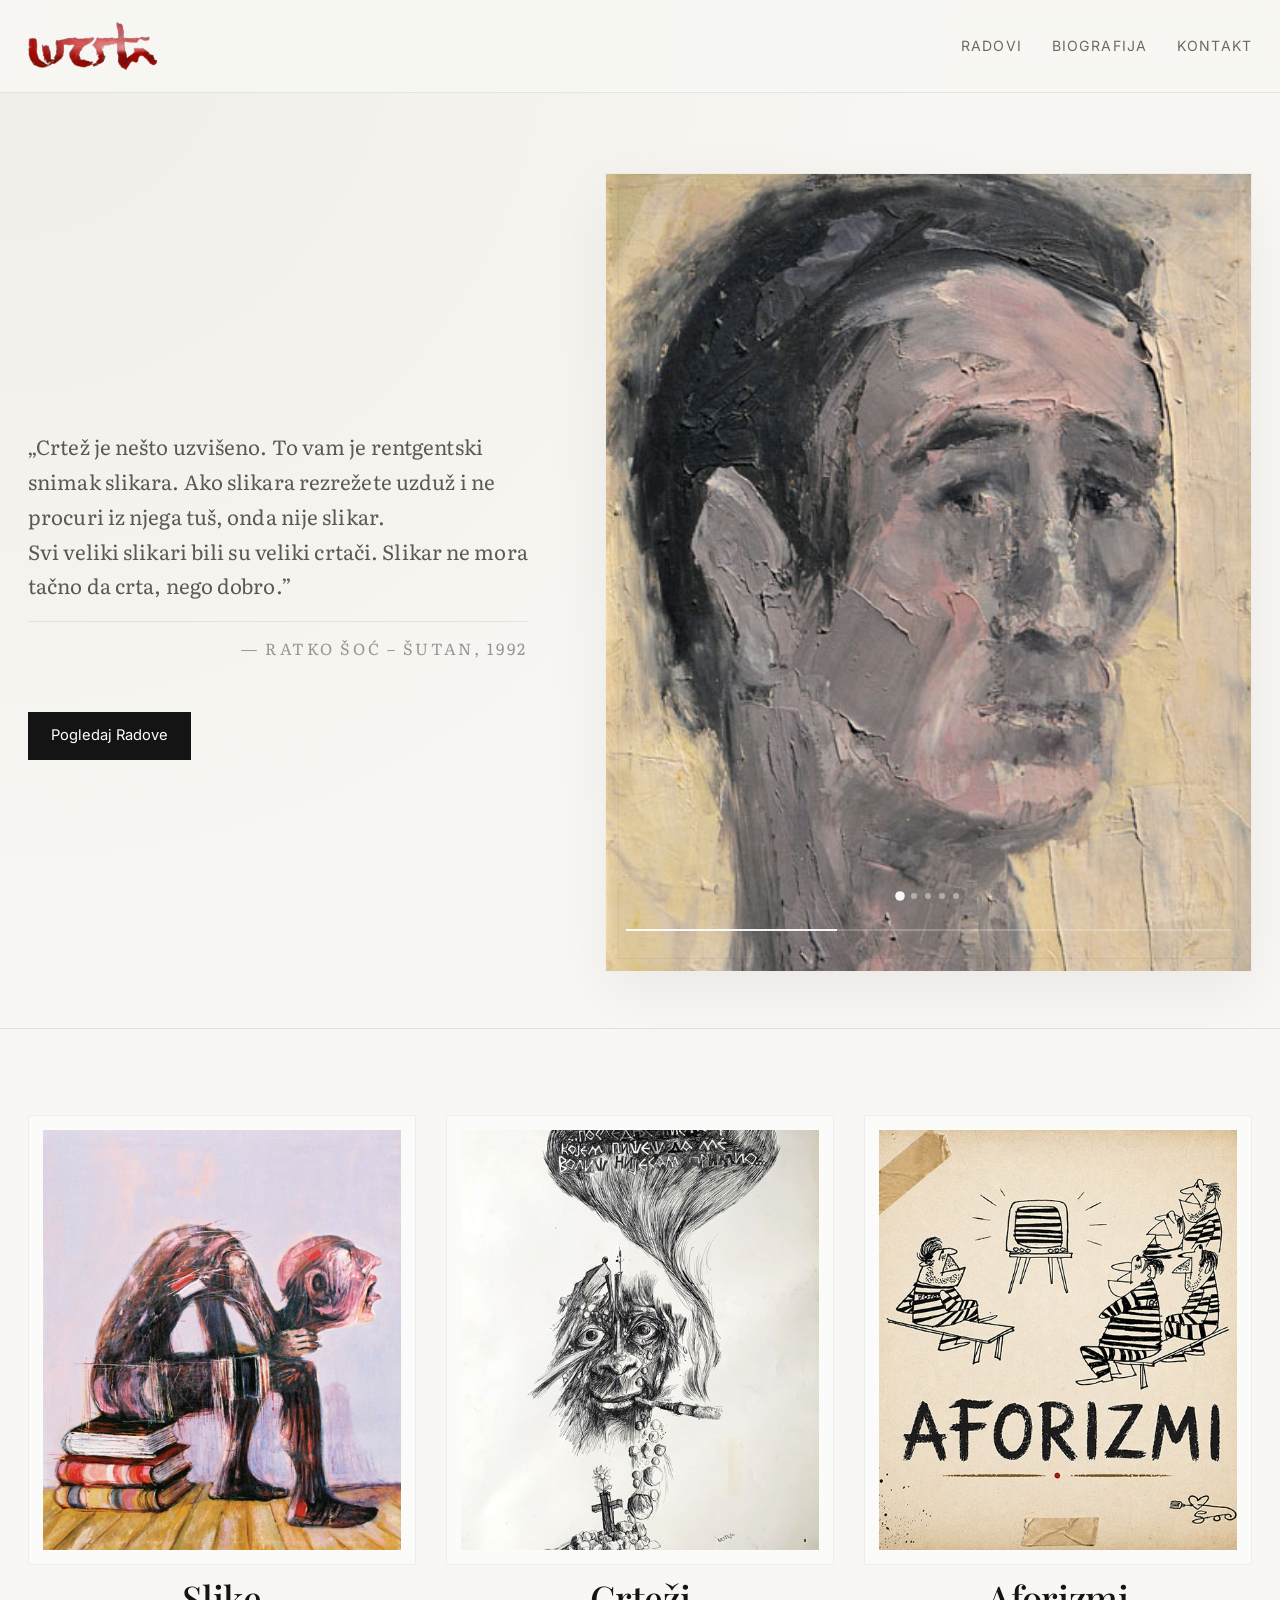
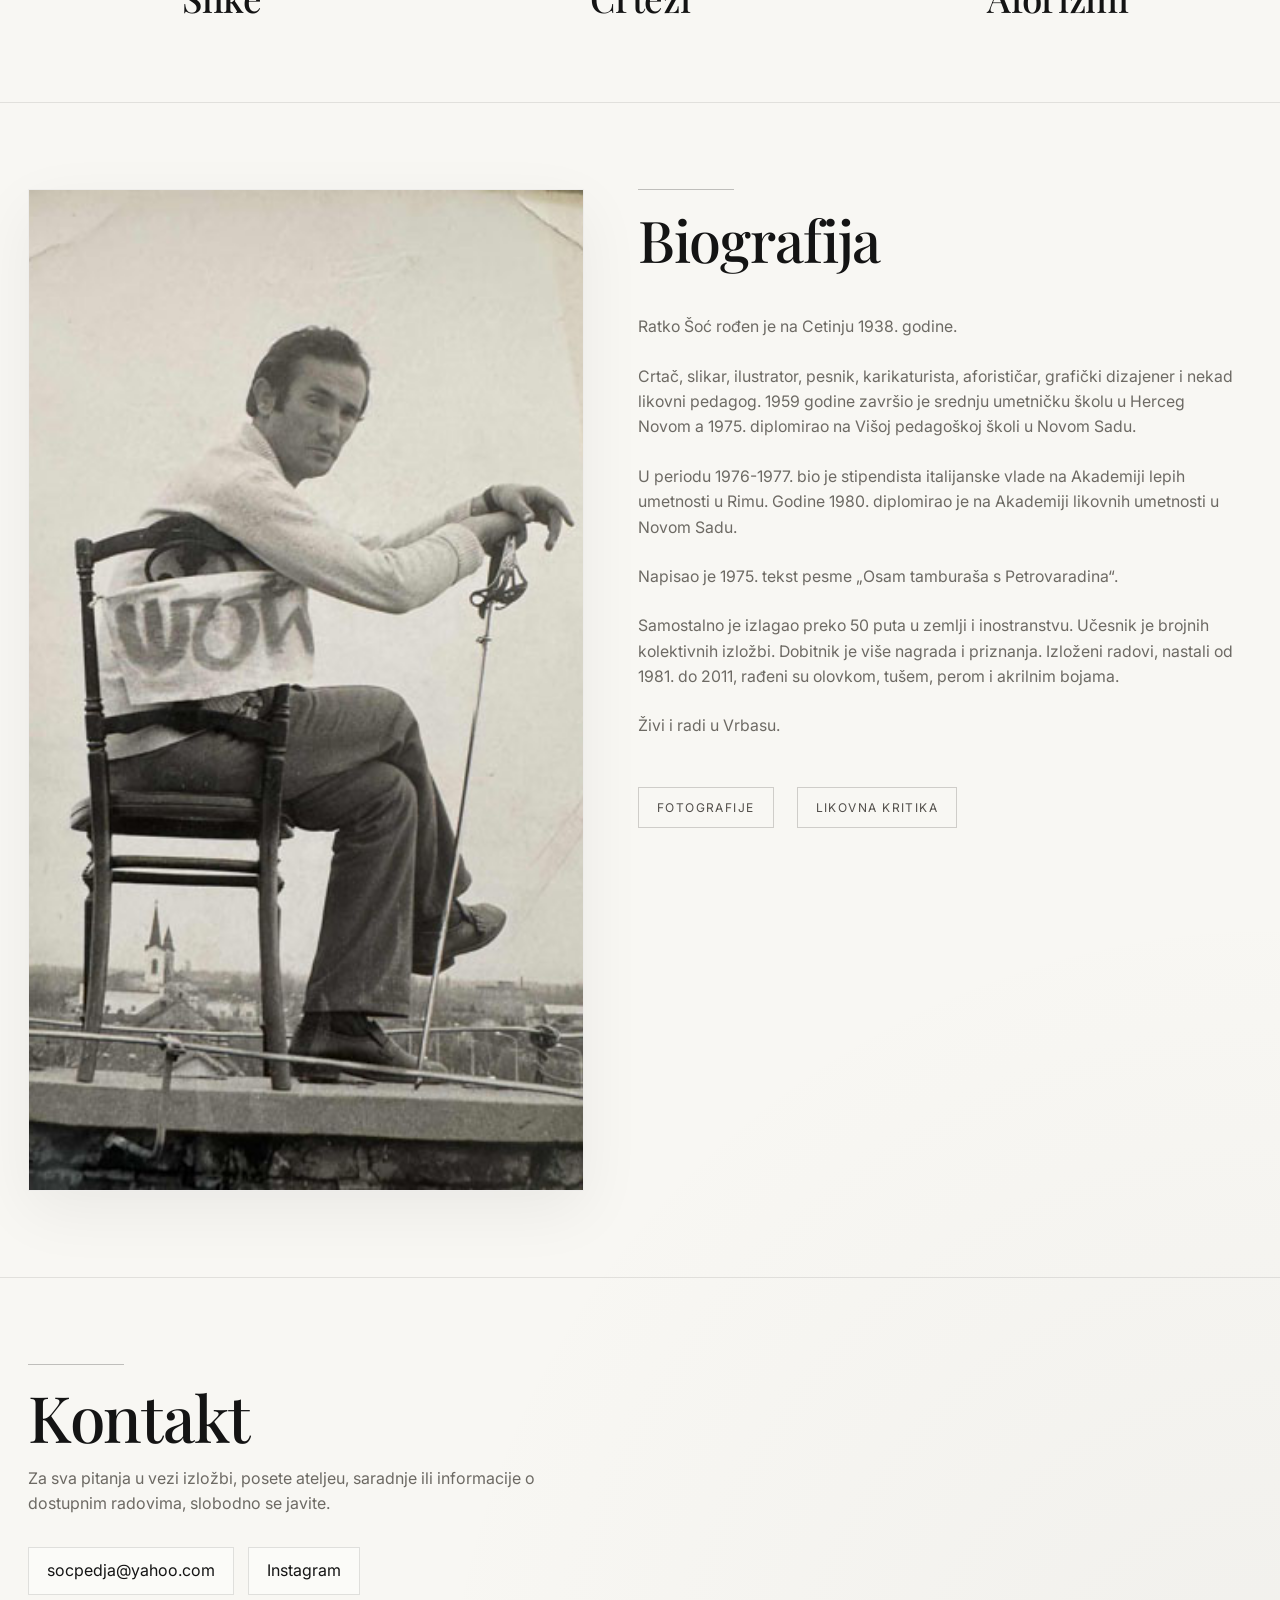
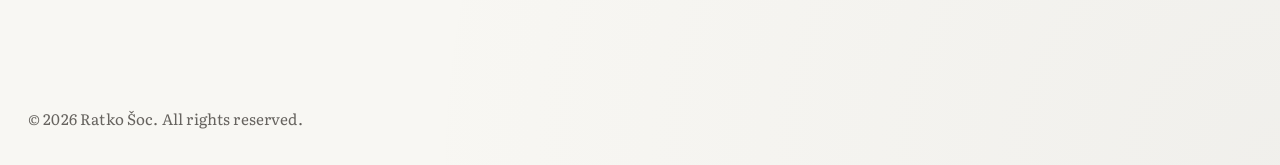
<file: index.html>
<!DOCTYPE html>

<html lang="sr">
<head>
<meta charset="UTF-8"/>
<meta content="width=device-width, initial-scale=1.0" name="viewport"/>
<title>Ratko Šoć — Slike, crteži, aforizmi i biografija</title>
<meta content="Zvanični sajt umetnika Ratka Šoća sa izborom slika, crteža, aforizama, biografijom i kontakt informacijama." name="description"/>

<link href="https://fonts.googleapis.com" rel="preconnect"/>
<link crossorigin="" href="https://fonts.gstatic.com" rel="preconnect"/>
<link href="https://fonts.googleapis.com/css2?family=Cormorant+Garamond:wght@400;500;600&family=Inter:wght@400;500;600&family=Playfair+Display:wght@400;500;600&display=swap" rel="stylesheet"/>
<link href="https://fonts.googleapis.com/css2?family=Literata:wght@400;500&amp;display=swap" rel="stylesheet"/>
<link href="style.css" rel="stylesheet"/>
<link href="https://ratkosoc.com/" rel="canonical"/>
<meta content="index,follow,max-image-preview:large" name="robots"/>
<meta content="Ratko Šoć" name="author"/>
<meta content="#f8f7f3" name="theme-color"/>
<meta content="summary_large_image" name="twitter:card"/>
<meta content="Ratko Šoć — Slike, crteži, aforizmi i biografija" name="twitter:title"/>
<meta content="Zvanični sajt umetnika Ratka Šoća sa izborom slika, crteža, aforizama, biografijom i kontakt informacijama." name="twitter:description"/>
<meta content="website" property="og:type"/><meta content="sr_RS" property="og:locale"/>
<meta content="Ratko Šoć" property="og:site_name"/>
<meta content="Ratko Šoć — Slike, crteži, aforizmi i biografija" property="og:title"/>
<meta content="Zvanični sajt umetnika Ratka Šoća sa izborom slika, crteža, aforizama, biografijom i kontakt informacijama." property="og:description"/>
<meta content="https://ratkosoc.com/" property="og:url"/>
<meta property="og:image" content="https://ratkosoc.com/images/og/og-image.jpg">
<meta property="og:image:secure_url" content="https://ratkosoc.com/images/og/og-image.jpg">
<meta property="og:image:type" content="image/jpeg">
<meta property="og:image:width" content="1200">
<meta property="og:image:height" content="630">

<meta name="twitter:image" content="https://ratkosoc.com/images/og/og-image.jpg">
<script type="application/ld+json">
{
  "@context": "https://schema.org",
  "@type": "Person",
  "name": "Ratko Šoć",
  "alternateName": ["Ratko Šoć – Šutan", "Ratko Soc"],
  "url": "https://ratkosoc.com/",
  "image": "https://ratkosoc.com/images/thumbs/fotografije/ratko-soc-zgrada-thumbs.jpg",
  "jobTitle": "Slikar, crtač, ilustrator, pesnik i karikaturista",
  "nationality": "Serbian",
  "birthPlace": "Cetinje, Montenegro",
  "birthDate": "1938",
  "description": "Serbian painter, draughtsman, illustrator, caricaturist and aphorist. Born in Cetinje in 1938, lives and works in Vrbas.",
  "sameAs": [
    "https://instagram.com/"
  ]
}
</script>

<link rel="icon" type="image/png" sizes="32x32" href="/favicon-32x32.png">
<link rel="icon" type="image/png" sizes="16x16" href="/favicon-16x16.png">
<link rel="apple-touch-icon" sizes="180x180" href="/apple-touch-icon.png">
</head>
<body>
<header class="site-header">
<div class="container header-inner">
<a aria-label="Ratko Šoc home" class="brand brand-signature" href="index.html#home">
<img alt="Ratko Šoc signature" class="signature-mark" decoding="async" height="80" src="images/sutan potpis.png" width="320"/>
</a>
<!-- 
      <button class="nav-toggle" type="button" aria-expanded="false" aria-controls="site-nav">
        Radovi
      </button>  proveriti ovo ispod pa ako se ne svidja vratiti na ovo-->
<button aria-controls="mobile-works-panel" aria-expanded="false" class="nav-toggle works-toggle" type="button">
  Pogledaj radove
</button>
<nav class="nav" id="site-nav">
<a href="#works">Radovi</a>
<a href="#about">Biografija</a>
<!-- <a href="#exhibitions">Izložbe</a> -->
<a href="#contact">Kontakt</a>
</nav>
<div aria-hidden="true" class="mobile-works-panel" id="mobile-works-panel">
<a href="paintings.html">Slike</a>
<a href="drawings.html">Crteži</a>
<a href="aforizmi.html">Aforizmi</a>
</div>
</div>
</header>
<main>
<section class="hero" id="home">
<div class="container hero-grid">
<div class="hero-copy">

<blockquote class="artist-quote">
<p>
          „Crtež je nešto uzvišeno. To vam je rentgentski snimak slikara. Ako slikara
          rezrežete uzduž i ne procuri iz njega tuš, onda nije slikar. </p>
<p class="quote-margin">Svi veliki
          slikari bili su veliki crtači. Slikar ne mora tačno da crta, nego dobro.” 
        </p>
<footer>— Ratko Šoć – Šutan, 1992</footer>
</blockquote>
<div class="hero-actions">
<a class="button" href="#works">Pogledaj Radove</a>
<!-- <a class="button-secondary" href="#about">Biografija</a> -->
</div>
</div>
<figure class="hero-figure hero-carousel">
<div class="hero-carousel-track">
<div class="hero-slide active">
<img alt="Autoportret, slika Ratka Šoća" decoding="async" fetchpriority="high" height="1000" loading="eager" src="images/thumbs/platno/ratko-soc-autoportret-thumbs.jpg" width="800"/>
</div>
<div class="hero-slide">
<img alt="Akordi, slika Ratka Šoća" decoding="async" height="1000" loading="lazy" src="images/thumbs/platno/ratko-soc-akordi-thumbs.jpg" width="800"/>
</div>
<div class="hero-slide">
<img alt="Slika Ratka Šoća" decoding="async" height="1000" loading="lazy" src="images/thumbs/platno/ratko-soc-neznam-naziv-thumbs.jpg" width="800"/>
</div>
<div class="hero-slide">
<img alt="Mislilac, slika Ratka Šoća" decoding="async" height="1000" loading="lazy" src="images/thumbs/platno/ratko-soc-mislilac-thumbs.jpg" width="800"/>
</div>
<div class="hero-slide">
<img alt="Osam tamburaša, slika Ratka Šoća" decoding="async" height="1000" loading="lazy" src="images/thumbs/platno/ratko-soc-osam-tamburasa-triptih-thumbs.jpg" width="800"/>
</div>
</div>
<div class="hero-progress">
<div class="hero-progress-bar" id="heroProgress"></div>
</div>
<div class="hero-dots">
<button aria-label="Go to slide 1" class="hero-dot active" data-slide="0" type="button"></button>
<button aria-label="Go to slide 2" class="hero-dot" data-slide="1" type="button"></button>
<button aria-label="Go to slide 3" class="hero-dot" data-slide="2" type="button"></button>
<button aria-label="Go to slide 4" class="hero-dot" data-slide="3" type="button"></button>
<button aria-label="Go to slide 5" class="hero-dot" data-slide="4" type="button"></button>
</div>
<!-- <figcaption class="hero-caption">
            <span>Featured works</span>
            <span>Oil on canvas</span>
          </figcaption> -->
</figure>
</div>
</section>
<section class="section" id="works">
<div class="container">
<!-- <div class="section-head">
          <h2>Works</h2>
          <p>
            Three distinct sections of the artist’s practice, each opening into its own dedicated gallery.
          </p>
        </div> -->
<div class="entry-grid">
<a class="entry-card" href="paintings.html">
<div class="entry-media">
<img alt="Paintings by Ratko Šoc" decoding="async" height="1000" loading="lazy" src="images/thumbs/platno/ratko-soc-mislilac-thumbs.jpg" width="800"/>
</div>
<div class="entry-meta">
<h3>Slike</h3>
<!-- <span>pogledaj</span> -->
</div>
</a>
<a class="entry-card" href="drawings.html">
<div class="entry-media">
<img alt="Drawings by Ratko Šoc" decoding="async" height="1000" loading="lazy" src="images/thumbs/crtezi/ratko-soc-crtezi3-thumbs.jpg" width="800"/>
</div>
<div class="entry-meta">
<h3>Crteži</h3>
<!-- <span>Open gallery</span> -->
</div>
</a>
<a class="entry-card" href="aforizmi.html">
<div class="entry-media">
<img alt="Aforizmi by Ratko Šoc" decoding="async" height="1000" loading="lazy" src="images/aforizmi-main.jpg" width="800"/>
</div>
<div class="entry-meta">
<h3>Aforizmi</h3>
<!-- <span>Open gallery</span> -->
</div>
</a>
</div>
</div>
</section>
<section class="section" id="about">
<div class="container about-grid">
<div class="about-image">
<img alt="Representative work by Ratko Šoc" decoding="async" height="1000" loading="lazy" src="images/thumbs/fotografije/ratko-soc-zgrada-thumbs.jpg" width="800"/>
</div>
<div class="about-copy">
<h2>Biografija</h2>
<p>
           Ratko Šoć rođen je na Cetinju 1938. godine. 
          </p>
<p>
            Crtač, slikar, ilustrator, pesnik, karikaturista, aforističar, grafički dizajener i nekad likovni pedagog. 1959 godine završio je srednju umetničku školu u Herceg Novom a 1975. diplomirao na Višoj pedagoškoj školi u Novom Sadu.
          </p>
<p>
            U periodu 1976-1977. bio je stipendista italijanske vlade na Akademiji lepih umetnosti u Rimu. Godine 1980. diplomirao je na Akademiji likovnih umetnosti u Novom Sadu.
          </p>
<p>
Napisao je 1975. tekst pesme „Osam tamburaša s Petrovaradina“.
          </p>
<p>
            Samostalno je izlagao preko 50 puta u zemlji i inostranstvu. Učesnik je brojnih kolektivnih izložbi. Dobitnik je više nagrada i priznanja. 
Izloženi radovi, nastali od 1981. do 2011, rađeni su olovkom, tušem, perom i akrilnim bojama.

          </p>
<p>
            Živi i radi u Vrbasu.
          </p>
<div class="about-actions">
<a class="btn-ghost" href="fotografije.html">Fotografije</a>
<a href="kritika.html" class="btn-ghost">Likovna kritika</a>
</div>
</div>
</div>
</section>
<!-- <section class="section" id="exhibitions">
      <div class="container list-grid">
        <div class="list-block">
          <h3>Exhibitions</h3>
          <div class="list-item">
            <strong>Solo Exhibition Title</strong>
            <span>Belgrade, 2024</span>
          </div>
          <div class="list-item">
            <strong>Group Exhibition Title</strong>
            <span>Novi Sad, 2023</span>
          </div>
          <div class="list-item">
            <strong>Selected Presentation</strong>
            <span>Podgorica, 2022</span>
          </div>
        </div>

        <div class="list-block">
          <h3>Collections / Notes</h3>
          <div class="list-item">
            <strong>Private Collections</strong>
            <span>Add cities or countries here</span>
          </div>
          <div class="list-item">
            <strong>Publications</strong>
            <span>Add catalogues or press here</span>
          </div>
          <div class="list-item">
            <strong>Representation</strong>
            <span>Add gallery if applicable</span>
          </div>
        </div>
      </div>
    </section> -->
<section class="section" id="contact">
<div class="container">
<div class="contact-box">
<h2>Kontakt</h2>
<p>
        Za sva pitanja u vezi izložbi, posete ateljeu, saradnje ili informacije o dostupnim radovima, slobodno se javite.
          </p>
<div class="contact-links">
<a href="mailto:socpedja@yahoo.com">socpedja@yahoo.com</a>
<a href="https://instagram.com/" rel="noreferrer" target="_blank">Instagram</a>
</div>
</div>
</div>
</section>
</main>
<footer class="site-footer">
<div class="container">
      © <span id="year"></span> Ratko Šoc. All rights reserved.
    </div>
</footer>
<!-- LIKOVNA KRITIKA POPUP -->
<div class="kritika-overlay" id="kritikaOverlay">
<div class="kritika-modal">
<button class="kritika-close" id="closeKritika">Zatvori</button>
<div class="kritika-content">
<blockquote class="kritika-quote">
<h2>Oaza figuralne umetnosti</h2>
<p>
          Povodom pedeset godina stvaralaštva slikara i crtača Ratka Šoća izašla je monografija i u novembru bila priređena njegova retrospektiva u Galeriji Doma vojske u Beogradu.
        </p>
<p>
          Šoć jedan od onih crnogorskih barbanogenija koji su osvojili Beograd i Evropu vulkanskom maštom i osećanjem za likovnost. Rođen na Cetinju 1938.godine,završio Akademiju likovnih umetnosti u Novom Sadu,ali se nije poveo za trivijalnim u urbanom. Slikajući a još pre crtajući unutrašnju istoriju čoveka, njegovo rvanje sa smrću, Šoćove vizije sumarno obuhvataju ljudsku istoiju kao apokaliptičku i eshatološku.
        </p>
<p>
          Sasvim drugačije od savremena holivudske estetike koja je osvojila i svetsku fantastičnu umetnost, njegove slike su ispovest jednog usamljenika,Robinzona u Panonskom moru, u pustoši i otuđenosti ovoga vremena.
        </p>
<p>
          Zato što, kako bi Pikaso rekao, slika jer nosi sunce u stomaku, Šoć nije grozni likovni sudija, već i poeta koji poznaje čari nage žene, lepotu ptice i snenog pogleda. U njemu se bore anđeo i demon,a rezultat te borbe za ljudsko srce su njegove slike i crteži.
        </p>
<footer>— Dejan Đorić, likovni kritičar. Beograd 2009.</footer>
</blockquote>
</div>
</div>
</div>
<script src="app.js"></script>
</body>
</html>
</file>
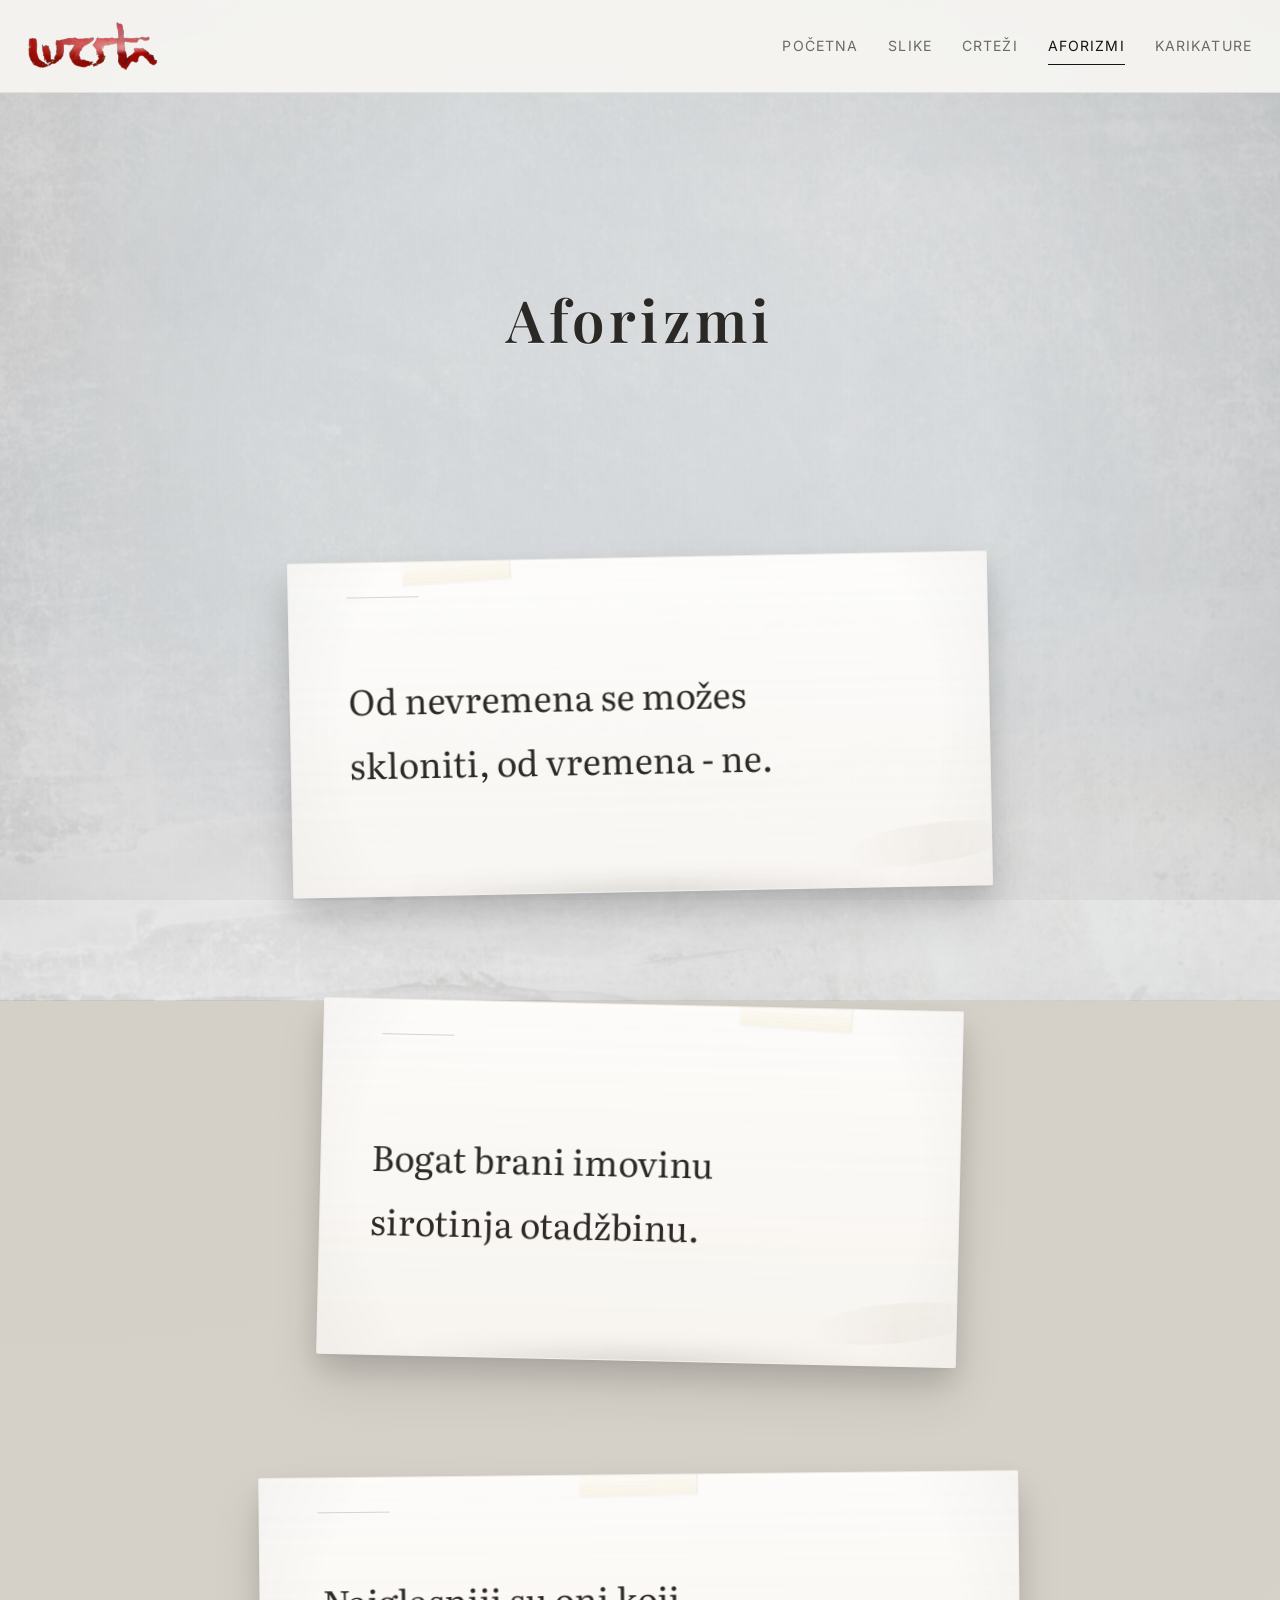
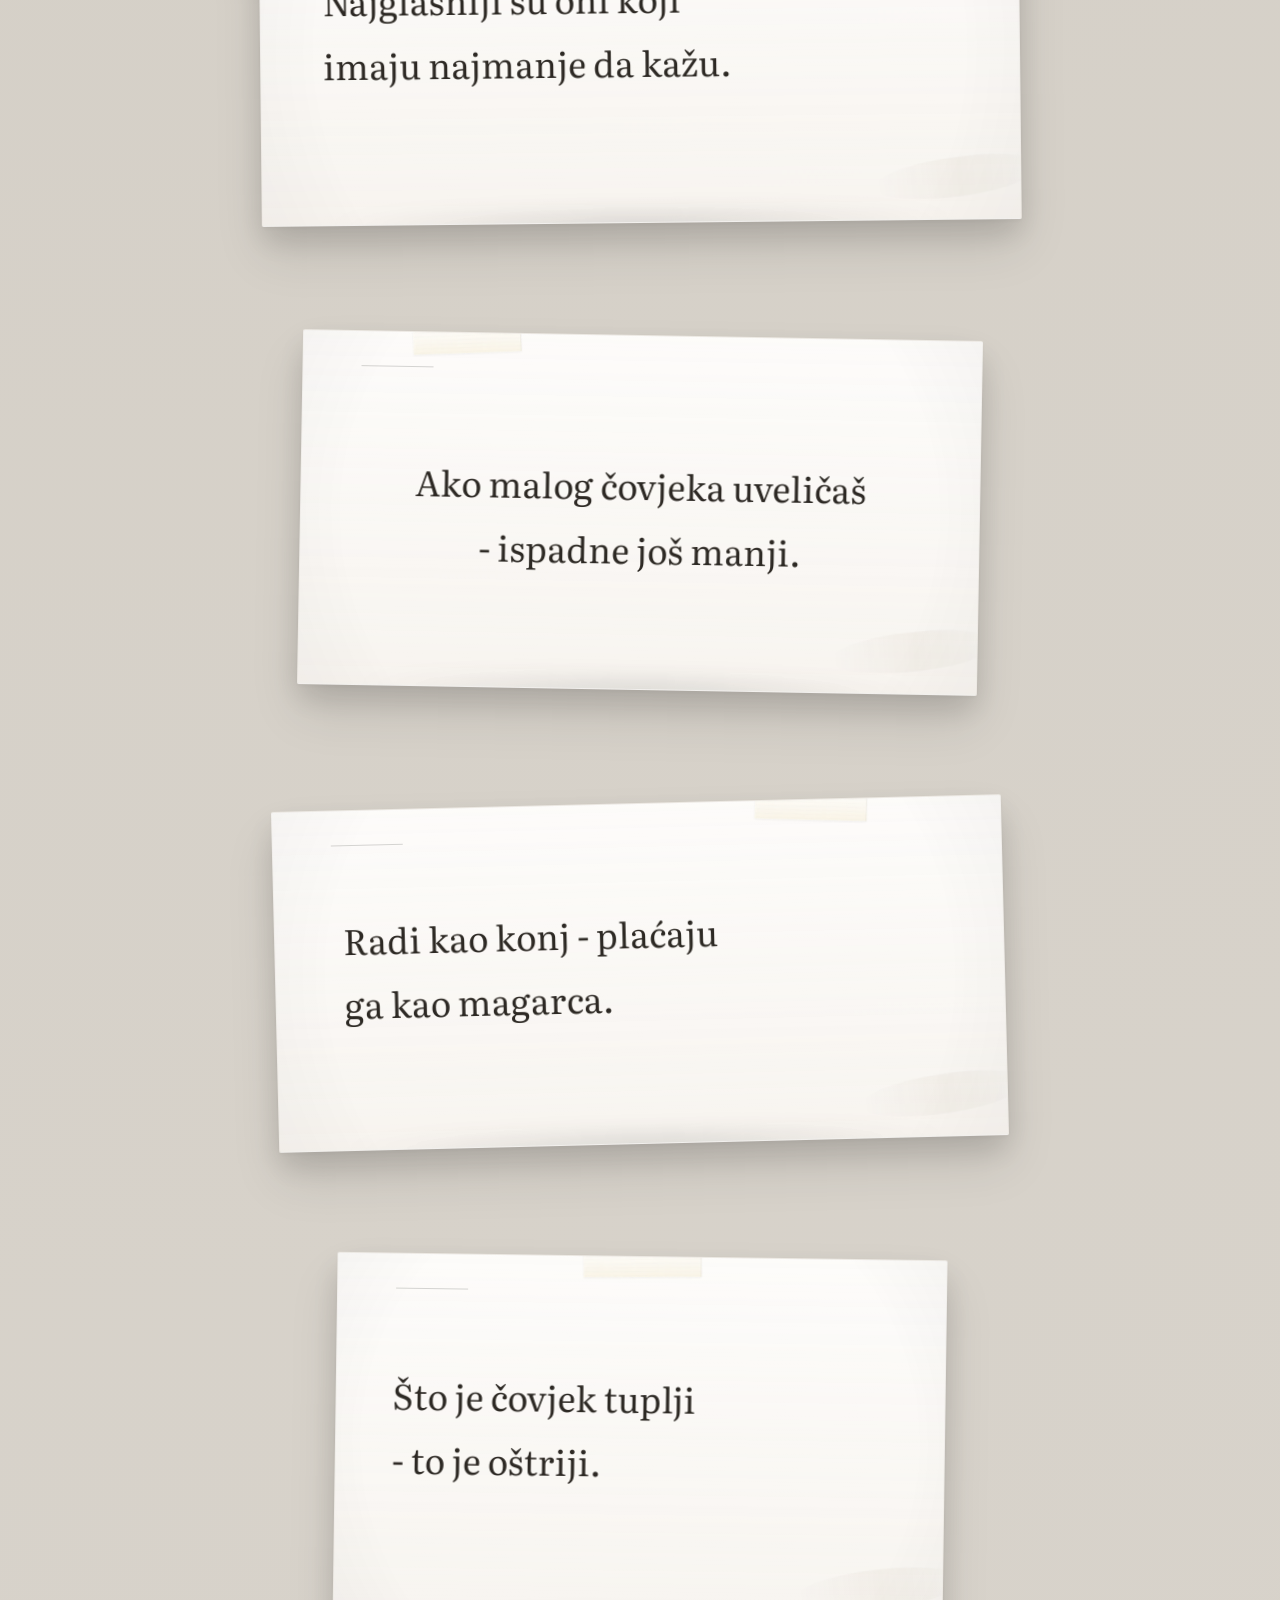
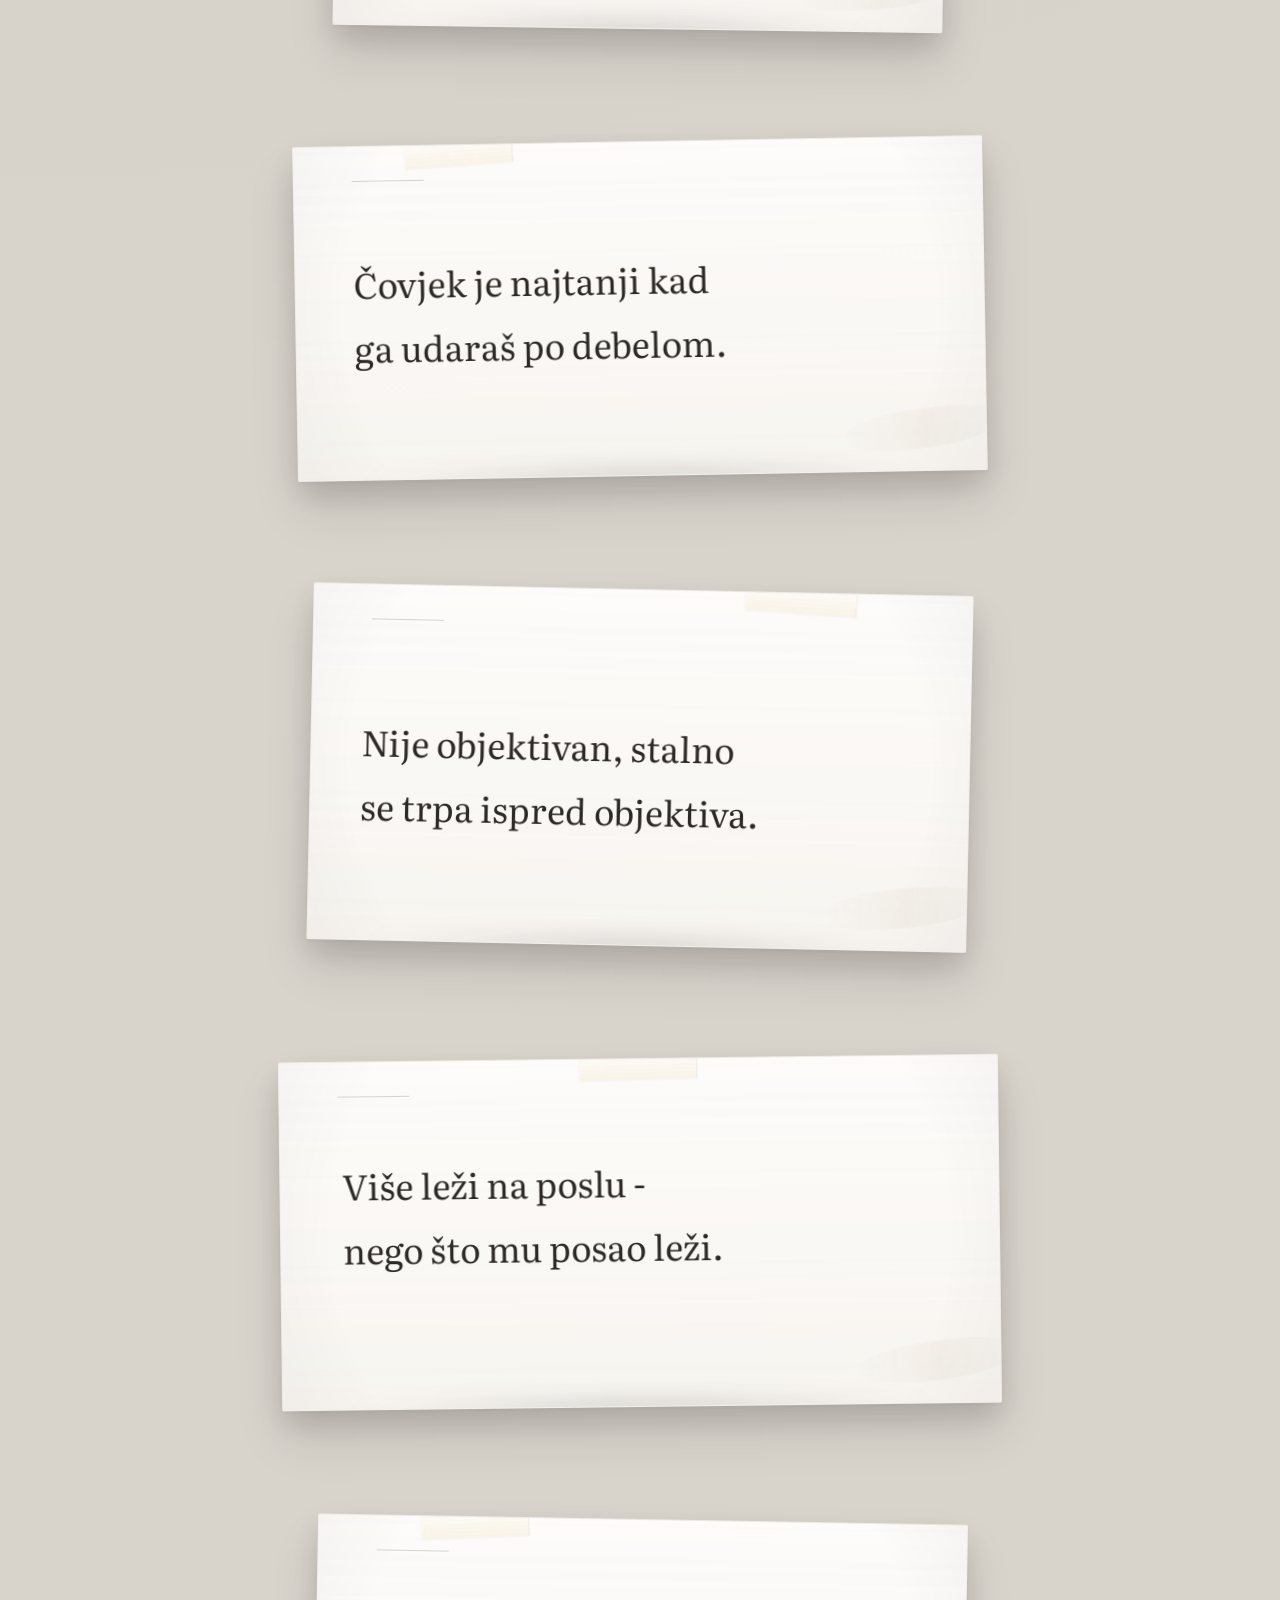
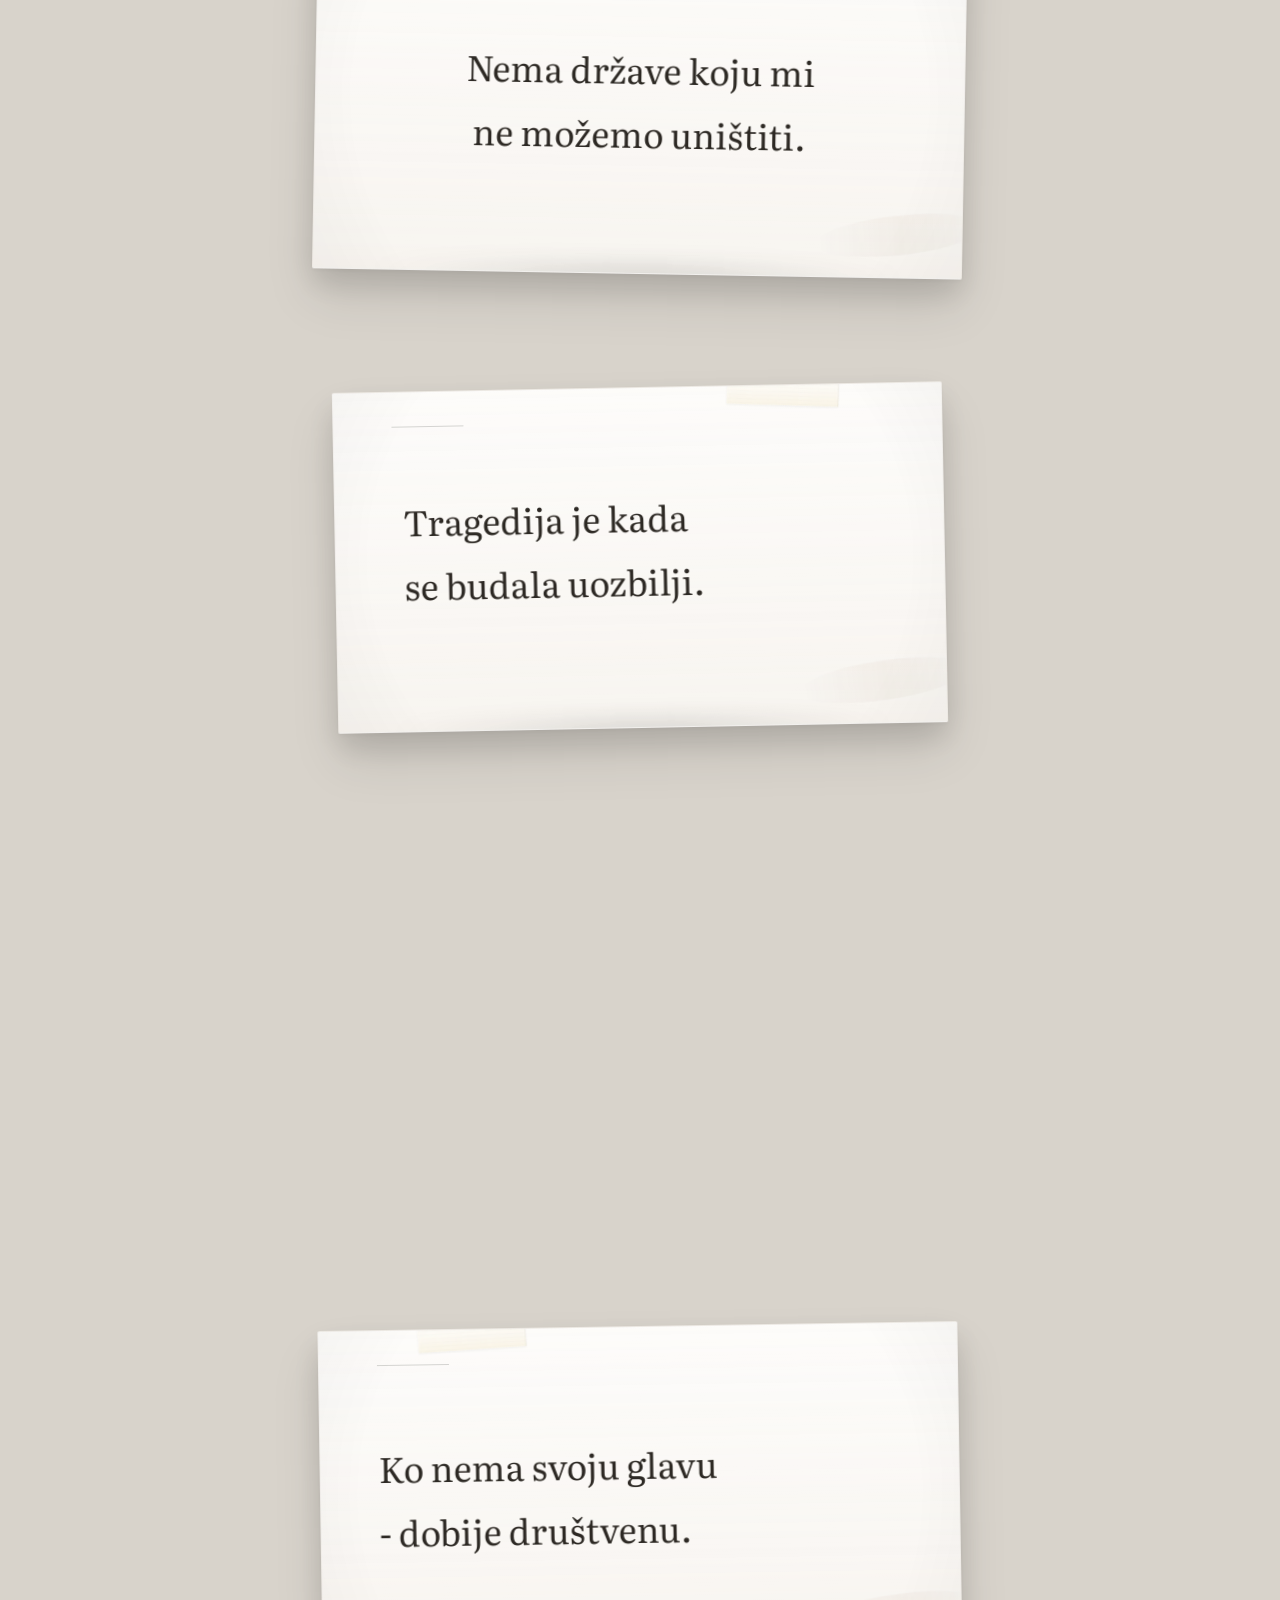
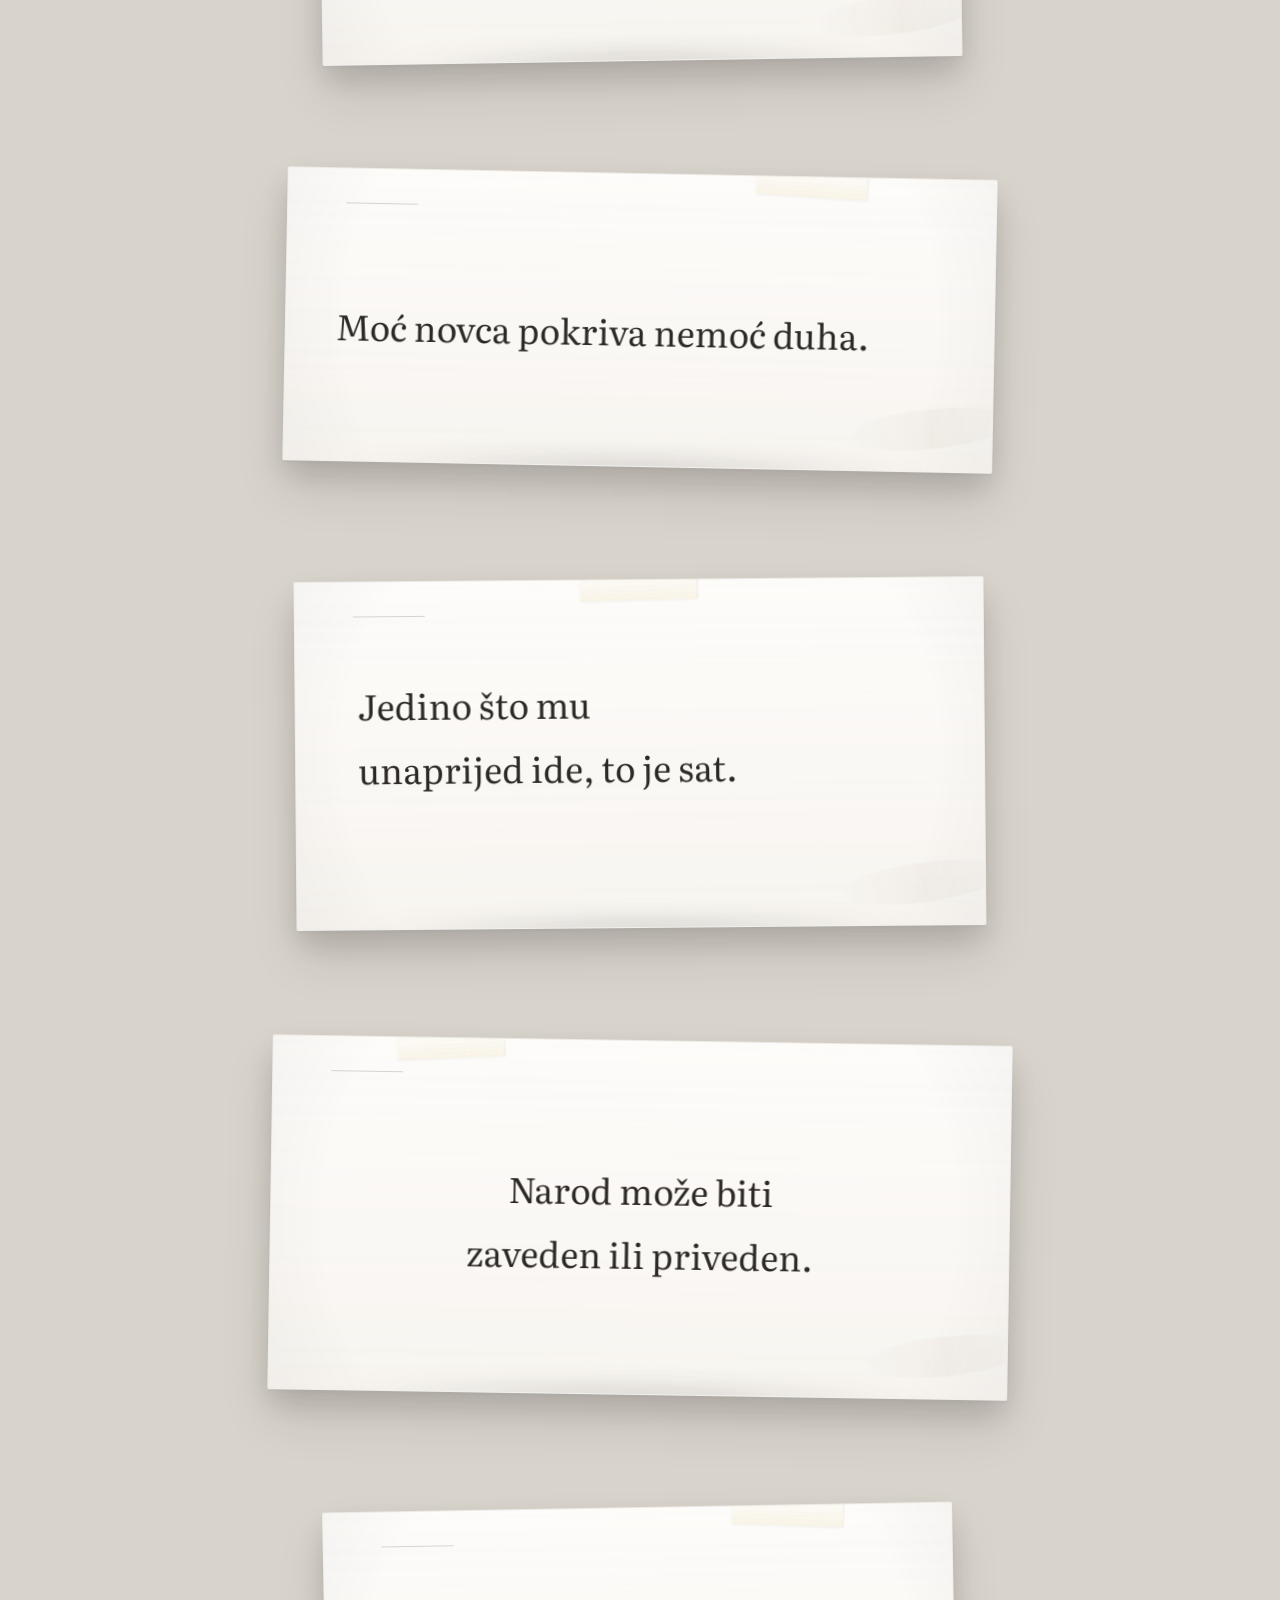
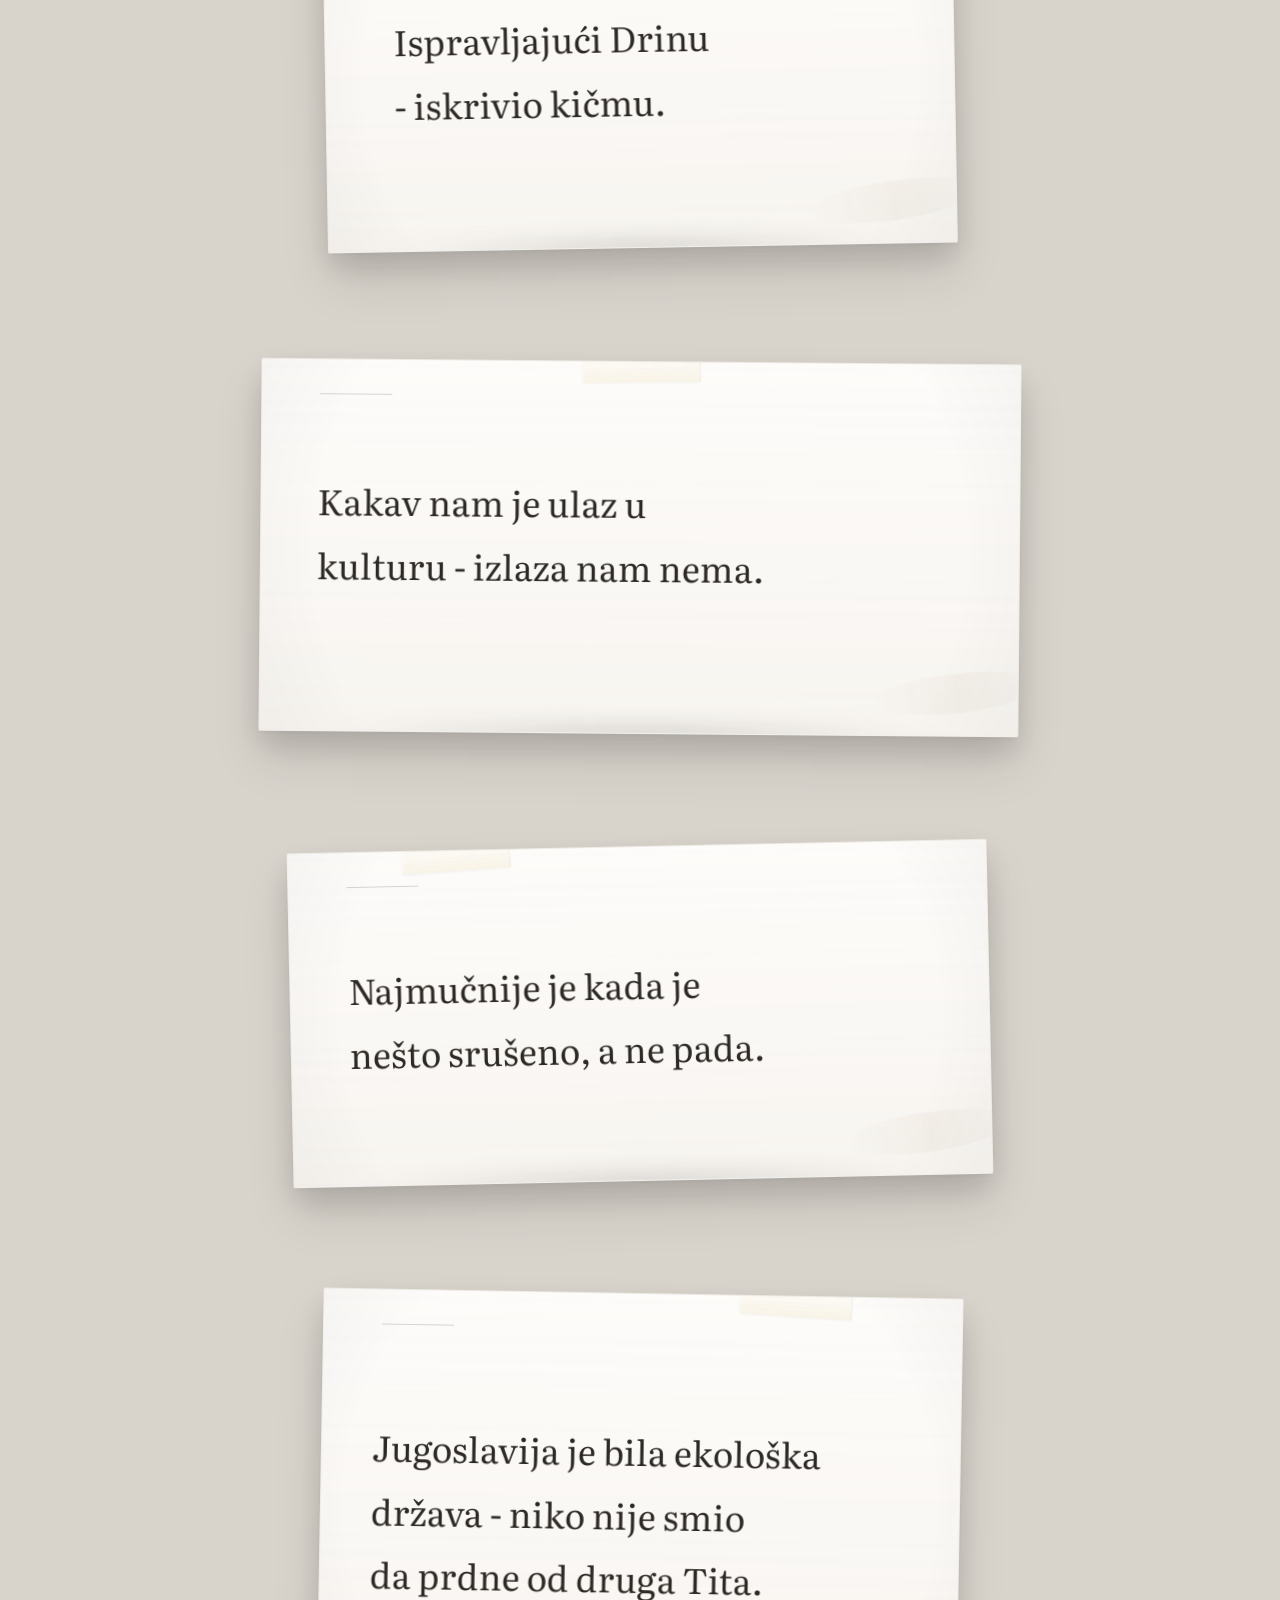
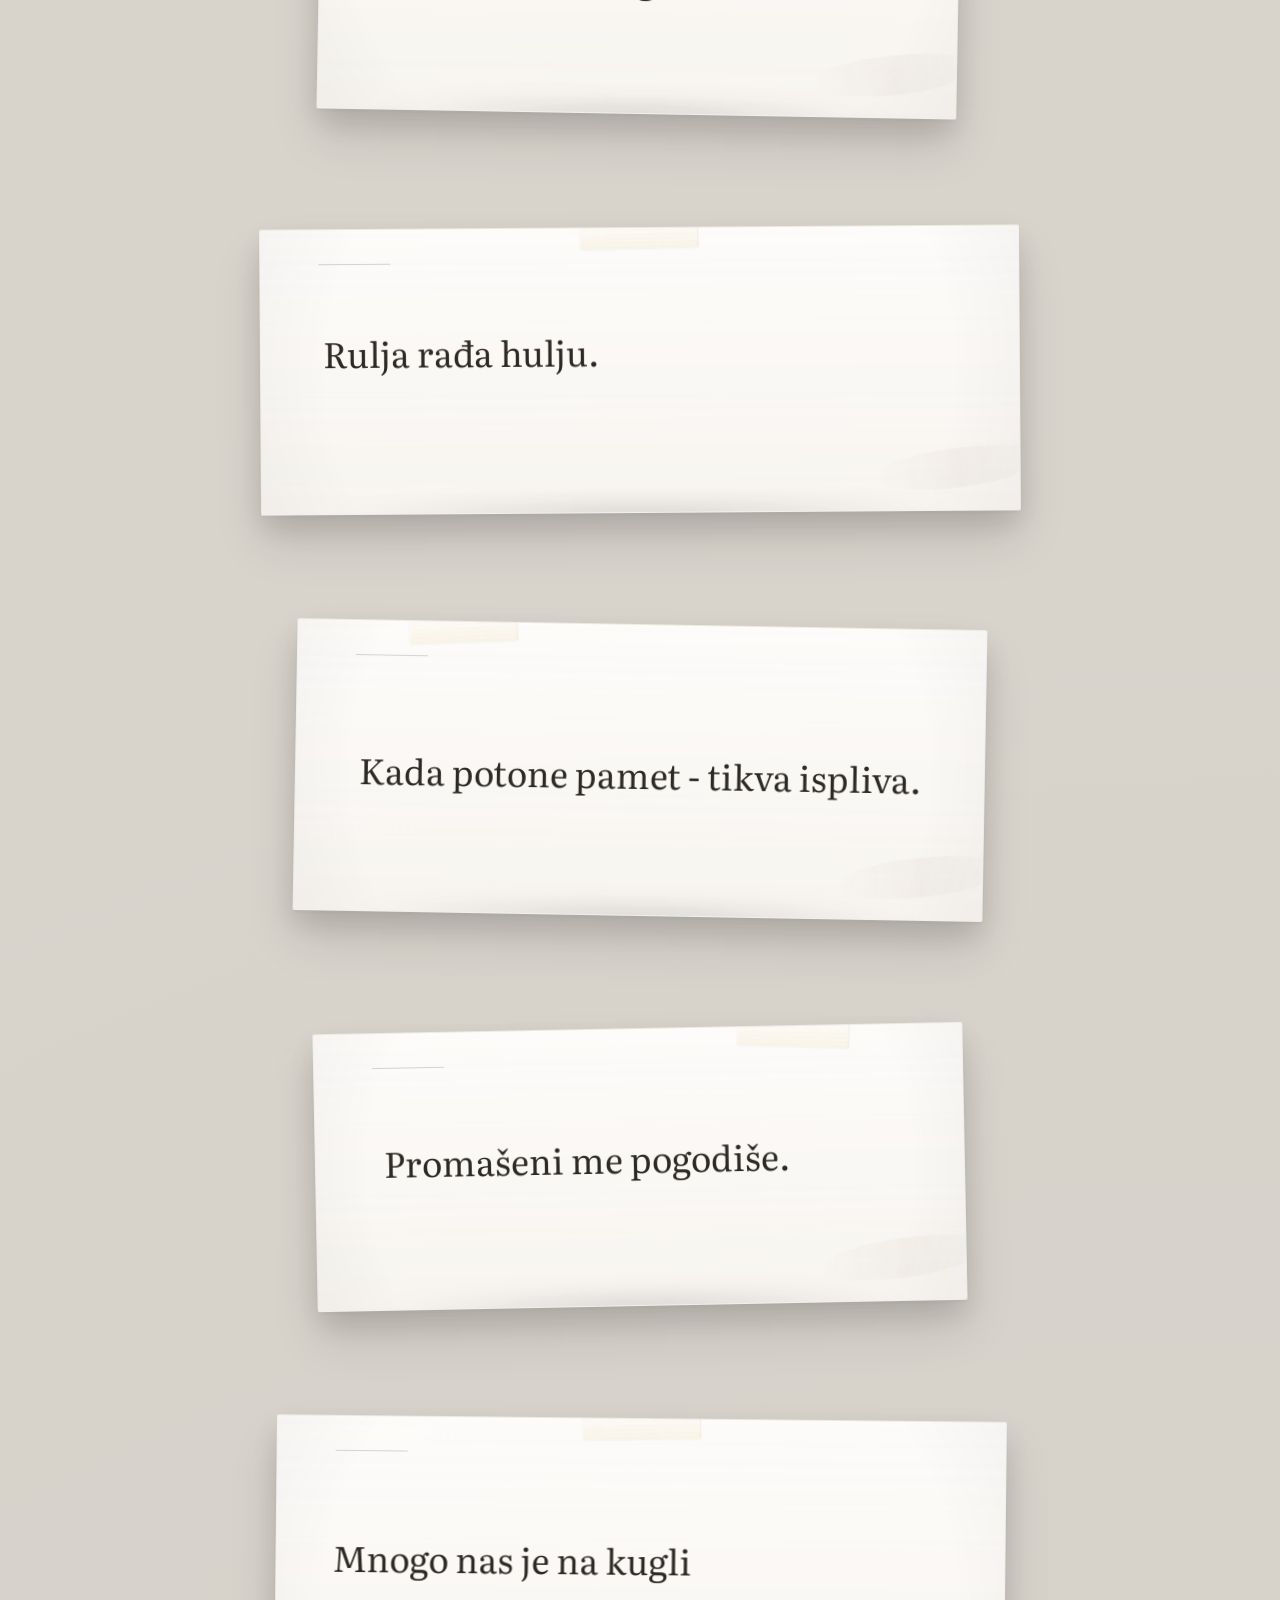
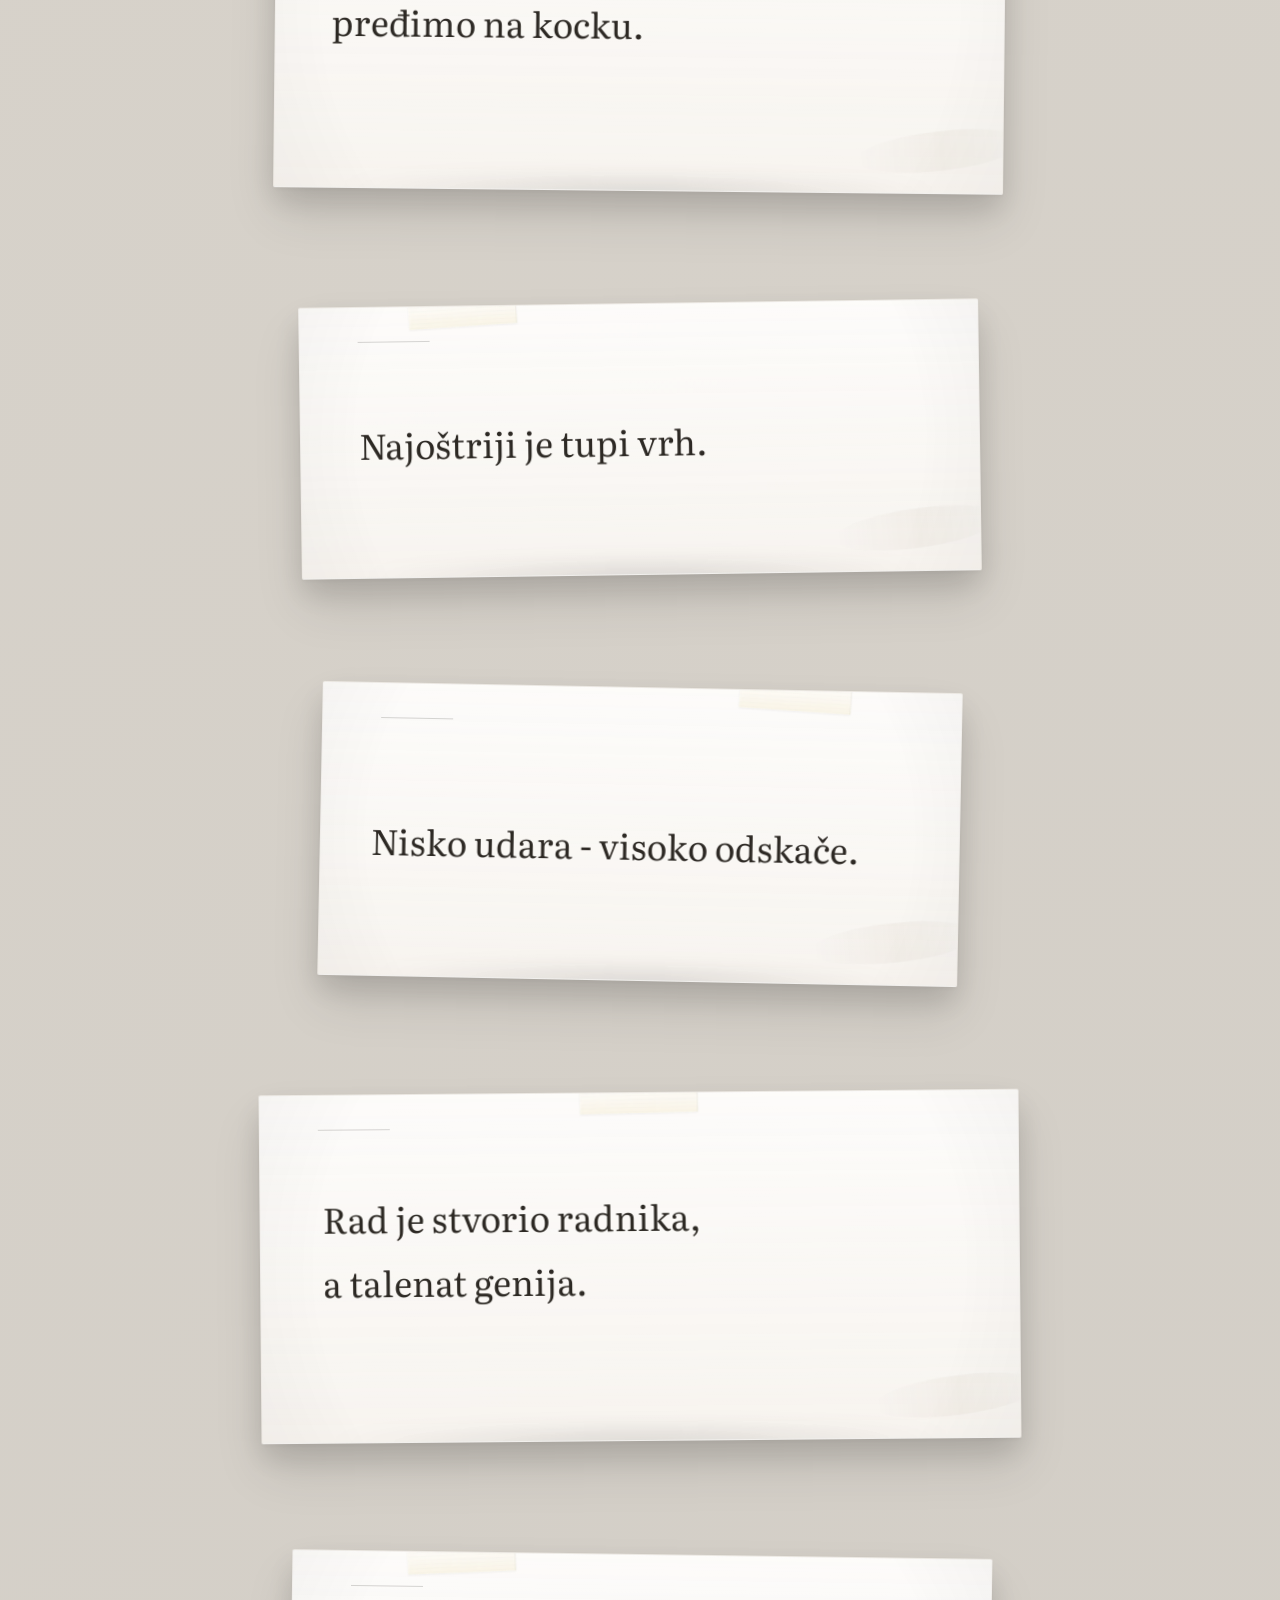
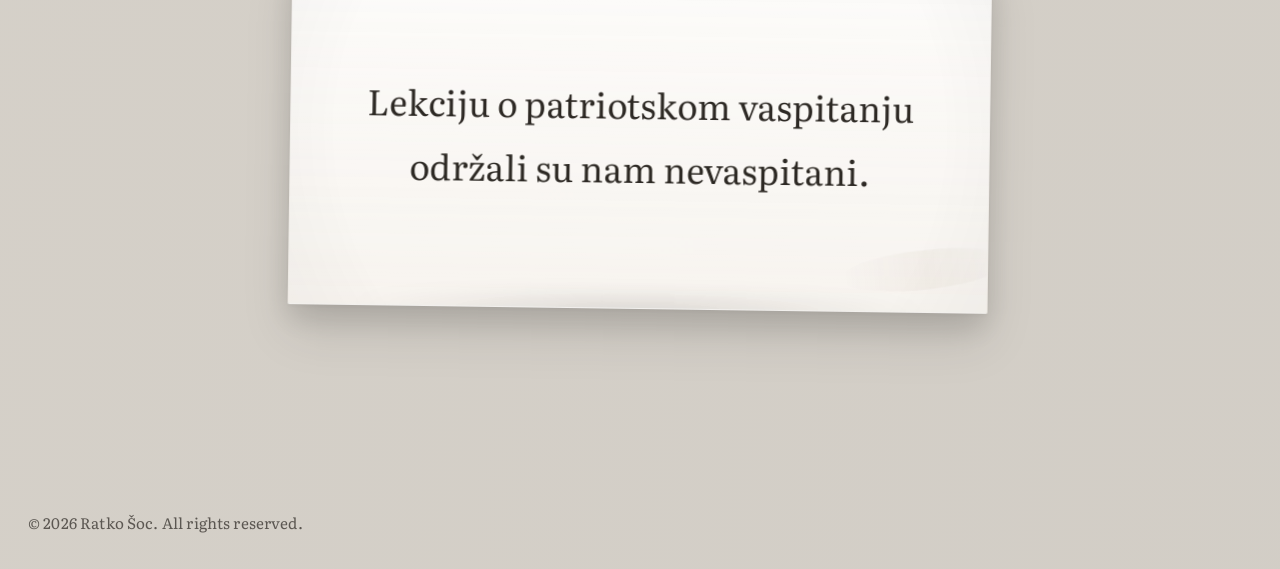
<file: aforizmi.html>
<!DOCTYPE html>

<html lang="sr">
<head>
<meta charset="UTF-8"/>
<meta content="width=device-width, initial-scale=1.0" name="viewport"/>
<meta property="og:title" content="Ratko Šoc" />
<meta property="og:description" content="Slikarstvo, crteži i aforizmi Ratka Šoca" />
<meta property="og:image" content="https://ratkosoc.com/images/og/og-image.jpg" />
<meta property="og:url" content="https://ratkosoc.com/" />
<meta property="og:type" content="website" />
<title>Aforizmi — Ratko Šoć</title>
<meta content="Izbor aforizama Ratka Šoća u pažljivo oblikovanom prikazu za čitanje." name="description"/>
<link href="https://fonts.googleapis.com" rel="preconnect"/>
<link crossorigin="" href="https://fonts.gstatic.com" rel="preconnect"/>
<link href="https://fonts.googleapis.com/css2?family=Cormorant+Garamond:wght@400;500;600&family=Inter:wght@400;500;600&family=Playfair+Display:wght@400;500;600&display=swap" rel="stylesheet"/>
<link href="https://fonts.googleapis.com/css2?family=Literata:wght@400;500&amp;display=swap" rel="stylesheet"/>
<link href="style.css" rel="stylesheet"/>
<link href="https://ratkosoc.com/aforizmi.html" rel="canonical"/><meta content="index,follow,max-image-preview:large" name="robots"/><meta content="Ratko Šoć" name="author"/><meta content="#f8f7f3" name="theme-color"/><meta content="summary_large_image" name="twitter:card"/><meta content="Aforizmi — Ratko Šoć" name="twitter:title"/><meta content="Izbor aforizama Ratka Šoća u pažljivo oblikovanom prikazu za čitanje." name="twitter:description"/><meta content="website" property="og:type"/><meta content="sr_RS" property="og:locale"/><meta content="Ratko Šoć" property="og:site_name"/><meta content="Aforizmi — Ratko Šoć" property="og:title"/><meta content="Izbor aforizama Ratka Šoća u pažljivo oblikovanom prikazu za čitanje." property="og:description"/><meta content="https://ratkosoc.com/aforizmi.html" property="og:url"/><meta content="https://ratkosoc.com/images/aforizmi-main.jpg" property="og:image"/><script type="application/ld+json">{"@context": "https://schema.org", "@type": "CollectionPage", "name": "Aforizmi — Ratko Šoć", "url": "https://ratkosoc.com/aforizmi.html", "description": "Izbor aforizama Ratka Šoća u pažljivo oblikovanom prikazu za čitanje."}</script><meta content="https://ratkosoc.com/images/aforizmi-main.jpg" name="twitter:image"/></head>
<body class="aforizmi-page">
<div class="aforizmi-bg-texture" id="aforizmiBgTexture"></div>
<div class="aforizmi-bg-vignette"></div>
<div class="aforizmi-bg-soften"></div>
<header class="site-header">
<div class="container header-inner">
<a aria-label="Ratko Šoc home" class="brand brand-signature" href="index.html">
<img alt="Ratko Šoc signature" class="signature-mark" decoding="async" height="80" src="images/sutan potpis.png" width="320"/>
</a>
<a aria-label="Povratak na početnu" class="nav-toggle gallery-home-link" href="index.html">
  Početna
</a>
<nav class="nav" id="site-nav">
<a href="index.html">Početna</a>
<a href="paintings.html">Slike</a>
<a href="drawings.html">Crteži</a>
<a class="is-current" href="aforizmi.html">Aforizmi</a>
<a href="karikature.html">Karikature</a>
</nav>
</div>
</header>
<main class="aforizmi-main">
<section class="aforizmi-hero section">
<div class="container">
<!-- <span class="eyebrow">Misli i zapisi</span> -->
<h1>Aforizmi</h1>
<!-- <p>Više volim da se smiju na moj račun, nego na moj žiro račun broj</p> -->
</div>
</section>
<section class="aforizmi-list section">
<div class="container">
<div class="aforizmi-item">
<div class="aforizmi-paper-wrap r1">
<article class="aforizmi-paper paper-a align-left airy signature-left">
<span class="aforizmi-tape left"></span>
<span class="aforizmi-line"></span>
<span class="aforizmi-brush"></span>
<span class="aforizmi-paper-shadow"></span>
<div class="aforizmi-content">
<div class="aforizmi-text">Od nevremena se možes skloniti, od vremena - ne.</div>
</div>
</article>
</div>
</div>
<div class="aforizmi-item">
<div class="aforizmi-paper-wrap r2">
<article class="aforizmi-paper paper-d align-left tight signature-right">
<span class="aforizmi-tape right"></span>
<span class="aforizmi-line"></span>
<span class="aforizmi-brush"></span>
<span class="aforizmi-paper-shadow"></span>
<div class="aforizmi-content">
<div class="aforizmi-text">Bogat brani imovinu sirotinja otadžbinu.</div>
</div>
</article>
</div>
</div>
<div class="aforizmi-item">
<div class="aforizmi-paper-wrap r3">
<article class="aforizmi-paper paper-c align-left signature-left">
<span class="aforizmi-tape center"></span>
<span class="aforizmi-line"></span>
<span class="aforizmi-brush"></span>
<span class="aforizmi-paper-shadow"></span>
<div class="aforizmi-content">
<div class="aforizmi-text">Najglasniji su oni koji imaju najmanje da kažu.</div>
</div>
</article>
</div>
</div>
<div class="aforizmi-item">
<div class="aforizmi-paper-wrap r4">
<article class="aforizmi-paper paper-b align-center tight signature-right">
<span class="aforizmi-tape left"></span>
<span class="aforizmi-line"></span>
<span class="aforizmi-brush"></span>
<span class="aforizmi-paper-shadow"></span>
<div class="aforizmi-content">
<div class="aforizmi-text">Ako malog čovjeka uveličaš - ispadne još manji.</div>
</div>
</article>
</div>
</div>
<div class="aforizmi-item">
<div class="aforizmi-paper-wrap r5">
<article class="aforizmi-paper paper-e align-left airy signature-left">
<span class="aforizmi-tape right"></span>
<span class="aforizmi-line"></span>
<span class="aforizmi-brush"></span>
<span class="aforizmi-paper-shadow"></span>
<div class="aforizmi-content">
<div class="aforizmi-text">Radi kao konj - plaćaju ga kao magarca.</div>
</div>
</article>
</div>
</div>
<div class="aforizmi-item">
<div class="aforizmi-paper-wrap r6">
<article class="aforizmi-paper paper-f align-left tight signature-right">
<span class="aforizmi-tape center"></span>
<span class="aforizmi-line"></span>
<span class="aforizmi-brush"></span>
<span class="aforizmi-paper-shadow"></span>
<div class="aforizmi-content">
<div class="aforizmi-text">Što je čovjek tuplji - to je oštriji.</div>
</div>
</article>
</div>
</div>
<div class="aforizmi-item">
<div class="aforizmi-paper-wrap r7">
<article class="aforizmi-paper paper-a align-left airy signature-left">
<span class="aforizmi-tape left"></span>
<span class="aforizmi-line"></span>
<span class="aforizmi-brush"></span>
<span class="aforizmi-paper-shadow"></span>
<div class="aforizmi-content">
<div class="aforizmi-text">Čovjek je najtanji kad ga udaraš po debelom.</div>
</div>
</article>
</div>
</div>
<div class="aforizmi-item">
<div class="aforizmi-paper-wrap r8">
<article class="aforizmi-paper paper-d align-left tight signature-right">
<span class="aforizmi-tape right"></span>
<span class="aforizmi-line"></span>
<span class="aforizmi-brush"></span>
<span class="aforizmi-paper-shadow"></span>
<div class="aforizmi-content">
<div class="aforizmi-text">Nije objektivan, stalno se trpa ispred objektiva.</div>
</div>
</article>
</div>
</div>
<div class="aforizmi-item">
<div class="aforizmi-paper-wrap r9">
<article class="aforizmi-paper paper-c align-left signature-left">
<span class="aforizmi-tape center"></span>
<span class="aforizmi-line"></span>
<span class="aforizmi-brush"></span>
<span class="aforizmi-paper-shadow"></span>
<div class="aforizmi-content">
<div class="aforizmi-text">Više leži na poslu - nego što mu posao leži.</div>
</div>
</article>
</div>
</div>
<div class="aforizmi-item">
<div class="aforizmi-paper-wrap r10">
<article class="aforizmi-paper paper-b align-center tight signature-right">
<span class="aforizmi-tape left"></span>
<span class="aforizmi-line"></span>
<span class="aforizmi-brush"></span>
<span class="aforizmi-paper-shadow"></span>
<div class="aforizmi-content">
<div class="aforizmi-text">Nema države koju mi ne možemo uništiti.</div>
</div>
</article>
</div>
</div>
<div class="aforizmi-item">
<div class="aforizmi-paper-wrap r11">
<article class="aforizmi-paper paper-e align-left airy signature-left">
<span class="aforizmi-tape right"></span>
<span class="aforizmi-line"></span>
<span class="aforizmi-brush"></span>
<span class="aforizmi-paper-shadow"></span>
<div class="aforizmi-content">
<div class="aforizmi-text">Tragedija je kada se budala uozbilji.</div>
</div>
</article>
</div>
</div>
<div class="aforizmi-item">
<div class="aforizmi-paper-wrap r12">
<article class="aforizmi-paper paper-f align-left tight signature-right">
<span class="aforizmi-tape center"></span>
<span class="aforizmi-line"></span>
<span class="aforizmi-brush"></span>
<span class="aforizmi-paper-shadow"></span>
<div class="aforizmi-content">
<div class="aforizmi-text">Moćnik će lakše podnijeti da mu sjeku nogu - nego nogu od fotelje.</div>
</div>
</article>
</div>
</div>
<div class="aforizmi-item">
<div class="aforizmi-paper-wrap r13">
<article class="aforizmi-paper paper-a align-left airy signature-left">
<span class="aforizmi-tape left"></span>
<span class="aforizmi-line"></span>
<span class="aforizmi-brush"></span>
<span class="aforizmi-paper-shadow"></span>
<div class="aforizmi-content">
<div class="aforizmi-text">Ko nema svoju glavu - dobije društvenu.</div>
</div>
</article>
</div>
</div>
<div class="aforizmi-item">
<div class="aforizmi-paper-wrap r14">
<article class="aforizmi-paper paper-d align-left tight signature-right">
<span class="aforizmi-tape right"></span>
<span class="aforizmi-line"></span>
<span class="aforizmi-brush"></span>
<span class="aforizmi-paper-shadow"></span>
<div class="aforizmi-content">
<div class="aforizmi-text">Moć novca pokriva nemoć duha.</div>
</div>
</article>
</div>
</div>
<div class="aforizmi-item">
<div class="aforizmi-paper-wrap r15">
<article class="aforizmi-paper paper-c align-left signature-left">
<span class="aforizmi-tape center"></span>
<span class="aforizmi-line"></span>
<span class="aforizmi-brush"></span>
<span class="aforizmi-paper-shadow"></span>
<div class="aforizmi-content">
<div class="aforizmi-text">Jedino što mu unaprijed ide, to je sat.</div>
</div>
</article>
</div>
</div>
<div class="aforizmi-item">
<div class="aforizmi-paper-wrap r16">
<article class="aforizmi-paper paper-b align-center tight signature-right">
<span class="aforizmi-tape left"></span>
<span class="aforizmi-line"></span>
<span class="aforizmi-brush"></span>
<span class="aforizmi-paper-shadow"></span>
<div class="aforizmi-content">
<div class="aforizmi-text">Narod može biti zaveden ili priveden.</div>
</div>
</article>
</div>
</div>
<div class="aforizmi-item">
<div class="aforizmi-paper-wrap r17">
<article class="aforizmi-paper paper-e align-left airy signature-left">
<span class="aforizmi-tape right"></span>
<span class="aforizmi-line"></span>
<span class="aforizmi-brush"></span>
<span class="aforizmi-paper-shadow"></span>
<div class="aforizmi-content">
<div class="aforizmi-text">Ispravljajući Drinu - iskrivio kičmu.</div>
</div>
</article>
</div>
</div>
<div class="aforizmi-item">
<div class="aforizmi-paper-wrap r18">
<article class="aforizmi-paper paper-f align-left tight signature-right">
<span class="aforizmi-tape center"></span>
<span class="aforizmi-line"></span>
<span class="aforizmi-brush"></span>
<span class="aforizmi-paper-shadow"></span>
<div class="aforizmi-content">
<div class="aforizmi-text">Kakav nam je ulaz u kulturu - izlaza nam nema.</div>
</div>
</article>
</div>
</div>
<div class="aforizmi-item">
<div class="aforizmi-paper-wrap r19">
<article class="aforizmi-paper paper-a align-left airy signature-left">
<span class="aforizmi-tape left"></span>
<span class="aforizmi-line"></span>
<span class="aforizmi-brush"></span>
<span class="aforizmi-paper-shadow"></span>
<div class="aforizmi-content">
<div class="aforizmi-text">Najmučnije je kada je nešto srušeno, a ne pada.</div>
</div>
</article>
</div>
</div>
<div class="aforizmi-item">
<div class="aforizmi-paper-wrap r20">
<article class="aforizmi-paper paper-d align-left tight signature-right">
<span class="aforizmi-tape right"></span>
<span class="aforizmi-line"></span>
<span class="aforizmi-brush"></span>
<span class="aforizmi-paper-shadow"></span>
<div class="aforizmi-content">
<div class="aforizmi-text">Jugoslavija je bila ekološka država - niko nije smio da prdne od druga Tita.</div>
</div>
</article>
</div>
</div>
<div class="aforizmi-item">
<div class="aforizmi-paper-wrap r21">
<article class="aforizmi-paper paper-c align-left signature-left">
<span class="aforizmi-tape center"></span>
<span class="aforizmi-line"></span>
<span class="aforizmi-brush"></span>
<span class="aforizmi-paper-shadow"></span>
<div class="aforizmi-content">
<div class="aforizmi-text">Rulja rađa hulju.</div>
</div>
</article>
</div>
</div>
<div class="aforizmi-item">
<div class="aforizmi-paper-wrap r22">
<article class="aforizmi-paper paper-b align-center tight signature-right">
<span class="aforizmi-tape left"></span>
<span class="aforizmi-line"></span>
<span class="aforizmi-brush"></span>
<span class="aforizmi-paper-shadow"></span>
<div class="aforizmi-content">
<div class="aforizmi-text">Kada potone pamet - tikva ispliva.</div>
</div>
</article>
</div>
</div>
<div class="aforizmi-item">
<div class="aforizmi-paper-wrap r23">
<article class="aforizmi-paper paper-e align-left airy signature-left">
<span class="aforizmi-tape right"></span>
<span class="aforizmi-line"></span>
<span class="aforizmi-brush"></span>
<span class="aforizmi-paper-shadow"></span>
<div class="aforizmi-content">
<div class="aforizmi-text">Promašeni me pogodiše.</div>
</div>
</article>
</div>
</div>
<div class="aforizmi-item">
<div class="aforizmi-paper-wrap r24">
<article class="aforizmi-paper paper-f align-left tight signature-right">
<span class="aforizmi-tape center"></span>
<span class="aforizmi-line"></span>
<span class="aforizmi-brush"></span>
<span class="aforizmi-paper-shadow"></span>
<div class="aforizmi-content">
<div class="aforizmi-text">Mnogo nas je na kugli pređimo na kocku. </div>
</div>
</article>
</div>
</div>
<div class="aforizmi-item">
<div class="aforizmi-paper-wrap r25">
<article class="aforizmi-paper paper-a align-left airy signature-left">
<span class="aforizmi-tape left"></span>
<span class="aforizmi-line"></span>
<span class="aforizmi-brush"></span>
<span class="aforizmi-paper-shadow"></span>
<div class="aforizmi-content">
<div class="aforizmi-text">Najoštriji je tupi vrh.</div>
</div>
</article>
</div>
</div>
<div class="aforizmi-item">
<div class="aforizmi-paper-wrap r26">
<article class="aforizmi-paper paper-d align-left tight signature-right">
<span class="aforizmi-tape right"></span>
<span class="aforizmi-line"></span>
<span class="aforizmi-brush"></span>
<span class="aforizmi-paper-shadow"></span>
<div class="aforizmi-content">
<div class="aforizmi-text">Nisko udara - visoko odskače.</div>
</div>
</article>
</div>
</div>
<div class="aforizmi-item">
<div class="aforizmi-paper-wrap r27">
<article class="aforizmi-paper paper-c align-left signature-left">
<span class="aforizmi-tape center"></span>
<span class="aforizmi-line"></span>
<span class="aforizmi-brush"></span>
<span class="aforizmi-paper-shadow"></span>
<div class="aforizmi-content">
<div class="aforizmi-text">Rad je stvorio radnika, a talenat genija.</div>
</div>
</article>
</div>
</div>
<div class="aforizmi-item">
<div class="aforizmi-paper-wrap r28">
<article class="aforizmi-paper paper-b align-center tight signature-right">
<span class="aforizmi-tape left"></span>
<span class="aforizmi-line"></span>
<span class="aforizmi-brush"></span>
<span class="aforizmi-paper-shadow"></span>
<div class="aforizmi-content">
<div class="aforizmi-text">Lekciju o patriotskom vaspitanju održali su nam nevaspitani.</div>
</div>
</article>
</div>
</div>
</div>
</section>
</main>
<button aria-label="Nazad na vrh" class="back-to-top" id="backToTop" type="button">
  <svg viewBox="0 0 24 24" xmlns="http://www.w3.org/2000/svg">
    <polyline points="18 15 12 9 6 15"></polyline>
  </svg>
</button>
<footer class="site-footer">
<div class="container">
      © <span id="year"></span> Ratko Šoc. All rights reserved.
    </div>
</footer>
<script src="app.js"></script>
</body>
</html>
</file>
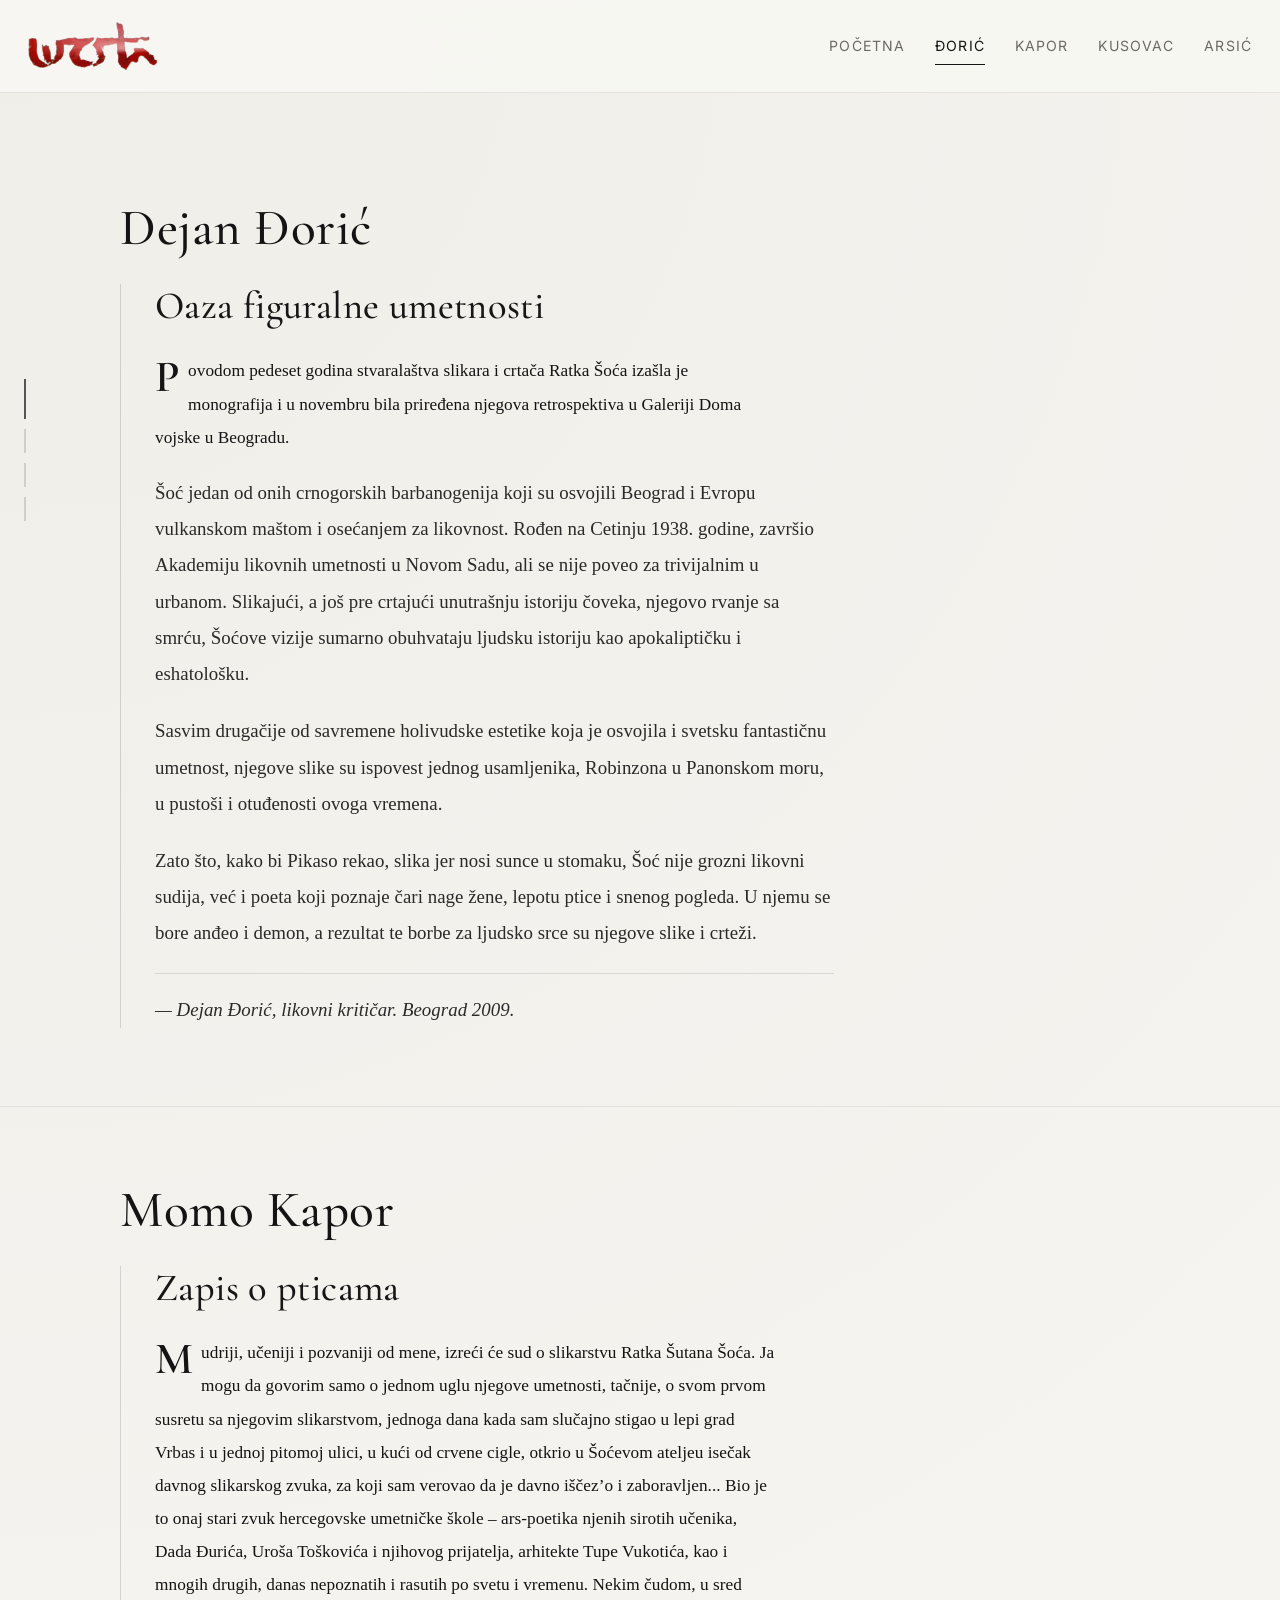
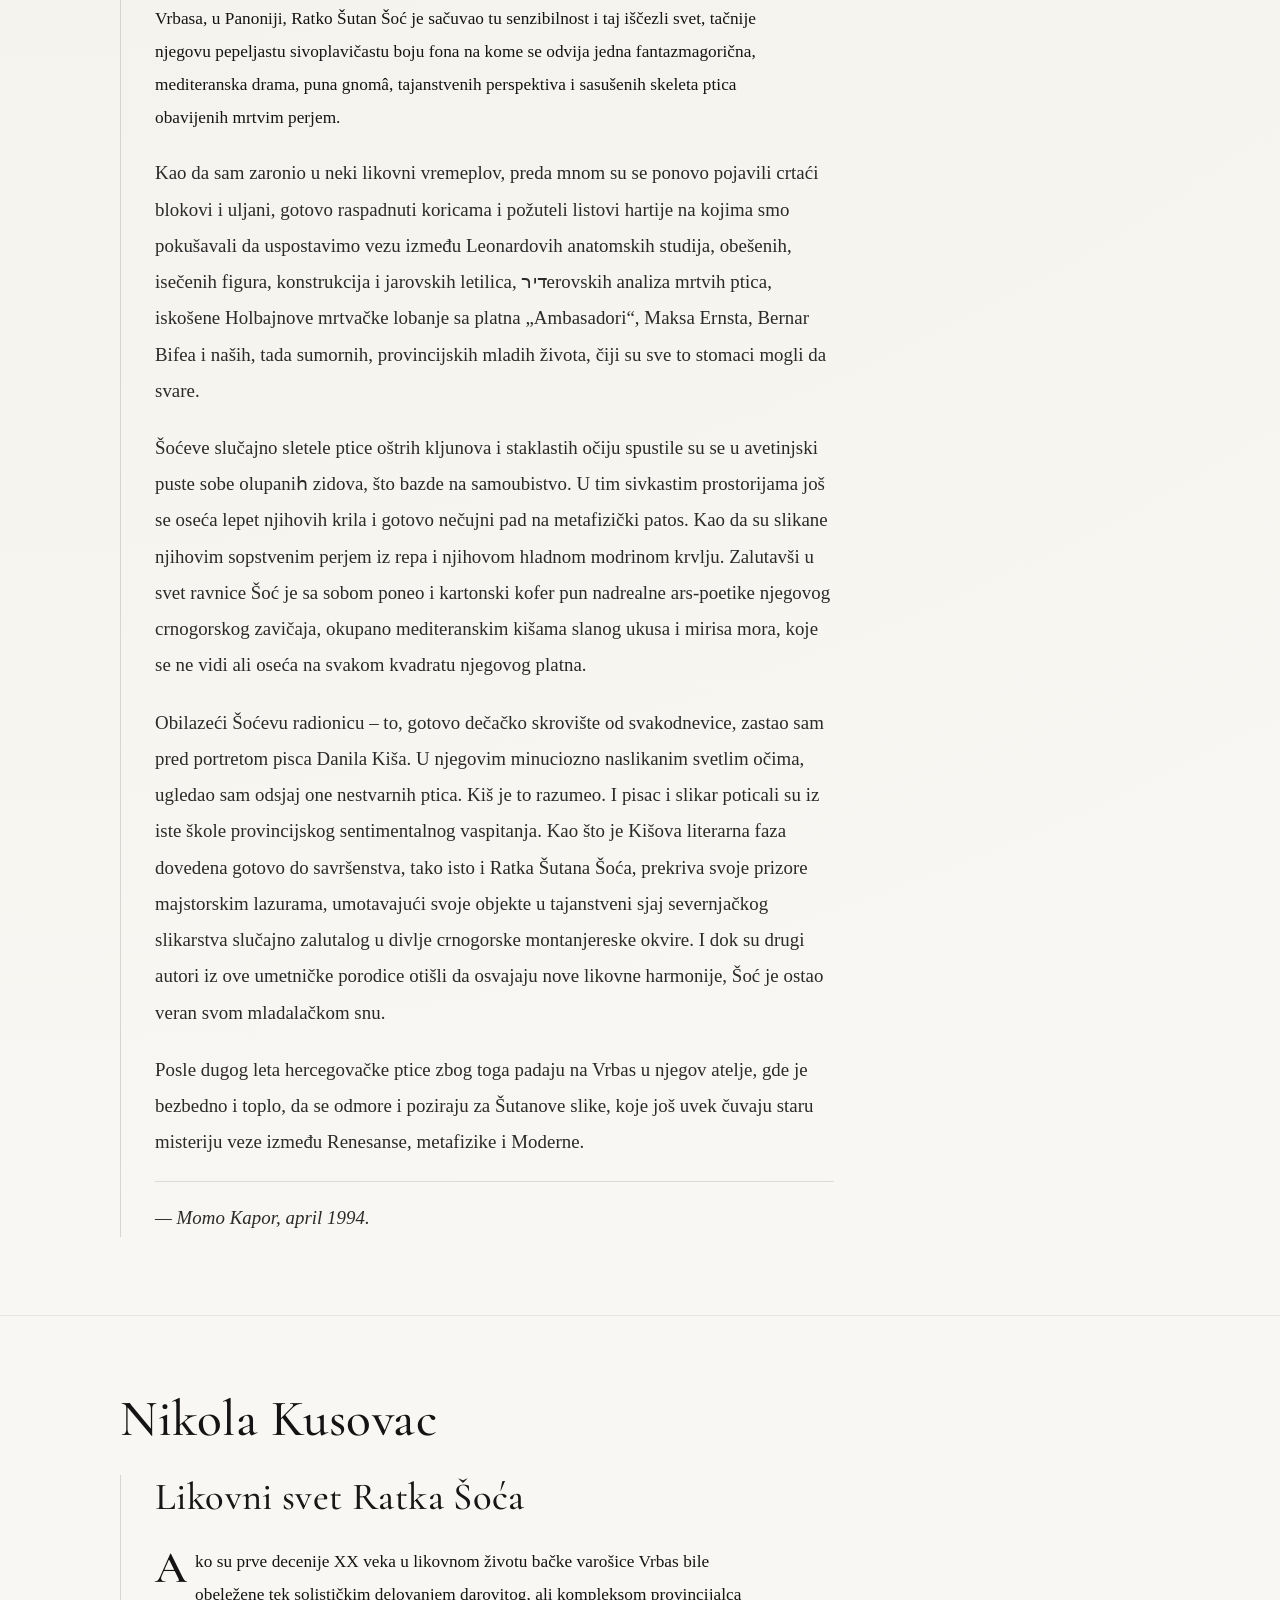
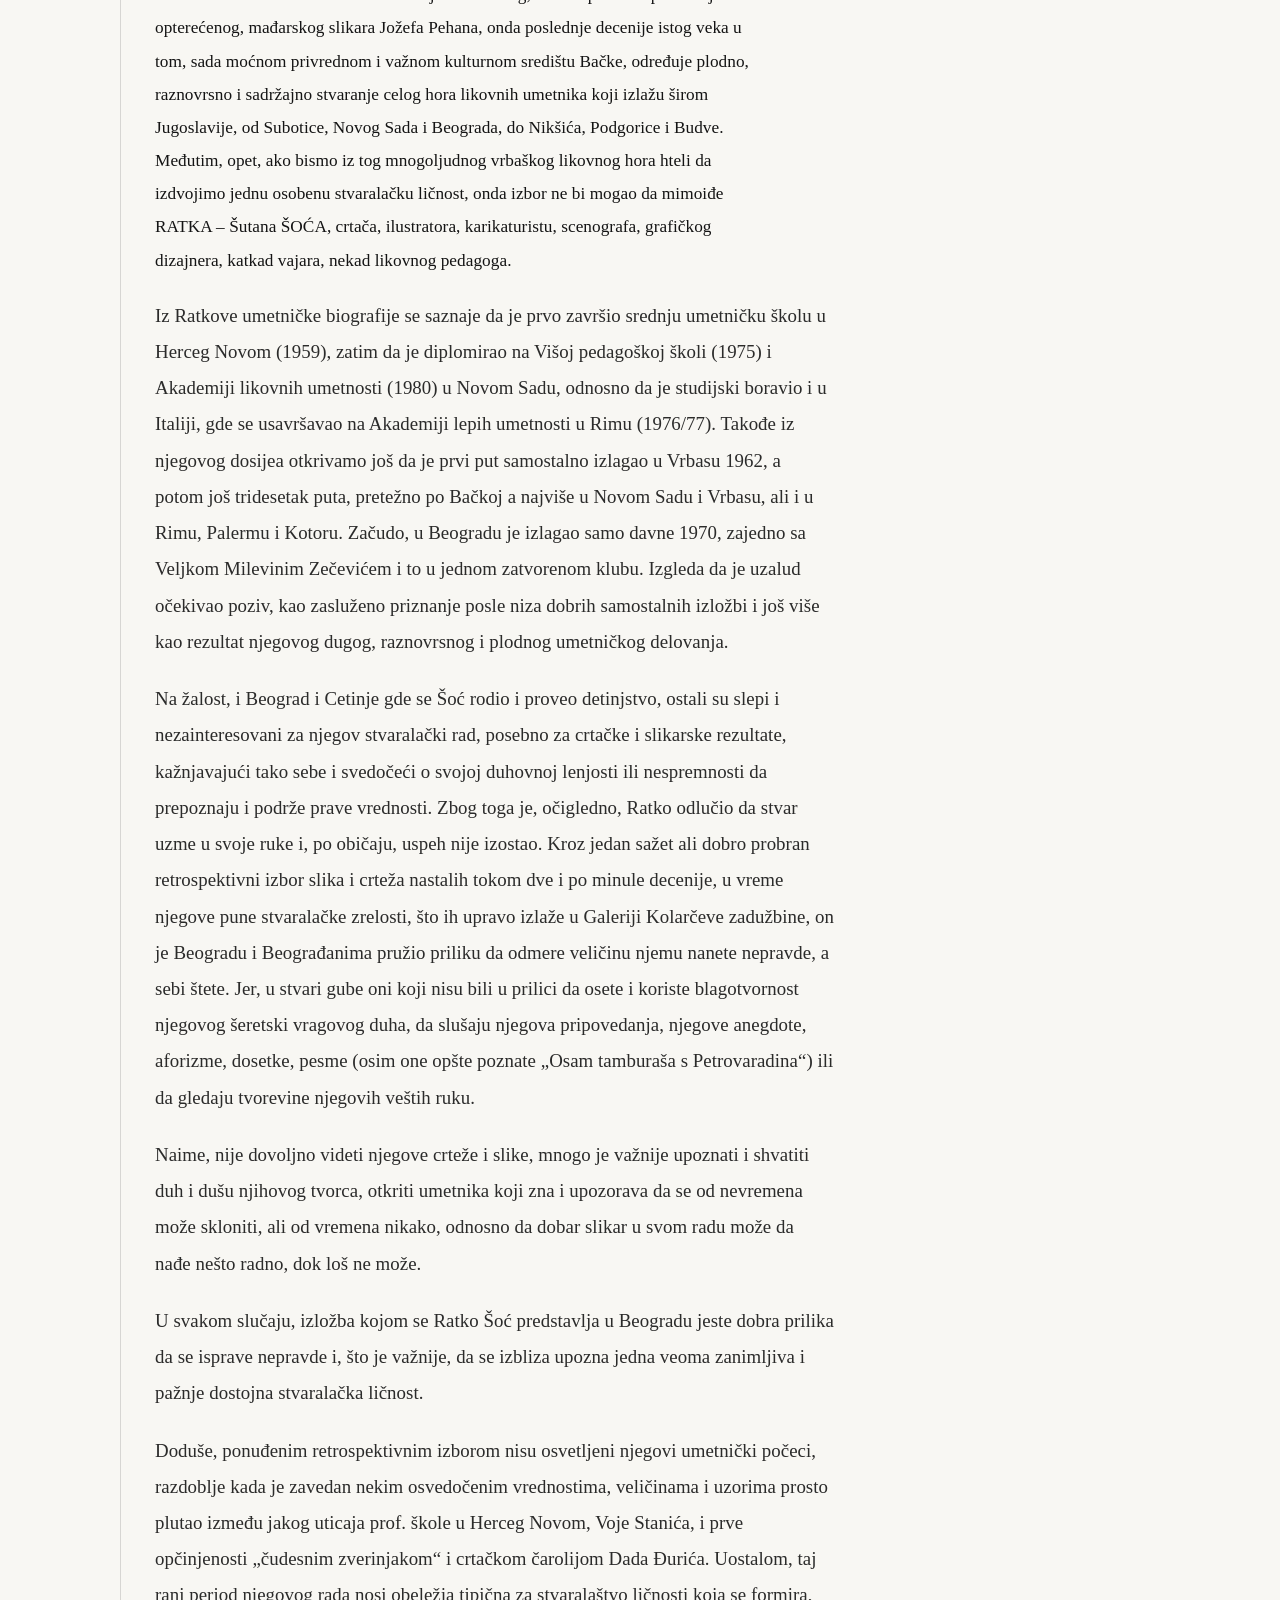
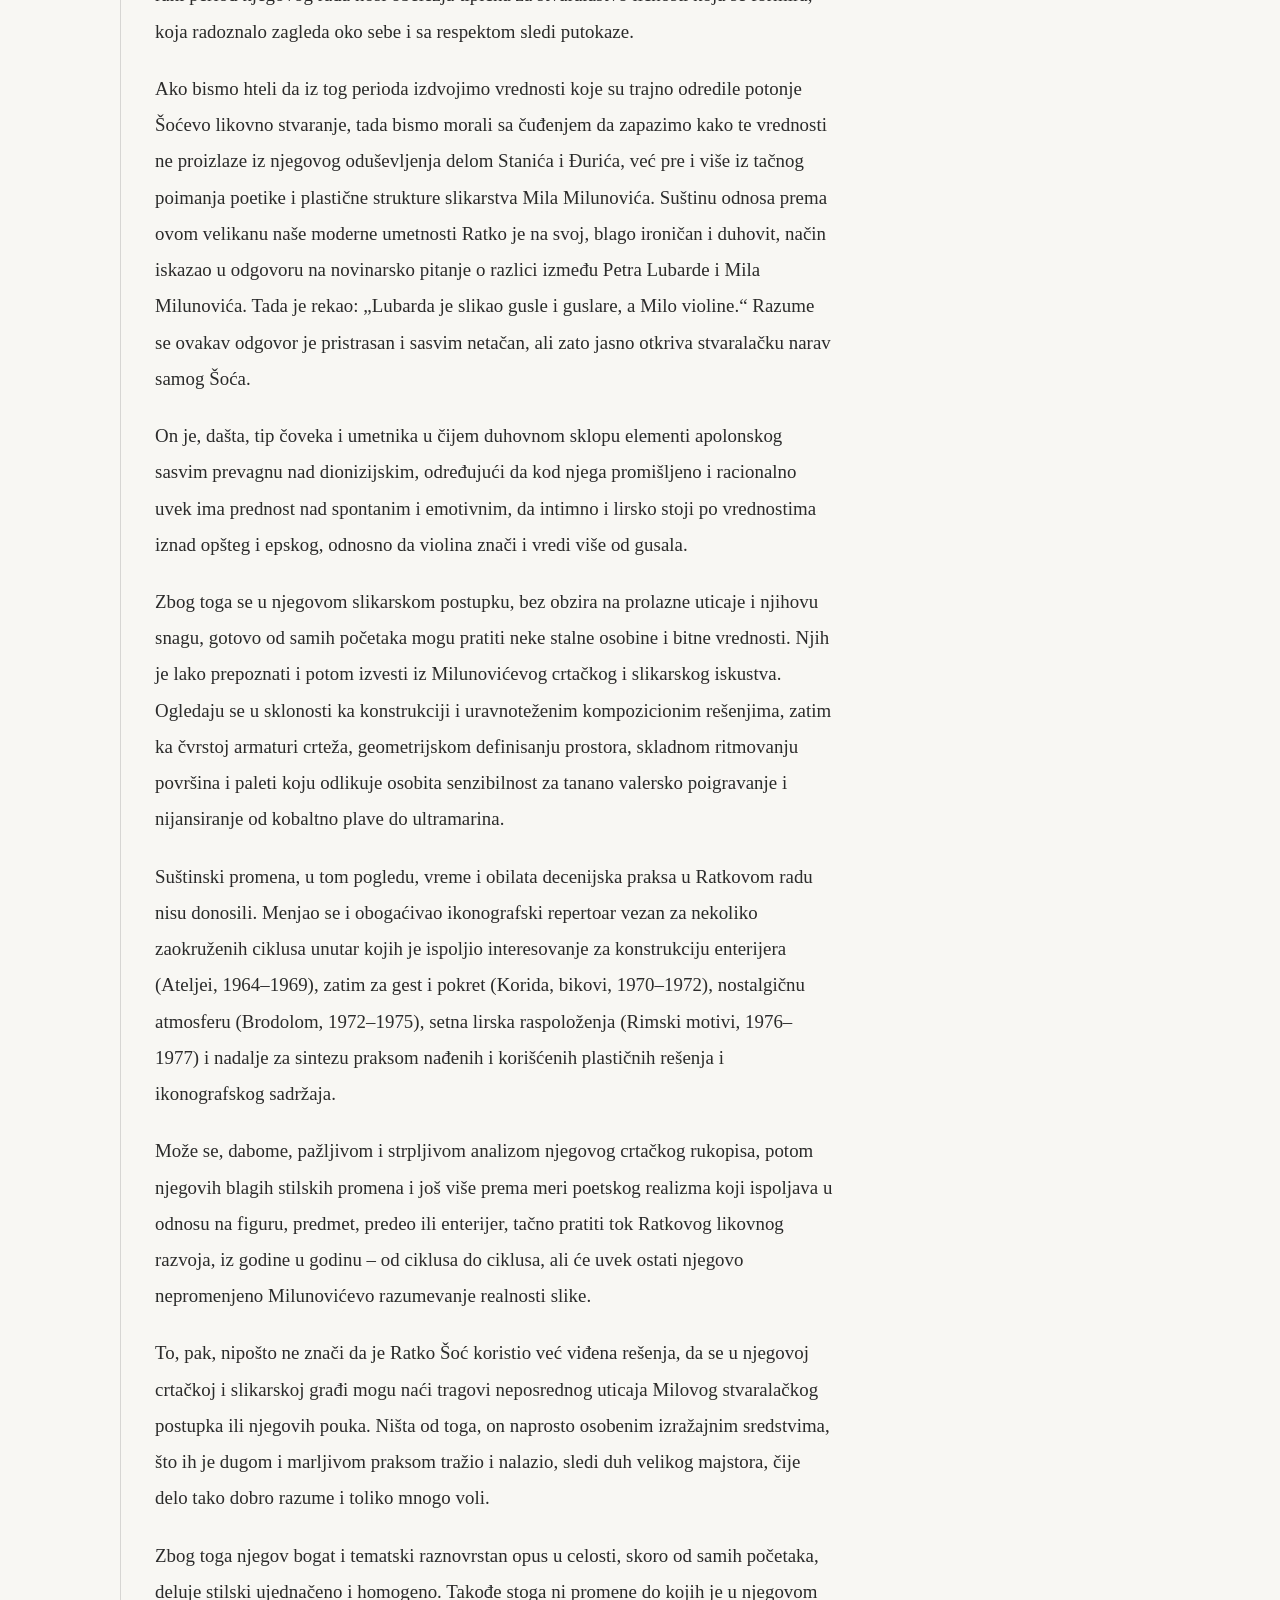
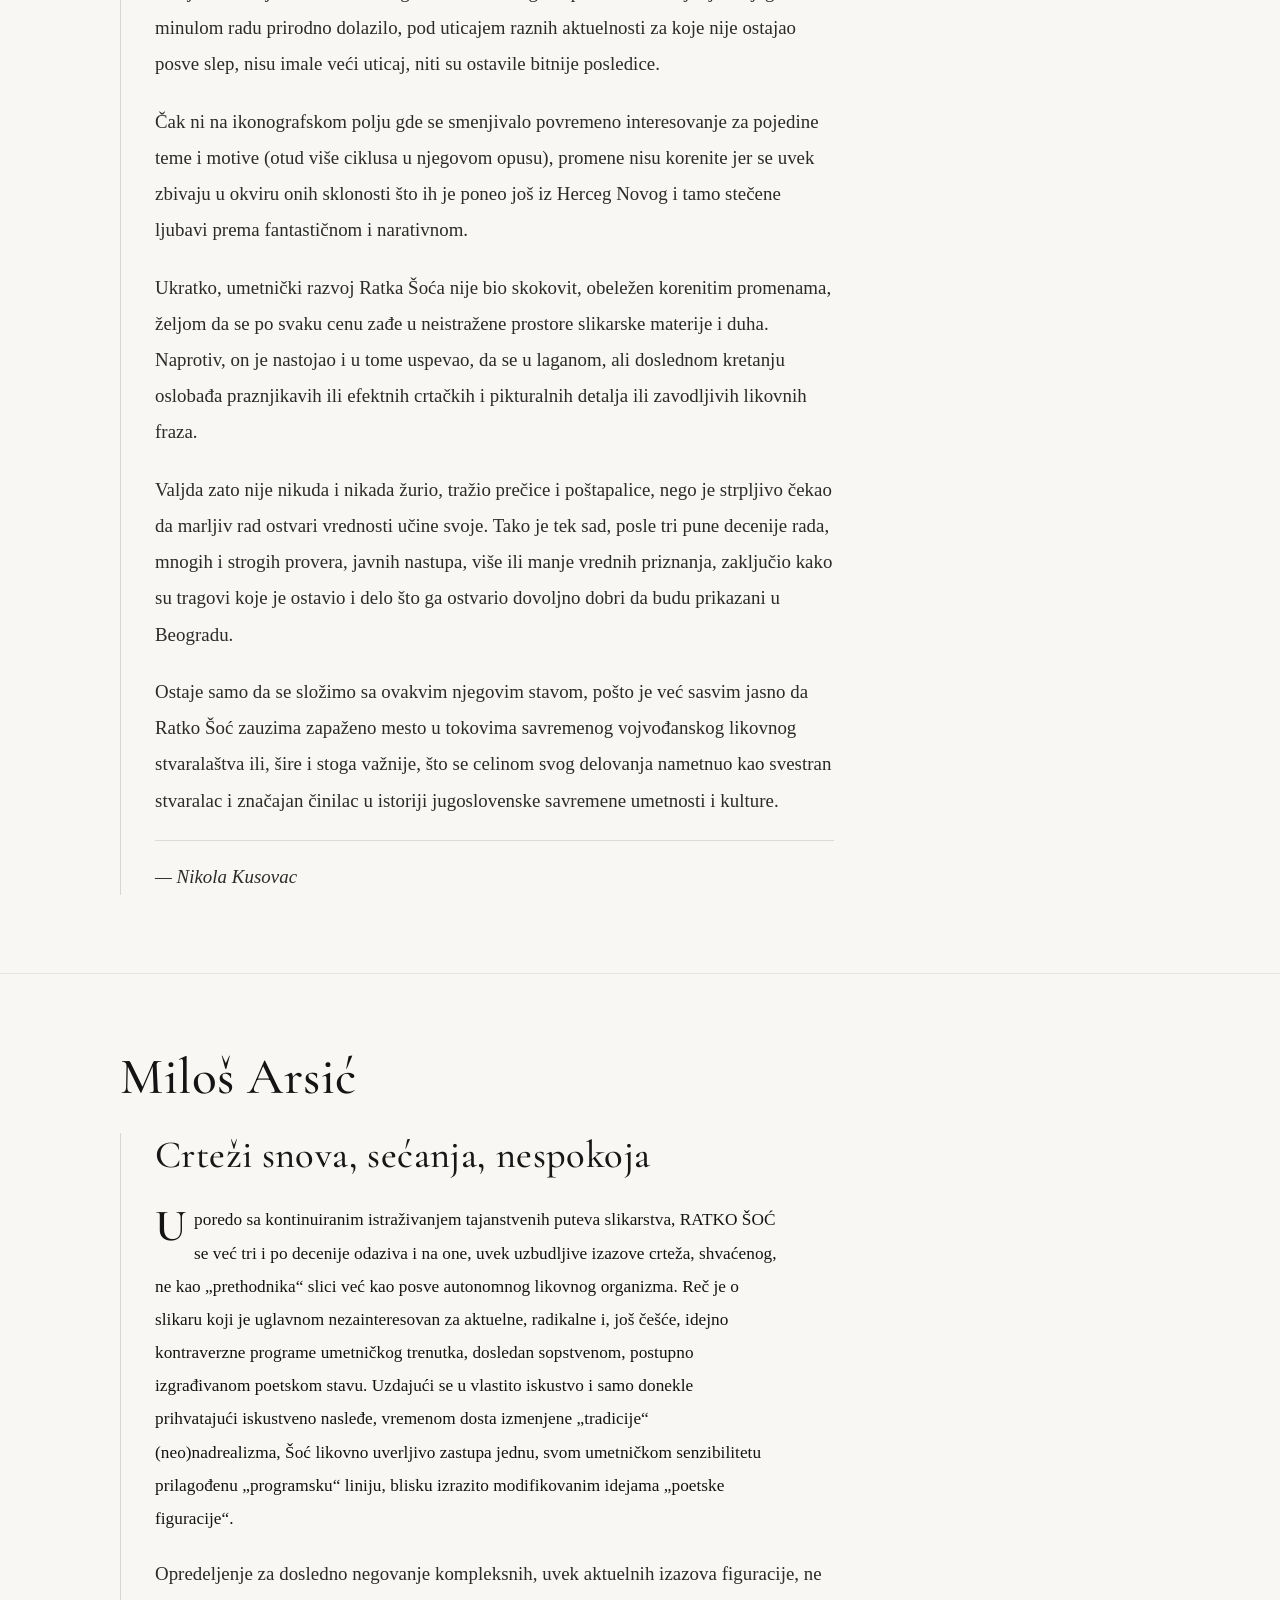
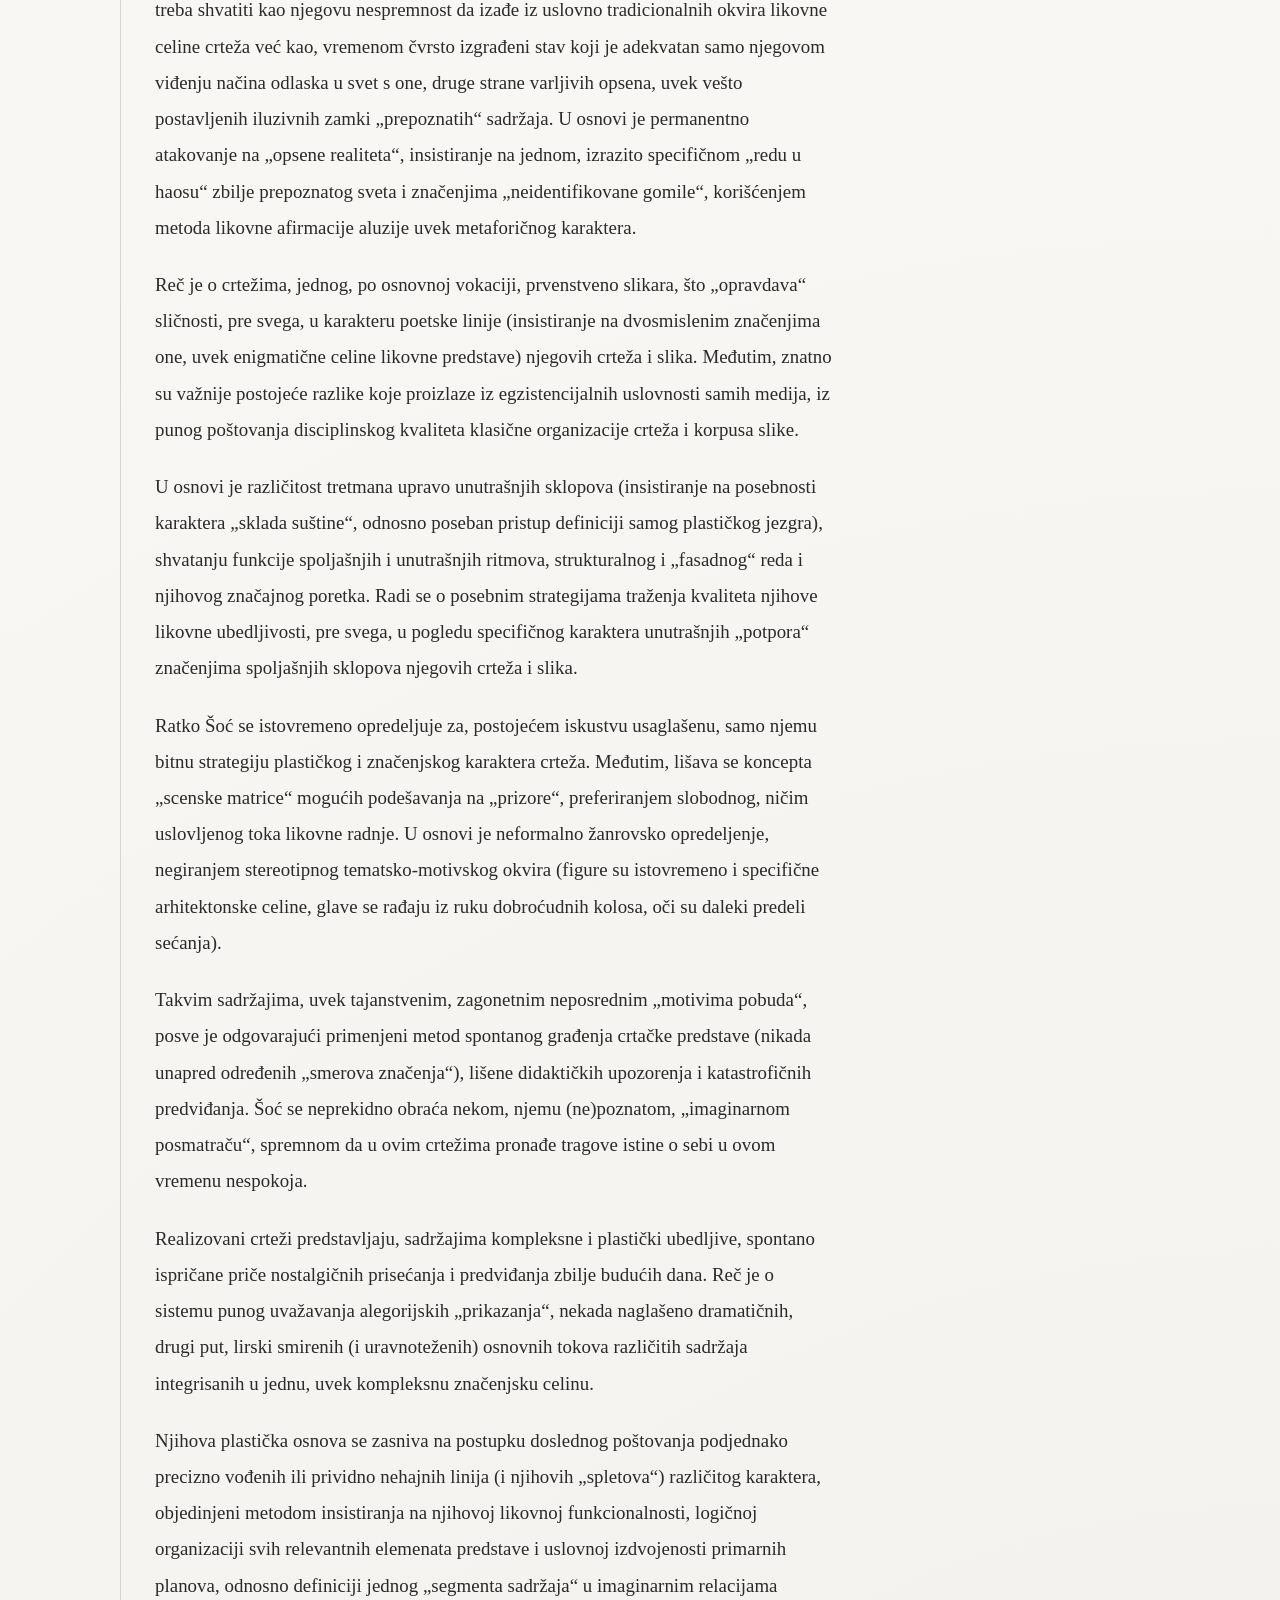
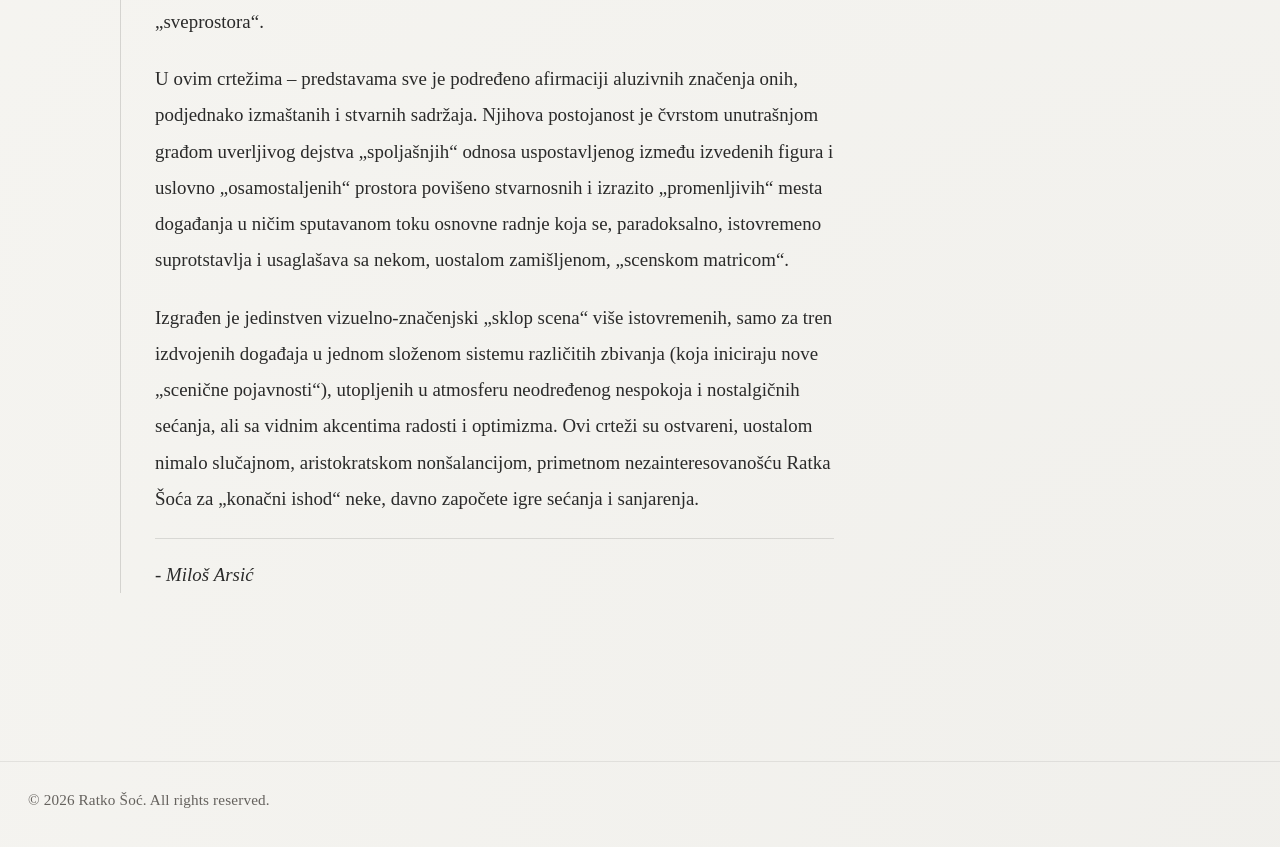
<file: kritika.html>
<!DOCTYPE html>
<html lang="sr">
<head>
  <meta charset="UTF-8" />
  <meta name="viewport" content="width=device-width, initial-scale=1.0" />
  <title>Likovna kritika — Ratko Šoć</title>
  <meta name="description" content="Likovna kritika o stvaralaštvu Ratka Šoća." />
<link rel="canonical" href="https://ratkosoc.com/kritika.html"/>
<meta content="index,follow,max-image-preview:large" name="robots"/>
<meta content="Ratko Šoć" name="author"/>
<meta content="#f8f7f3" name="theme-color"/>

<meta content="summary_large_image" name="twitter:card"/>
<meta content="Likovna kritika — Ratko Šoć" name="twitter:title"/>
<meta content="Likovna kritika o stvaralaštvu Ratka Šoća." name="twitter:description"/>
<meta content="https://ratkosoc.com/images/og/og-image.jpg" name="twitter:image"/>

<meta content="website" property="og:type"/>
<meta content="sr_RS" property="og:locale"/>
<meta content="Ratko Šoć" property="og:site_name"/>
<meta content="Likovna kritika — Ratko Šoć" property="og:title"/>
<meta content="Likovna kritika o stvaralaštvu Ratka Šoća." property="og:description"/>
<meta content="https://ratkosoc.com/kritika.html" property="og:url"/>
<meta content="https://ratkosoc.com/images/og/og-image.jpg" property="og:image"/>

<script type="application/ld+json">{"@context": "https://schema.org", "@type": "CollectionPage", "name": "Likovna kritika — Ratko Šoć", "url": "https://ratkosoc.com/kritika.html", "description": "Likovna kritika o stvaralaštvu Ratka Šoća."}</script>
  <link rel="preconnect" href="https://fonts.googleapis.com">
  <link rel="preconnect" href="https://fonts.gstatic.com" crossorigin>
<link href="https://fonts.googleapis.com/css2?family=Cormorant+Garamond:wght@400;500;600&family=Inter:wght@400;500;600&family=Playfair+Display:wght@400;500;600&display=swap" rel="stylesheet"/>

  <link rel="stylesheet" href="style.css" />
</head>
<body class="kritika-page">
  <header class="site-header">
    <div class="container header-inner">
      <a href="index.html" class="brand brand-signature" aria-label="Ratko Šoc home">
        <img src="images/sutan potpis.png" alt="Ratko Šoc signature" class="signature-mark" />
      </a>

      <a href="index.html" class="nav-toggle gallery-home-link" aria-label="Povratak na početnu">
        Početna
      </a>

      <nav class="nav" id="site-nav">
        <a href="index.html">Početna</a>
        <a href="#djoric">Đorić</a>
        <a href="#kapor">Kapor</a>
        <a href="#kusovac">Kusovac</a>
        <a href="#arsic">Arsić</a>
      </nav>
    </div>
  </header>

  <main class="kritika-page-main">


<section class="section kritika-section" id="djoric">
  <div class="container kritika-page-wrap">
    <div class="kritika-page-head">
     <!-- <span class="kritika-page-eyebrow">Dejan Đorić — Beograd, 2009.</span> -->
      <h2>Dejan Đorić</h2>
    </div>

    <div class="kritika-page-body">
      <h3>Oaza figuralne umetnosti</h3>

      <p>
        Povodom pedeset godina stvaralaštva slikara i crtača Ratka Šoća izašla je
        monografija i u novembru bila priređena njegova retrospektiva u Galeriji
        Doma vojske u Beogradu.
      </p>

      <p>
        Šoć jedan od onih crnogorskih barbanogenija koji su osvojili Beograd i Evropu
        vulkanskom maštom i osećanjem za likovnost. Rođen na Cetinju 1938. godine,
        završio Akademiju likovnih umetnosti u Novom Sadu, ali se nije poveo za
        trivijalnim u urbanom. Slikajući, a još pre crtajući unutrašnju istoriju
        čoveka, njegovo rvanje sa smrću, Šoćove vizije sumarno obuhvataju ljudsku
        istoriju kao apokaliptičku i eshatološku.
      </p>

      <p>
        Sasvim drugačije od savremene holivudske estetike koja je osvojila i svetsku
        fantastičnu umetnost, njegove slike su ispovest jednog usamljenika, Robinzona
        u Panonskom moru, u pustoši i otuđenosti ovoga vremena.
      </p>

      <p>
        Zato što, kako bi Pikaso rekao, slika jer nosi sunce u stomaku, Šoć nije
        grozni likovni sudija, već i poeta koji poznaje čari nage žene, lepotu ptice
        i snenog pogleda. U njemu se bore anđeo i demon, a rezultat te borbe za ljudsko
        srce su njegove slike i crteži.
      </p>

      <p class="kritika-page-signoff">
        — Dejan Đorić, likovni kritičar. Beograd 2009.
      </p>
    </div>
  </div>
</section>

    <section class="section kritika-section" id="kapor">
      <div class="container kritika-page-wrap">
        <div class="kritika-page-head">
          
          <h2>Momo Kapor</h2>
        </div>
        <div class="kritika-page-body">

  <h3>Zapis o pticama</h3>



  <p>
    Mudriji, učeniji i pozvaniji od mene, izreći će sud o slikarstvu Ratka Šutana Šoća. Ja mogu da govorim samo o jednom uglu njegove umetnosti, tačnije, o svom prvom susretu sa njegovim slikarstvom, jednoga dana kada sam slučajno stigao u lepi grad Vrbas i u jednoj pitomoj ulici, u kući od crvene cigle, otkrio u Šoćevom ateljeu isečak davnog slikarskog zvuka, za koji sam verovao da je davno iščez’o i zaboravljen... Bio je to onaj stari zvuk hercegovske umetničke škole – ars-poetika njenih sirotih učenika, Dada Đurića, Uroša Toškovića i njihovog prijatelja, arhitekte Tupe Vukotića, kao i mnogih drugih, danas nepoznatih i rasutih po svetu i vremenu. Nekim čudom, u sred Vrbasa, u Panoniji, Ratko Šutan Šoć je sačuvao tu senzibilnost i taj iščezli svet, tačnije njegovu pepeljastu sivoplavičastu boju fona na kome se odvija jedna fantazmagorična, mediteranska drama, puna gnomâ, tajanstvenih perspektiva i sasušenih skeleta ptica obavijenih mrtvim perjem.
  </p>

  <p>
    Kao da sam zaronio u neki likovni vremeplov, preda mnom su se ponovo pojavili crtaći blokovi i uljani, gotovo raspadnuti koricama i požuteli listovi hartije na kojima smo pokušavali da uspostavimo vezu između Leonardovih anatomskih studija, obešenih, isečenih figura, konstrukcija i jarovskih letilica, דירerovskih analiza mrtvih ptica, iskošene Holbajnove mrtvačke lobanje sa platna „Ambasadori“, Maksa Ernsta, Bernar Bifea i naših, tada sumornih, provincijskih mladih života, čiji su sve to stomaci mogli da svare.
  </p>

  <p>
    Šoćeve slučajno sletele ptice oštrih kljunova i staklastih očiju spustile su se u avetinjski puste sobe olupaniһ zidova, što bazde na samoubistvo. U tim sivkastim prostorijama još se oseća lepet njihovih krila i gotovo nečujni pad na metafizički patos. Kao da su slikane njihovim sopstvenim perjem iz repa i njihovom hladnom modrinom krvlju. Zalutavši u svet ravnice Šoć je sa sobom poneo i kartonski kofer pun nadrealne ars-poetike njegovog crnogorskog zavičaja, okupano mediteranskim kišama slanog ukusa i mirisa mora, koje se ne vidi ali oseća na svakom kvadratu njegovog platna.
  </p>

  <p>
    Obilazeći Šoćevu radionicu – to, gotovo dečačko skrovište od svakodnevice, zastao sam pred portretom pisca Danila Kiša. U njegovim minuciozno naslikanim svetlim očima, ugledao sam odsjaj one nestvarnih ptica. Kiš je to razumeo. I pisac i slikar poticali su iz iste škole provincijskog sentimentalnog vaspitanja. Kao što je Kišova literarna faza dovedena gotovo do savršenstva, tako isto i Ratka Šutana Šoća, prekriva svoje prizore majstorskim lazurama, umotavajući svoje objekte u tajanstveni sjaj severnjačkog slikarstva slučajno zalutalog u divlje crnogorske montanjereske okvire. I dok su drugi autori iz ove umetničke porodice otišli da osvajaju nove likovne harmonije, Šoć je ostao veran svom mladalačkom snu.
  </p>

  <p>
    Posle dugog leta hercegovačke ptice zbog toga padaju na Vrbas u njegov atelje, gde je bezbedno i toplo, da se odmore i poziraju za Šutanove slike, koje još uvek čuvaju staru misteriju veze između Renesanse, metafizike i Moderne.
  </p>

  <p class="kritika-page-signoff">
    — Momo Kapor, april 1994.
  </p>

</div>
      </div>
    </section>

    <section class="section kritika-section" id="kusovac">
      <div class="container kritika-page-wrap">
        <div class="kritika-page-head">
        
          <h2>Nikola Kusovac</h2>
        </div>
      <div class="kritika-page-body">

<h3>Likovni svet Ratka Šoća</h3>
  <p>
    Ako su prve decenije XX veka u likovnom životu bačke varošice Vrbas bile obeležene tek solističkim delovanjem darovitog, ali kompleksom provincijalca opterećenog, mađarskog slikara Jožefa Pehana, onda poslednje decenije istog veka u tom, sada moćnom privrednom i važnom kulturnom središtu Bačke, određuje plodno, raznovrsno i sadržajno stvaranje celog hora likovnih umetnika koji izlažu širom Jugoslavije, od Subotice, Novog Sada i Beograda, do Nikšića, Podgorice i Budve. Međutim, opet, ako bismo iz tog mnogoljudnog vrbaškog likovnog hora hteli da izdvojimo jednu osobenu stvaralačku ličnost, onda izbor ne bi mogao da mimoiđe RATKA – Šutana ŠOĆA, crtača, ilustratora, karikaturistu, scenografa, grafičkog dizajnera, katkad vajara, nekad likovnog pedagoga.
  </p>

  <p>
    Iz Ratkove umetničke biografije se saznaje da je prvo završio srednju umetničku školu u Herceg Novom (1959), zatim da je diplomirao na Višoj pedagoškoj školi (1975) i Akademiji likovnih umetnosti (1980) u Novom Sadu, odnosno da je studijski boravio i u Italiji, gde se usavršavao na Akademiji lepih umetnosti u Rimu (1976/77). Takođe iz njegovog dosijea otkrivamo još da je prvi put samostalno izlagao u Vrbasu 1962, a potom još tridesetak puta, pretežno po Bačkoj a najviše u Novom Sadu i Vrbasu, ali i u Rimu, Palermu i Kotoru. Začudo, u Beogradu je izlagao samo davne 1970, zajedno sa Veljkom Milevinim Zečevićem i to u jednom zatvorenom klubu. Izgleda da je uzalud očekivao poziv, kao zasluženo priznanje posle niza dobrih samostalnih izložbi i još više kao rezultat njegovog dugog, raznovrsnog i plodnog umetničkog delovanja.
  </p>

  <p>
    Na žalost, i Beograd i Cetinje gde se Šoć rodio i proveo detinjstvo, ostali su slepi i nezainteresovani za njegov stvaralački rad, posebno za crtačke i slikarske rezultate, kažnjavajući tako sebe i svedočeći o svojoj duhovnoj lenjosti ili nespremnosti da prepoznaju i podrže prave vrednosti. Zbog toga je, očigledno, Ratko odlučio da stvar uzme u svoje ruke i, po običaju, uspeh nije izostao. Kroz jedan sažet ali dobro probran retrospektivni izbor slika i crteža nastalih tokom dve i po minule decenije, u vreme njegove pune stvaralačke zrelosti, što ih upravo izlaže u Galeriji Kolarčeve zadužbine, on je Beogradu i Beograđanima pružio priliku da odmere veličinu njemu nanete nepravde, a sebi štete. Jer, u stvari gube oni koji nisu bili u prilici da osete i koriste blagotvornost njegovog šeretski vragovog duha, da slušaju njegova pripovedanja, njegove anegdote, aforizme, dosetke, pesme (osim one opšte poznate „Osam tamburaša s Petrovaradina“) ili da gledaju tvorevine njegovih veštih ruku.
  </p>

  <p>
    Naime, nije dovoljno videti njegove crteže i slike, mnogo je važnije upoznati i shvatiti duh i dušu njihovog tvorca, otkriti umetnika koji zna i upozorava da se od nevremena može skloniti, ali od vremena nikako, odnosno da dobar slikar u svom radu može da nađe nešto radno, dok loš ne može.
  </p>

  <p>
    U svakom slučaju, izložba kojom se Ratko Šoć predstavlja u Beogradu jeste dobra prilika da se isprave nepravde i, što je važnije, da se izbliza upozna jedna veoma zanimljiva i pažnje dostojna stvaralačka ličnost.
  </p>

  <p>
    Doduše, ponuđenim retrospektivnim izborom nisu osvetljeni njegovi umetnički počeci, razdoblje kada je zavedan nekim osvedočenim vrednostima, veličinama i uzorima prosto plutao između jakog uticaja prof. škole u Herceg Novom, Voje Stanića, i prve opčinjenosti „čudesnim zverinjakom“ i crtačkom čarolijom Dada Đurića. Uostalom, taj rani period njegovog rada nosi obeležja tipična za stvaralaštvo ličnosti koja se formira, koja radoznalo zagleda oko sebe i sa respektom sledi putokaze.
  </p>

  <p>
    Ako bismo hteli da iz tog perioda izdvojimo vrednosti koje su trajno odredile potonje Šoćevo likovno stvaranje, tada bismo morali sa čuđenjem da zapazimo kako te vrednosti ne proizlaze iz njegovog oduševljenja delom Stanića i Đurića, već pre i više iz tačnog poimanja poetike i plastične strukture slikarstva Mila Milunovića. Suštinu odnosa prema ovom velikanu naše moderne umetnosti Ratko je na svoj, blago ironičan i duhovit, način iskazao u odgovoru na novinarsko pitanje o razlici između Petra Lubarde i Mila Milunovića. Tada je rekao: „Lubarda je slikao gusle i guslare, a Milo violine.“ Razume se ovakav odgovor je pristrasan i sasvim netačan, ali zato jasno otkriva stvaralačku narav samog Šoća.
  </p>

  <p>
    On je, dašta, tip čoveka i umetnika u čijem duhovnom sklopu elementi apolonskog sasvim prevagnu nad dionizijskim, određujući da kod njega promišljeno i racionalno uvek ima prednost nad spontanim i emotivnim, da intimno i lirsko stoji po vrednostima iznad opšteg i epskog, odnosno da violina znači i vredi više od gusala.
  </p>

  <p>
    Zbog toga se u njegovom slikarskom postupku, bez obzira na prolazne uticaje i njihovu snagu, gotovo od samih početaka mogu pratiti neke stalne osobine i bitne vrednosti. Njih je lako prepoznati i potom izvesti iz Milunovićevog crtačkog i slikarskog iskustva. Ogledaju se u sklonosti ka konstrukciji i uravnoteženim kompozicionim rešenjima, zatim ka čvrstoj armaturi crteža, geometrijskom definisanju prostora, skladnom ritmovanju površina i paleti koju odlikuje osobita senzibilnost za tanano valersko poigravanje i nijansiranje od kobaltno plave do ultramarina.
  </p>

  <p>
    Suštinski promena, u tom pogledu, vreme i obilata decenijska praksa u Ratkovom radu nisu donosili. Menjao se i obogaćivao ikonografski repertoar vezan za nekoliko zaokruženih ciklusa unutar kojih je ispoljio interesovanje za konstrukciju enterijera (Ateljei, 1964–1969), zatim za gest i pokret (Korida, bikovi, 1970–1972), nostalgičnu atmosferu (Brodolom, 1972–1975), setna lirska raspoloženja (Rimski motivi, 1976–1977) i nadalje za sintezu praksom nađenih i korišćenih plastičnih rešenja i ikonografskog sadržaja.
  </p>

  <p>
    Može se, dabome, pažljivom i strpljivom analizom njegovog crtačkog rukopisa, potom njegovih blagih stilskih promena i još više prema meri poetskog realizma koji ispoljava u odnosu na figuru, predmet, predeo ili enterijer, tačno pratiti tok Ratkovog likovnog razvoja, iz godine u godinu – od ciklusa do ciklusa, ali će uvek ostati njegovo nepromenjeno Milunovićevo razumevanje realnosti slike.
  </p>

  <p>
    To, pak, nipošto ne znači da je Ratko Šoć koristio već viđena rešenja, da se u njegovoj crtačkoj i slikarskoj građi mogu naći tragovi neposrednog uticaja Milovog stvaralačkog postupka ili njegovih pouka. Ništa od toga, on naprosto osobenim izražajnim sredstvima, što ih je dugom i marljivom praksom tražio i nalazio, sledi duh velikog majstora, čije delo tako dobro razume i toliko mnogo voli.
  </p>

  <p>
    Zbog toga njegov bogat i tematski raznovrstan opus u celosti, skoro od samih početaka, deluje stilski ujednačeno i homogeno. Takođe stoga ni promene do kojih je u njegovom minulom radu prirodno dolazilo, pod uticajem raznih aktuelnosti za koje nije ostajao posve slep, nisu imale veći uticaj, niti su ostavile bitnije posledice.
  </p>

  <p>
    Čak ni na ikonografskom polju gde se smenjivalo povremeno interesovanje za pojedine teme i motive (otud više ciklusa u njegovom opusu), promene nisu korenite jer se uvek zbivaju u okviru onih sklonosti što ih je poneo još iz Herceg Novog i tamo stečene ljubavi prema fantastičnom i narativnom.
  </p>

  <p>
    Ukratko, umetnički razvoj Ratka Šoća nije bio skokovit, obeležen korenitim promenama, željom da se po svaku cenu zađe u neistražene prostore slikarske materije i duha. Naprotiv, on je nastojao i u tome uspevao, da se u laganom, ali doslednom kretanju oslobađa praznjikavih ili efektnih crtačkih i pikturalnih detalja ili zavodljivih likovnih fraza.
  </p>

  <p>
    Valjda zato nije nikuda i nikada žurio, tražio prečice i poštapalice, nego je strpljivo čekao da marljiv rad ostvari vrednosti učine svoje. Tako je tek sad, posle tri pune decenije rada, mnogih i strogih provera, javnih nastupa, više ili manje vrednih priznanja, zaključio kako su tragovi koje je ostavio i delo što ga ostvario dovoljno dobri da budu prikazani u Beogradu.
  </p>

  <p>
    Ostaje samo da se složimo sa ovakvim njegovim stavom, pošto je već sasvim jasno da Ratko Šoć zauzima zapaženo mesto u tokovima savremenog vojvođanskog likovnog stvaralaštva ili, šire i stoga važnije, što se celinom svog delovanja nametnuo kao svestran stvaralac i značajan činilac u istoriji jugoslovenske savremene umetnosti i kulture.
  </p>

  <p class="kritika-page-signoff">
    — Nikola Kusovac
  </p>

</div>
      </div>
    </section>

    <section class="section kritika-section" id="arsic">
      <div class="container kritika-page-wrap">
        <div class="kritika-page-head">
         
          <h2>Miloš Arsić</h2>
        </div>
 <div class="kritika-page-body">
      <h3>Crteži snova, sećanja, nespokoja</h3>


  <p>
    Uporedo sa kontinuiranim istraživanjem tajanstvenih puteva slikarstva, RATKO ŠOĆ se već tri i po decenije odaziva i na one, uvek uzbudljive izazove crteža, shvaćenog, ne kao „prethodnika“ slici već kao posve autonomnog likovnog organizma. Reč je o slikaru koji je uglavnom nezainteresovan za aktuelne, radikalne i, još češće, idejno kontraverzne programe umetničkog trenutka, dosledan sopstvenom, postupno izgrađivanom poetskom stavu. Uzdajući se u vlastito iskustvo i samo donekle prihvatajući iskustveno nasleđe, vremenom dosta izmenjene „tradicije“ (neo)nadrealizma, Šoć likovno uverljivo zastupa jednu, svom umetničkom senzibilitetu prilagođenu „programsku“ liniju, blisku izrazito modifikovanim idejama „poetske figuracije“.
  </p>

  <p>
    Opredeljenje za dosledno negovanje kompleksnih, uvek aktuelnih izazova figuracije, ne treba shvatiti kao njegovu nespremnost da izađe iz uslovno tradicionalnih okvira likovne celine crteža već kao, vremenom čvrsto izgrađeni stav koji je adekvatan samo njegovom viđenju načina odlaska u svet s one, druge strane varljivih opsena, uvek vešto postavljenih iluzivnih zamki „prepoznatih“ sadržaja. U osnovi je permanentno atakovanje na „opsene realiteta“, insistiranje na jednom, izrazito specifičnom „redu u haosu“ zbilje prepoznatog sveta i značenjima „neidentifikovane gomile“, korišćenjem metoda likovne afirmacije aluzije uvek metaforičnog karaktera.
  </p>

  <p>
    Reč je o crtežima, jednog, po osnovnoj vokaciji, prvenstveno slikara, što „opravdava“ sličnosti, pre svega, u karakteru poetske linije (insistiranje na dvosmislenim značenjima one, uvek enigmatične celine likovne predstave) njegovih crteža i slika. Međutim, znatno su važnije postojeće razlike koje proizlaze iz egzistencijalnih uslovnosti samih medija, iz punog poštovanja disciplinskog kvaliteta klasične organizacije crteža i korpusa slike.
  </p>

  <p>
    U osnovi je različitost tretmana upravo unutrašnjih sklopova (insistiranje na posebnosti karaktera „sklada suštine“, odnosno poseban pristup definiciji samog plastičkog jezgra), shvatanju funkcije spoljašnjih i unutrašnjih ritmova, strukturalnog i „fasadnog“ reda i njihovog značajnog poretka. Radi se o posebnim strategijama traženja kvaliteta njihove likovne ubedljivosti, pre svega, u pogledu specifičnog karaktera unutrašnjih „potpora“ značenjima spoljašnjih sklopova njegovih crteža i slika.
  </p>

  <p>
    Ratko Šoć se istovremeno opredeljuje za, postojećem iskustvu usaglašenu, samo njemu bitnu strategiju plastičkog i značenjskog karaktera crteža. Međutim, lišava se koncepta „scenske matrice“ mogućih podešavanja na „prizore“, preferiranjem slobodnog, ničim uslovljenog toka likovne radnje. U osnovi je neformalno žanrovsko opredeljenje, negiranjem stereotipnog tematsko-motivskog okvira (figure su istovremeno i specifične arhitektonske celine, glave se rađaju iz ruku dobroćudnih kolosa, oči su daleki predeli sećanja).
  </p>

  <p>
    Takvim sadržajima, uvek tajanstvenim, zagonetnim neposrednim „motivima pobuda“, posve je odgovarajući primenjeni metod spontanog građenja crtačke predstave (nikada unapred određenih „smerova značenja“), lišene didaktičkih upozorenja i katastrofičnih predviđanja. Šoć se neprekidno obraća nekom, njemu (ne)poznatom, „imaginarnom posmatraču“, spremnom da u ovim crtežima pronađe tragove istine o sebi u ovom vremenu nespokoja.
  </p>

  <p>
    Realizovani crteži predstavljaju, sadržajima kompleksne i plastički ubedljive, spontano ispričane priče nostalgičnih prisećanja i predviđanja zbilje budućih dana. Reč je o sistemu punog uvažavanja alegorijskih „prikazanja“, nekada naglašeno dramatičnih, drugi put, lirski smirenih (i uravnoteženih) osnovnih tokova različitih sadržaja integrisanih u jednu, uvek kompleksnu značenjsku celinu.
  </p>

  <p>
    Njihova plastička osnova se zasniva na postupku doslednog poštovanja podjednako precizno vođenih ili prividno nehajnih linija (i njihovih „spletova“) različitog karaktera, objedinjeni metodom insistiranja na njihovoj likovnoj funkcionalnosti, logičnoj organizaciji svih relevantnih elemenata predstave i uslovnoj izdvojenosti primarnih planova, odnosno definiciji jednog „segmenta sadržaja“ u imaginarnim relacijama „sveprostora“.
  </p>

  <p>
    U ovim crtežima – predstavama sve je podređeno afirmaciji aluzivnih značenja onih, podjednako izmaštanih i stvarnih sadržaja. Njihova postojanost je čvrstom unutrašnjom građom uverljivog dejstva „spoljašnjih“ odnosa uspostavljenog između izvedenih figura i uslovno „osamostaljenih“ prostora povišeno stvarnosnih i izrazito „promenljivih“ mesta događanja u ničim sputavanom toku osnovne radnje koja se, paradoksalno, istovremeno suprotstavlja i usaglašava sa nekom, uostalom zamišljenom, „scenskom matricom“.
  </p>

  <p>
    Izgrađen je jedinstven vizuelno-značenjski „sklop scena“ više istovremenih, samo za tren izdvojenih događaja u jednom složenom sistemu različitih zbivanja (koja iniciraju nove „scenične pojavnosti“), utopljenih u atmosferu neodređenog nespokoja i nostalgičnih sećanja, ali sa vidnim akcentima radosti i optimizma. Ovi crteži su ostvareni, uostalom nimalo slučajnom, aristokratskom nonšalancijom, primetnom nezainteresovanošću Ratka Šoća za „konačni ishod“ neke, davno započete igre sećanja i sanjarenja.
  </p>

  <p class="kritika-page-signoff">
    - Miloš Arsić
  </p>
 </div>
      </div>
    </section>
    <nav aria-label="Navigacija po kritikama" class="kritika-progress">
  <button aria-label="Dejan Đorić" class="kritika-progress-dot active" data-target="djoric" type="button"></button>
  <button aria-label="Momo Kapor" class="kritika-progress-dot" data-target="kapor" type="button"></button>
  <button aria-label="Nikola Kusovac" class="kritika-progress-dot" data-target="kusovac" type="button"></button>
  <button aria-label="Miloš Arsić" class="kritika-progress-dot" data-target="arsic" type="button"></button>
</nav>
  </main>

  <footer class="site-footer">
    <div class="container">
      © <span id="year"></span> Ratko Šoć. All rights reserved.
    </div>
  </footer>
<button aria-label="Nazad na vrh" class="back-to-top" id="backToTop" type="button">
  <svg viewBox="0 0 24 24" xmlns="http://www.w3.org/2000/svg">
    <polyline points="18 15 12 9 6 15"></polyline>
  </svg>
</button>
  <script src="app.js"></script>
</body>
</html>
</file>
<file: style.css>
:root {
  --bg: #f8f7f3;
  --text: #141414;
  --muted: #6d6a64;
  --line: rgba(20, 20, 20, 0.1);
  --soft: #efede7;
  --max: 1240px;
  --transition: 320ms ease;
  --shadow-soft: 0 20px 60px rgba(0, 0, 0, 0.06);
}

* {
  box-sizing: border-box;
  margin: 0;
  padding: 0;
}

html {
  scroll-behavior: smooth;
}

body {
  font-family: "Inter", sans-serif;
  background:
    radial-gradient(circle at top left, rgba(180, 173, 158, 0.12), transparent 28%),
    radial-gradient(circle at bottom right, rgba(120, 120, 120, 0.06), transparent 24%),
    var(--bg);
  color: var(--text);
  line-height: 1.6;
  -webkit-font-smoothing: antialiased;
  text-rendering: optimizeLegibility;
}

img {
  max-width: 100%;
  display: block;
}

button,
a {
  color: inherit;
}

a {
  text-decoration: none;
}

.container {
  width: min(var(--max), calc(100% - 56px));
  margin: 0 auto;
}

/* =========================
   HEADER
========================= */

.site-header {
  position: sticky;
  top: 0;
  z-index: 100;
  background: rgba(248, 247, 243, 0.88);
  backdrop-filter: blur(14px);
  border-bottom: 1px solid rgba(20, 20, 20, 0.08);
}

.header-inner {
  min-height: 92px;
  display: flex;
  align-items: center;
  justify-content: space-between;
  gap: 28px;
}

.brand {
  display: inline-flex;
  align-items: center;
  min-height: 56px;
}

.brand-signature {
  padding: 6px 0;
}

.signature-mark {
  height: 48px;
  width: auto;
  object-fit: contain;
  mix-blend-mode: multiply;
  filter: contrast(1.02) saturate(0.95);
  transition: transform var(--transition), opacity var(--transition);
}

.brand:hover .signature-mark,
.brand:focus-visible .signature-mark {
  transform: translateY(-1px);
  opacity: 0.92;
}

.nav-toggle {
  display: none;
  border: 0;
  background: transparent;
  font-size: 0.98rem;
  cursor: pointer;
  color: var(--text);
  letter-spacing: 0.06em;
  text-transform: uppercase;
}

.nav {
  display: flex;
  align-items: center;
  gap: 30px;
}

.nav a {
  position: relative;
  font-size: 0.88rem;
  color: var(--muted);
  letter-spacing: 0.08em;
  text-transform: uppercase;
  transition: color var(--transition);
}

.nav a::after {
  content: "";
  position: absolute;
  left: 0;
  bottom: -8px;
  width: 100%;
  height: 1px;
  background: var(--text);
  transform: scaleX(0);
  transform-origin: left;
  transition: transform var(--transition);
}

.nav a:hover,
.nav a:focus-visible,
.nav a.is-current {
  color: var(--text);
}

.nav a:hover::after,
.nav a:focus-visible::after,
.nav a.is-current::after {
  transform: scaleX(1);
}

/* =========================
   GLOBAL TYPE
========================= */

h1,
h2,
h3 {
  font-family: "Playfair Display", serif;
  font-weight: 500;
  line-height: 0.95;
  letter-spacing: -0.02em;
}

h1 {
  font-size: clamp(3.3rem, 7vw, 6rem);
  margin-bottom: 26px;
}

.section {
  padding: 86px 0;
  border-top: 1px solid var(--line);
}

.section-head {
  display: flex;
  align-items: end;
  justify-content: space-between;
  gap: 24px;
  margin-bottom: 34px;
}

.section-head h2 {
  font-size: clamp(2.6rem, 4vw, 3.8rem);
}

.section-head p {
  max-width: 46ch;
  color: var(--muted);
  font-size: 0.97rem;
}

/* =========================
   HERO
========================= */

.hero {
  padding: 80px 0 56px;
}

.hero-grid {
  display: grid;
  grid-template-columns: minmax(0, 0.95fr) minmax(0, 1.2fr);
  gap: 64px;
  align-items: center;
}

.hero-copy {
  max-width: 500px;
}

.eyebrow {
  display: inline-block;
  font-size: 0.78rem;
  text-transform: uppercase;
  letter-spacing: 0.18em;
  color: var(--muted);
  margin-bottom: 22px;
}

.hero-copy .artist-quote p {
  font-family: "Literata", serif;
  color: rgba(40, 36, 32, 0.75);
  line-height: 1.7;
}

.hero-actions {
  display: flex;
  gap: 14px;
  flex-wrap: wrap;
}

.button,
.button-secondary {
  display: inline-flex;
  align-items: center;
  justify-content: center;
  min-height: 48px;
  padding: 0 22px;
  border: 1px solid var(--text);
  font-size: 0.92rem;
  transition: all var(--transition);
  cursor: pointer;
}

.button {
  background: var(--text);
  color: #fff;
}

.button:hover,
.button:focus-visible {
  transform: translateY(-2px);
  box-shadow: var(--shadow-soft);
  background: #262626;
  border-color: #262626;
}

.button-secondary {
  background: transparent;
  color: var(--text);
  border-color: rgba(20, 20, 20, 0.16);
}

.button-secondary:hover,
.button-secondary:focus-visible {
  transform: translateY(-2px);
  border-color: var(--text);
  background: rgba(255, 255, 255, 0.55);
}

.hero-figure {
  position: relative;
  background: rgba(255, 255, 255, 0.56);
  padding: 20px;
  box-shadow: var(--shadow-soft);
  border: 1px solid rgba(20, 20, 20, 0.06);
}

.hero-figure::before {
  content: "";
  position: absolute;
  inset: 12px;
  border: 1px solid rgba(20, 20, 20, 0.05);
  pointer-events: none;
  z-index: 2;
}

.hero-carousel {
  overflow: hidden;
}

.hero-carousel-track {
  position: relative;
  width: 100%;
  aspect-ratio: 4 / 5;
  background: #f3f0ea;
}

.hero-slide {
  position: absolute;
  inset: 0;
  opacity: 0;
  z-index: 0;
  pointer-events: none;
  transition: opacity 1200ms ease;
}

.hero-slide.active {
  opacity: 1;
  z-index: 1;
  pointer-events: auto;
}

.hero-slide.active img {
  animation: heroKenBurns 5s ease forwards;
}

.hero-slide img {
  width: 100%;
  height: 100%;
  object-fit: cover;
  transform: scale(1);
}

@keyframes heroKenBurns {
  from { transform: scale(1); }
  to { transform: scale(1.08); }
}

.hero-dots {
  position: absolute;
  left: 50%;
  bottom: 72px;
  transform: translateX(-50%);
  display: flex;
  gap: 8px;
  z-index: 3;
}

.hero-dot {
  width: 6px;
  height: 6px;
  border-radius: 50%;
  border: none;
  background: rgba(255, 255, 255, 0.4);
  cursor: pointer;
  transition: all 300ms ease;
}

.hero-dot.active {
  background: rgba(255, 255, 255, 0.95);
  transform: scale(1.6);
}

.hero-progress {
  position: absolute;
  left: 20px;
  right: 20px;
  bottom: 40px;
  height: 2px;
  background: rgba(255, 255, 255, 0.22);
  z-index: 3;
  overflow: hidden;
}

.hero-progress-bar {
  height: 100%;
  width: 0%;
  background: rgba(255, 255, 255, 0.92);
}

.hero-caption {
  display: flex;
  justify-content: space-between;
  gap: 16px;
  padding-top: 14px;
  font-size: 0.84rem;
  color: var(--muted);
  letter-spacing: 0.04em;
}

/* =========================
   ARTIST QUOTE
========================= */

.artist-quote {
  margin: 44px 0 50px;
  max-width: 620px;
  position: relative;
  opacity: 0;
  transform: translateY(28px);
  animation: quoteReveal 1.4s cubic-bezier(0.22, 1, 0.36, 1) forwards;
  animation-delay: 0.4s;
}

.artist-quote p {
  margin: 0;
  font-family: "Literata", serif;
  font-size: clamp(20px, 1.6vw, 26px);
  line-height: 1.6;
  letter-spacing: 0.005em;
  color: rgba(20, 20, 20, 0.9);
  text-wrap: pretty;
}

.artist-quote footer {
  font-family: "Literata", serif;
  margin-top: 18px;
  padding-top: 14px;
  font-size: 1rem;
  letter-spacing: 0.16em;
  text-transform: uppercase;
  color: rgba(20, 20, 20, 0.42);
  border-top: 1px solid rgba(20, 20, 20, 0.08);
  display: block;
  width: 100%;
  text-align: right;
}

@keyframes quoteReveal {
  0% {
    opacity: 0;
    transform: translateY(28px);
  }
  100% {
    opacity: 1;
    transform: translateY(0);
  }
}

/* =========================
   WORKS GRID
========================= */

.entry-grid {
  display: grid;
  grid-template-columns: repeat(3, 1fr);
  gap: 30px;
}

.entry-card {
  display: block;
}

.entry-media {
  overflow: hidden;
  background: rgba(255, 255, 255, 0.54);
  margin-bottom: 16px;
  padding: 14px;
  border: 1px solid rgba(20, 20, 20, 0.06);
  transition: transform var(--transition), box-shadow var(--transition);
}

.entry-media img {
  width: 100%;
  height: 420px;
  object-fit: cover;
  transition: transform 700ms ease;
}



.entry-card:hover .entry-media,
.entry-card:focus-visible .entry-media {
  transform: translateY(-4px);
  box-shadow: var(--shadow-soft);
}

.entry-card:hover .entry-media img,
.entry-card:focus-visible .entry-media img {
  transform: scale(1.035);
}

.entry-meta {
  display: flex;
  flex-direction: column;
  align-items: center;
  justify-content: center;
  text-align: center;
}

.entry-meta h3 {
  font-size: 2.3rem;
  margin: 0;
  letter-spacing: -0.01em;
}

.entry-meta span {
  color: var(--muted);
  font-size: 0.92rem;
}

/* =========================
   ABOUT
========================= */

.about-grid {
  display: grid;
  grid-template-columns: 0.95fr 1.05fr;
  gap: 54px;
  align-items: start;
}

.about-image {
  background: rgba(255, 255, 255, 0.56);
  box-shadow: var(--shadow-soft);
  border: 1px solid rgba(20, 20, 20, 0.06);
}

.about-image img {
  width: 100%;
  aspect-ratio: 4 / 5;
  object-fit: cover;
}

.about-copy {
  display: flex;
  flex-direction: column;
}

.about-copy h2 {
  font-size: clamp(2.8rem, 4.5vw, 4.2rem);
  margin-bottom: 3rem;
}

.about-copy p {
  color: var(--muted);
  max-width: 60ch;
  margin-bottom: 1.5rem;
  font-size: 0.99rem;
}



.about-actions {
  margin-top: 24px;
  display: flex;
  justify-content: flex-start;
  gap: 23px;
  flex-wrap: wrap;
}

.btn-ghost {
  display: inline-block;
  padding: 10px 18px;
  font-family: "Inter", sans-serif;
  font-size: 12px;
  letter-spacing: 0.12em;
  text-transform: uppercase;
  color: rgba(40, 36, 32, 0.8);
  border: 1px solid rgba(40, 36, 32, 0.2);
  background: transparent;
  cursor: pointer;
  transition: all 200ms ease;
}

.btn-ghost:hover {
  background: rgba(40, 36, 32, 0.05);
  border-color: rgba(40, 36, 32, 0.4);
  color: rgba(40, 36, 32, 1);
}

/* =========================
   LIST / CONTACT
========================= */

.list-grid {
  display: grid;
  grid-template-columns: 1fr 1fr;
  gap: 42px;
}

.list-block h3 {
  font-size: 2rem;
  margin-bottom: 20px;
}

.list-item {
  padding: 17px 0;
  border-bottom: 1px solid var(--line);
  color: var(--muted);
  display: flex;
  justify-content: space-between;
  gap: 18px;
  font-size: 0.94rem;
}

.list-item strong {
  color: var(--text);
  font-weight: 500;
}

.contact-box {
  max-width: 760px;
}

.contact-box h2 {
  font-size: clamp(2.8rem, 5vw, 4.7rem);
  margin-bottom: 18px;
}

.contact-box p {
  color: var(--muted);
  font-size: 1rem;
  margin-bottom: 30px;
  max-width: 52ch;
}

.contact-links {
  display: flex;
  flex-wrap: wrap;
  gap: 14px;
}

.contact-links a {
  min-height: 48px;
  display: inline-flex;
  align-items: center;
  padding: 0 18px;
  border: 1px solid rgba(20, 20, 20, 0.12);
  background: rgba(255, 255, 255, 0.42);
  transition: border-color var(--transition), transform var(--transition), background var(--transition);
}

.contact-links a:hover {
  border-color: var(--text);
  background: rgba(255, 255, 255, 0.8);
  transform: translateY(-2px);
}

/* =========================
   GALLERY PAGES
========================= */

.subhero {
  padding: 72px 0 24px;
}

.subhero-inner h1 {
  margin-bottom: 18px;
  animation: quoteReveal 2s cubic-bezier(0.22, 1, 0.36, 1) forwards;
}

.gallery-section {
  padding-top: 34px;
}

.gallery-grid {
  display: grid;
  grid-template-columns: repeat(3, 1fr);
  gap: 26px;
}

.gallery-card {
  border: 0;
  background: transparent;
  cursor: pointer;
  padding: 0;
}

.gallery-card img {
  width: 100%;
  height: 420px;
  object-fit: cover;
  background: rgba(255, 255, 255, 0.56);
  padding: 14px;
  border: 1px solid rgba(20, 20, 20, 0.06);
  transition: transform var(--transition), box-shadow var(--transition);
}



.gallery-card:hover img,
.gallery-card:focus-visible img {
  transform: translateY(-4px);
  box-shadow: var(--shadow-soft);
}

/* =========================
   LIGHTBOX
========================= */

.lightbox {
  position: fixed;
  inset: 0;
  background: rgba(248, 247, 243, 0.985);
  display: none;
  align-items: center;
  justify-content: center;
  z-index: 999;
  padding: 36px 24px 24px;
}


.lightbox.active {
  display: flex;
}

.gallery-lightbox-minimal {
  background: rgba(248, 247, 243, 0.985);
  opacity: 0;
  transition: opacity 240ms ease;
}


.gallery-lightbox-minimal.active {
  opacity: 1;
}

.gallery-minimal-stage {
  width: min(1400px, 100%);
  height: 100%;
  display: grid;
  grid-template-columns: 90px minmax(0, 1fr) 90px;
  align-items: center;
  gap: 18px;
}

.gallery-minimal-figure-wrap {
  display: flex;
  flex-direction: column;
  align-items: center;
  justify-content: center;
  min-width: 0;
}

.gallery-minimal-figure {
  width: 100%;
  display: flex;
  align-items: center;
  justify-content: center;
  position: relative;
}

.gallery-minimal-figure img,
#galleryLightboxImage {
  max-width: 100%;
  max-height: 78vh;
  width: auto;
  height: auto;
  object-fit: contain;
  box-shadow: 0 18px 60px rgba(0, 0, 0, 0.06);
  opacity: 1;
  transition: opacity 500ms ease;
}

#galleryLightboxImage.is-visible {
  opacity: 1;
}

.gallery-minimal-meta {
  margin-top: 18px;
  display: flex;
  align-items: center;
  justify-content: center;
  flex-wrap: wrap;
  gap: 10px;
  color: var(--muted);
  font-size: 0.9rem;
  letter-spacing: 0.03em;
  text-align: center;
}

.gallery-meta-title,
#galleryLightboxTitle {
  color: var(--text);
  font-family: "Cormorant Garamond", serif;
  font-size: 1.4rem;
  line-height: 1;
}

.gallery-meta-year,
.gallery-meta-technique,
.gallery-meta-sep,
#galleryLightboxYear,
#galleryLightboxTechnique {
  color: var(--muted);
}

.gallery-nav {
  border: none;
  background: transparent;
  color: var(--muted);
  font-size: 0.82rem;
  letter-spacing: 0.14em;
  text-transform: uppercase;
  cursor: pointer;
  transition: color var(--transition), transform var(--transition), opacity var(--transition);
  align-self: center;
  justify-self: center;
  opacity: 0.7;
}

.gallery-nav:hover,
.gallery-nav:focus-visible {
  color: var(--text);
  opacity: 1;
  transform: translateY(-1px);
}

.lightbox-close.minimal-close,
.minimal-close {
  position: absolute;
  top: 18px;
  right: 18px;
  border: none;
  background: transparent;
  color: var(--muted);
  font-size: 0.82rem;
  letter-spacing: 0.14em;
  text-transform: uppercase;
  padding: 0;
  min-height: auto;
  cursor: pointer;
}

.lightbox-close.minimal-close:hover,
.lightbox-close.minimal-close:focus-visible,
.minimal-close:hover,
.minimal-close:focus-visible {
  color: var(--text);
  transform: none;
}

.gallery-tap-zone {
  position: absolute;
  top: 0;
  bottom: 0;
  width: 26%;
  z-index: 2;
  background: transparent;
  border: 0;
  padding: 0;
  cursor: pointer;
}

.gallery-tap-zone-left {
  left: 0;
}

.gallery-tap-zone-right {
  right: 0;
}

.lightbox-controls {
  display: flex;
  gap: 10px;
  margin-top: 20px;
  flex-wrap: wrap;
}

.lightbox-btn,
.lightbox-close {
  border: 1px solid rgba(20, 20, 20, 0.12);
  background: rgba(255, 255, 255, 0.9);
  color: var(--text);
  min-height: 44px;
  padding: 0 16px;
  cursor: pointer;
  transition: border-color var(--transition), transform var(--transition);
}

.lightbox-btn:hover,
.lightbox-close:hover {
  border-color: var(--text);
  transform: translateY(-1px);
}

/* =========================
   KRITIKA POPUP
========================= */

.kritika-overlay {
  position: fixed;
  inset: 0;
  background: rgba(17, 17, 17, 0.42);
  display: none;
  align-items: center;
  justify-content: center;
  padding: 32px;
  z-index: 999;
}

.kritika-overlay.active {
  display: flex;
}

.kritika-modal {
  position: relative;
  width: min(70vw, 980px);
  max-height: 82vh;
  overflow-y: auto;
  padding: 56px 64px;
  border: 1px solid rgba(40, 36, 32, 0.08);
  background:
    linear-gradient(rgba(250, 247, 241, 0.94), rgba(250, 247, 241, 0.94)),
    url("images/tekstura.jpg") center center / cover no-repeat;
  box-shadow:
    0 12px 30px rgba(0, 0, 0, 0.12),
    0 30px 70px rgba(0, 0, 0, 0.18);
  color: #2a2723;
}

.kritika-modal::before {
  content: "";
  position: absolute;
  inset: 16px;
  border: 1px solid rgba(40, 36, 32, 0.06);
  pointer-events: none;
}

.kritika-close {
  position: absolute;
  top: 22px;
  right: 26px;
  font-family: "Inter", sans-serif;
  font-size: 11px;
  letter-spacing: 0.18em;
  text-transform: uppercase;
  color: rgba(40, 36, 32, 0.6);
  background: none;
  border: none;
  cursor: pointer;
  transition: all 200ms ease;
}

.kritika-close:hover,
.kritika-close:focus-visible {
  color: rgba(40, 36, 32, 1);
}

.kritika-content {
  max-width: 680px;
  margin: 0 auto;
}

.kritika-content h2 {
  margin: 0 0 22px;
  font-family: "Cormorant Garamond", serif;
  font-size: clamp(2.2rem, 4vw, 3.2rem);
  font-weight: 500;
  line-height: 1;
  letter-spacing: -0.02em;
  color: #1f1b18;
}

.kritika-content p {
  margin: 0 0 20px;
  font-family: "Literata", serif;
  font-size: 1.1rem;
  line-height: 2;
  letter-spacing: 0.01em;
  color: rgba(42, 39, 35, 0.92);
}

.kritika-content p:last-child {
  margin-bottom: 0;
}

.kritika-quote footer {
  text-align: right;
  font-family: "Literata", serif;
  font-size: 1.2rem;
  color: rgba(42, 39, 35, 0.92);
}

/* =========================
   KRITIKA PAGE
========================= */

.kritika-page {
  background:
    radial-gradient(circle at top left, rgba(180, 173, 158, 0.12), transparent 28%),
    radial-gradient(circle at bottom right, rgba(120, 120, 120, 0.06), transparent 24%),
    var(--bg);
  color: var(--text);
}

.kritika-page-main {
  min-height: 100vh;
  padding: 18px 0 72px;
}

.kritika-page-wrap {
  max-width: 900px;
}

.kritika-section {
  scroll-margin-top: 110px;
}

.kritika-page-head {
  margin-bottom: 26px;
}

.kritika-page-eyebrow {
  display: inline-block;
  margin-bottom: 14px;
  font-size: 0.78rem;
  text-transform: uppercase;
  letter-spacing: 0.16em;
  color: var(--muted);
}

.kritika-section h2 {
  font-size: clamp(2.4rem, 4vw, 3.8rem);
  line-height: 1;
  margin: 0;
}

.kritika-page-body {
  max-width: 760px;
}

.kritika-page-body h3 {
  margin: 0 0 22px;
  font-family: "Cormorant Garamond", serif;
  font-size: clamp(1.85rem, 3vw, 2.4rem);
  font-weight: 500;
  line-height: 1.12;
  color: #1b1b1b;
}

.kritika-page-body p {
  font-family: "Literata", serif;
  color: rgba(26, 26, 26, 0.95);
  font-size: 1.08rem;
  line-height: 1.95;
  margin: 0 0 22px;
  max-width: 70ch;
}

.kritika-page-body p:last-child {
  margin-bottom: 0;
}

.kritika-page-signoff {
  margin-top: 48px;
  padding-top: 18px;
  border-top: 1px solid rgba(20, 20, 20, 0.12);
  font-family: "Cormorant Garamond", serif;
  font-size: 1.35rem;
  font-style: italic;
  color: #141414;
  max-width: 38ch;
}

.citat {
  margin: 0 0 36px;
  padding: 0 0 0 22px;
  border-left: 2px solid rgba(0, 0, 0, 0.2);
  font-family: "Cormorant Garamond", serif;
  font-size: 1.7rem;
  line-height: 1.45;
  font-style: italic;
  color: #111;
  max-width: 30ch;
}

.citat span {
  display: block;
  margin-top: 14px;
  font-size: 1.1rem;
  font-style: normal;
  color: rgba(0, 0, 0, 0.7);
}

/* =========================
   AFORIZMI PAGE
========================= */

.aforizmi-page {
  background-color: #d8d3cb;
  color: #2f2a25;
  font-family: "Inter", sans-serif;
  overflow-x: hidden;
  position: relative;
  min-height: 100vh;
}

.aforizmi-page .site-header {
  background: rgba(248, 247, 243, 0.9);
  backdrop-filter: blur(12px);
  border-bottom: 1px solid rgba(20, 20, 20, 0.08);
  transition: box-shadow 300ms ease, background 300ms ease;
}

.aforizmi-page.scrolled .site-header {
  background: rgba(248, 247, 243, 0.92);
  box-shadow:
    0 2px 6px rgba(0, 0, 0, 0.04),
    0 14px 34px rgba(0, 0, 0, 0.1);
}

.aforizmi-bg-texture,
.aforizmi-bg-vignette,
.aforizmi-bg-soften {
  position: fixed;
  inset: 0;
  pointer-events: none;
}

.aforizmi-bg-texture {
  inset: -60px;
  z-index: 0;
  background:
    linear-gradient(rgba(255, 255, 255, 0.72), rgba(255, 255, 255, 0.72)),
    url("images/tekstura.jpg") center center / cover no-repeat;
  transform: translate3d(0, 0, 0) scale(1.08);
  will-change: transform;
}

.aforizmi-bg-vignette {
  z-index: 0;
  background: radial-gradient(circle at center, rgba(255,255,255,0) 45%, rgba(0,0,0,0.14) 100%);
  opacity: 0.42;
}

.aforizmi-bg-soften {
  z-index: 0;
  background:
    linear-gradient(rgba(255,255,255,0.06) 1px, transparent 1px),
    linear-gradient(90deg, rgba(0,0,0,0.02) 1px, transparent 1px);
  background-size: 6px 6px;
  opacity: 0.08;
  mix-blend-mode: multiply;
}

.aforizmi-main {
  position: relative;
  z-index: 1;
}

.aforizmi-hero {
  min-height: 48vh;
  display: flex;
  align-items: center;
  justify-content: center;
  text-align: center;
  padding: 72px 0 36px;
  border-top: 0;
}

.aforizmi-hero h1 {
  margin-bottom: 16px;
  font-family: "Playfair Display", serif;
  font-size: clamp(34px, 5vw, 58px);
  font-weight: 600;
  line-height: 1.08;
  letter-spacing: 0.08em;
  color: #2b2926;
  text-shadow: 0 1px 0 rgba(255,255,255,0.4);
}

.aforizmi-hero p {
  max-width: 42ch;
  margin: 0 auto;
  font-size: 16px;
  line-height: 1.9;
  color: rgba(47, 42, 37, 0.72);
}

.aforizmi-list {
  padding-top: 10px;
  border-top: 0;
}

.aforizmi-list .container {
  max-width: 1180px;
}

.aforizmi-item {
  display: flex;
  justify-content: center;
  padding: 22px 0 56px;
  margin-bottom: 34px;
}

.aforizmi-paper-wrap {
  position: relative;
  width: 100%;
  display: flex;
  opacity: 0;
  transform: translateY(40px);
  transition: opacity 900ms ease, transform 900ms ease;
}

.aforizmi-paper-wrap.visible {
  opacity: 1;
  transform: translateY(0);
}

.aforizmi-paper {
  position: relative;
  width: min(100%, 760px);
  margin: 0 auto;
  transform-origin: center center;
  background:
    linear-gradient(180deg, rgba(255,255,255,0.78), rgba(255,255,255,0.36)),
    rgba(249, 245, 237, 0.82);
  border: 1px solid rgba(75, 61, 47, 0.06);
  border-radius: 2px;
  backdrop-filter: blur(1.2px);
  overflow: hidden;
  box-shadow:
    0 2px 4px rgba(0,0,0,0.04),
    0 14px 30px rgba(0,0,0,0.12),
    0 28px 50px rgba(0,0,0,0.10);
  transition: transform 350ms ease, box-shadow 350ms ease;
}

.aforizmi-paper:hover {
  box-shadow:
    0 4px 8px rgba(0,0,0,0.05),
    0 18px 34px rgba(0,0,0,0.14),
    0 34px 58px rgba(0,0,0,0.11);
}

.aforizmi-paper-shadow {
  position: absolute;
  left: 6%;
  right: 6%;
  bottom: -18px;
  height: 32px;
  z-index: -1;
  background: radial-gradient(ellipse at center, rgba(0,0,0,0.16) 0%, rgba(0,0,0,0.06) 45%, rgba(0,0,0,0.00) 75%);
  filter: blur(10px);
  transform: scaleX(0.92);
}

.aforizmi-paper::before {
  content: "";
  position: absolute;
  inset: 0;
  pointer-events: none;
  background:
    linear-gradient(rgba(0,0,0,0.012) 1px, transparent 1px),
    linear-gradient(90deg, rgba(0,0,0,0.010) 1px, transparent 1px);
  background-size: 4px 4px;
  opacity: 0.15;
  transform: scale(1.01);
}

.aforizmi-paper::after {
  content: "";
  position: absolute;
  inset: 0;
  pointer-events: none;
  background: radial-gradient(circle at center, rgba(0,0,0,0) 78%, rgba(0,0,0,0.08) 100%);
  mix-blend-mode: multiply;
  opacity: 0.35;
}

.aforizmi-line {
  position: absolute;
  top: 34px;
  left: 58px;
  width: 72px;
  height: 1px;
  background: rgba(0,0,0,0.16);
  z-index: 2;
}

.aforizmi-tape {
  position: absolute;
  width: 118px;
  height: 34px;
  top: -14px;
  left: 50%;
  z-index: 3;
  background: linear-gradient(180deg, rgba(255,255,255,0.54), rgba(239,228,194,0.40));
  border-left: 1px solid rgba(255,255,255,0.20);
  border-right: 1px solid rgba(0,0,0,0.04);
  box-shadow: 0 1px 2px rgba(0,0,0,0.05), 0 0 0 1px rgba(255,255,255,0.08) inset;
  opacity: 0.94;
  backdrop-filter: blur(1px);
}

.aforizmi-tape::before {
  content: "";
  position: absolute;
  inset: 0;
  background:
    linear-gradient(90deg, rgba(255,255,255,0.10), rgba(255,255,255,0.02)),
    linear-gradient(rgba(0,0,0,0.025) 1px, transparent 1px);
  background-size: auto, 4px 4px;
  opacity: 0.38;
}

.aforizmi-tape.left { left: 24%; transform: translateX(-50%) rotate(-3deg); width: 108px; }
.aforizmi-tape.right { left: 74%; transform: translateX(-50%) rotate(2.8deg); width: 112px; }
.aforizmi-tape.center { left: 50%; transform: translateX(-50%) rotate(-1deg); }

.aforizmi-content {
  position: relative;
  z-index: 2;
}

.aforizmi-text {
  margin: 20px 0 34px;
  font-family: "Literata", serif;
  font-weight: 400;
  font-size: clamp(26px, 3.3vw, 35px);
  line-height: 1.82;
  max-width: 32ch;
  color: #2d2924;
  text-wrap: balance;
}

.aforizmi-author {
  display: block;
  max-width: 32ch;
  font-family: "Inter", sans-serif;
  font-size: 14px;
  letter-spacing: 0.18em;
  text-transform: uppercase;
  color: rgba(47, 42, 37, 0.62);
}

.aforizmi-paper.paper-a { max-width: 820px; padding: 86px 58px 66px; }
.aforizmi-paper.paper-b { max-width: 690px; padding: 98px 52px 74px; }
.aforizmi-paper.paper-c { max-width: 760px; padding: 72px 62px 94px; }
.aforizmi-paper.paper-d { max-width: 640px; padding: 106px 50px 68px; }
.aforizmi-paper.paper-e { max-width: 850px; padding: 78px 68px 80px; }
.aforizmi-paper.paper-f { max-width: 720px; padding: 90px 56px 100px; }

.aforizmi-paper.align-left .aforizmi-text,
.aforizmi-paper.align-left .aforizmi-author {
  margin-left: 0;
  margin-right: auto;
  text-align: left;
}

.aforizmi-paper.align-center .aforizmi-text,
.aforizmi-paper.align-center .aforizmi-author {
  margin-left: auto;
  margin-right: auto;
  text-align: center;
}

.aforizmi-paper.signature-right .aforizmi-author {
  margin-left: auto;
  margin-right: 0;
  text-align: right;
}

.aforizmi-paper.signature-left .aforizmi-author {
  margin-left: 0;
  margin-right: auto;
  text-align: left;
}

.aforizmi-paper.tight .aforizmi-text {
  max-width: 28ch;
}

.aforizmi-paper.airy .aforizmi-text {
  max-width: 34ch;
}

.aforizmi-brush {
  position: absolute;
  right: -20px;
  bottom: 22px;
  width: 168px;
  height: 40px;
  z-index: 1;
  background: linear-gradient(90deg, rgba(121,93,58,0.00) 0%, rgba(121,93,58,0.03) 22%, rgba(121,93,58,0.07) 52%, rgba(121,93,58,0.04) 80%, rgba(121,93,58,0.00) 100%);
  transform: rotate(-5deg);
  border-radius: 60% 40% 55% 45% / 60% 38% 62% 40%;
  filter: blur(0.5px);
  opacity: 0.72;
}

/* raspored redova */
.r1  { justify-content: flex-start; }
.r2  { justify-content: flex-end; }
.r3  { justify-content: center; }
.r4  { justify-content: flex-start; }
.r5  { justify-content: flex-end; }
.r6  { justify-content: center; }
.r7  { justify-content: flex-start; }
.r8  { justify-content: flex-end; }
.r9  { justify-content: center; }
.r10 { justify-content: flex-start; }
.r11 { justify-content: flex-end; }
.r12 { justify-content: center; }
.r13 { justify-content: flex-start; }
.r14 { justify-content: flex-end; }
.r15 { justify-content: center; }
.r16 { justify-content: flex-start; }
.r17 { justify-content: flex-end; }
.r18 { justify-content: center; }
.r19 { justify-content: flex-start; }
.r20 { justify-content: flex-end; }
.r21 { justify-content: center; }
.r22 { justify-content: flex-start; }
.r23 { justify-content: flex-end; }
.r24 { justify-content: center; }
.r25 { justify-content: flex-start; }
.r26 { justify-content: flex-end; }
.r27 { justify-content: center; }
.r28 { justify-content: flex-start; }

.r1  .aforizmi-paper { max-width: 700px; transform: rotate(-1.1deg); }
.r2  .aforizmi-paper { max-width: 640px; transform: rotate(1.3deg); }
.r3  .aforizmi-paper { max-width: 760px; transform: rotate(-0.6deg); }
.r4  .aforizmi-paper { max-width: 680px; transform: rotate(1deg); }
.r5  .aforizmi-paper { max-width: 730px; transform: rotate(-1.4deg); }
.r6  .aforizmi-paper { max-width: 610px; transform: rotate(0.8deg); }
.r7  .aforizmi-paper { max-width: 690px; transform: rotate(-1deg); }
.r8  .aforizmi-paper { max-width: 660px; transform: rotate(1.2deg); }
.r9  .aforizmi-paper { max-width: 720px; transform: rotate(-0.7deg); }
.r10 .aforizmi-paper { max-width: 650px; transform: rotate(1deg); }
.r11 .aforizmi-paper { max-width: 610px; transform: rotate(-1.1deg); }
.r12 .aforizmi-paper { max-width: 760px; transform: rotate(0.7deg); }
.r13 .aforizmi-paper { max-width: 640px; transform: rotate(-0.9deg); }
.r14 .aforizmi-paper { max-width: 710px; transform: rotate(1.1deg); }
.r15 .aforizmi-paper { max-width: 690px; transform: rotate(-0.5deg); }
.r16 .aforizmi-paper { max-width: 740px; transform: rotate(0.9deg); }
.r17 .aforizmi-paper { max-width: 630px; transform: rotate(-1deg); }
.r18 .aforizmi-paper { max-width: 760px; transform: rotate(0.5deg); }
.r19 .aforizmi-paper { max-width: 700px; transform: rotate(-1.2deg); }
.r20 .aforizmi-paper { max-width: 640px; transform: rotate(1deg); }
.r21 .aforizmi-paper { max-width: 760px; transform: rotate(-0.4deg); }
.r22 .aforizmi-paper { max-width: 690px; transform: rotate(1deg); }
.r23 .aforizmi-paper { max-width: 650px; transform: rotate(-1.1deg); }
.r24 .aforizmi-paper { max-width: 730px; transform: rotate(0.6deg); }
.r25 .aforizmi-paper { max-width: 680px; transform: rotate(-0.8deg); }
.r26 .aforizmi-paper { max-width: 640px; transform: rotate(1.1deg); }
.r27 .aforizmi-paper { max-width: 760px; transform: rotate(-0.5deg); }
.r28 .aforizmi-paper { max-width: 700px; transform: rotate(0.8deg); }

/* =========================
   FOOTER
========================= */

.site-footer {
  font-family: "Literata", serif;
  font-size: 0.95rem;
  letter-spacing: 0.01em;
  color: rgba(40, 36, 32, 0.7);
  padding: 26px 0 34px;
}

.kritika-page .site-footer {
  border-top: 1px solid rgba(20, 20, 20, 0.08);
}

/* =========================
   DESKTOP / TABLET
========================= */

@media (max-width: 1024px) {
  .hero {
    padding: 56px 0 40px;
  }

  .hero-grid,
  .about-grid,
  .list-grid {
    grid-template-columns: 1fr;
    gap: 36px;
  }

  .hero-copy,
  .hero-figure,
  .about-image,
  .about-copy {
    max-width: 760px;
    width: 100%;
    margin: 0 auto;
  }

  .entry-grid,
  .gallery-grid {
    grid-template-columns: repeat(2, minmax(0, 1fr));
    gap: 24px;
  }

  .entry-media img,
  .gallery-card img {
    height: auto;
    aspect-ratio: 4 / 5;
  }

  .section {
    padding: 72px 0;
  }

  .about-copy h2,
  .contact-box h2 {
    margin-bottom: 2rem;
  }



  .kritika-modal {
    width: min(86vw, 900px);
    padding: 44px 36px 34px;
  }
}

@media (max-width: 900px) {
  .gallery-minimal-stage {
    grid-template-columns: 1fr;
    gap: 14px;
  }

  .gallery-nav {
    font-size: 0.78rem;
    letter-spacing: 0.12em;
  }

  .gallery-nav-prev { order: 2; }
  .gallery-minimal-figure-wrap { order: 1; }
  .gallery-nav-next { order: 3; }

  .gallery-minimal-figure img,
  #galleryLightboxImage {
    max-height: 68vh;
  }

  .gallery-minimal-meta {
    margin-top: 16px;
    gap: 8px;
  }

  .gallery-meta-title,
  #galleryLightboxTitle {
    width: 100%;
    font-size: 1.25rem;
  }

  .kritika-overlay {
    padding: 18px;
  }

  .kritika-modal {
    width: min(100vw - 36px, 900px);
    max-height: 86vh;
    padding: 44px 28px 34px;
  }

  .kritika-content {
    max-width: 100%;
  }

  .kritika-content h2 {
    margin-bottom: 18px;
  }

  .kritika-content p {
    font-size: 1rem;
    line-height: 1.82;
  }

  .kritika-page-body p {
    font-size: 1rem;
    line-height: 1.82;
  }

  .kritika-page-signoff {
    font-size: 1.3rem;
  }

  .citat {
    font-size: 1.45rem;
  }
}

/* =========================
   MOBILE
========================= */

@media (max-width: 767px) {
  html,
  body {
    overflow-x: hidden;
  }

  body.menu-open {
    overflow: hidden;
  }

  .container {
    width: min(var(--max), calc(100% - 24px));
  }

  .site-header {
    background: rgba(248, 247, 243, 0.96);
  }

  .header-inner {
    min-height: 72px;
    gap: 16px;
    position: relative;
  }

  .brand {
    position: relative;
    z-index: 120;
  }

  .signature-mark {
    height: 34px;
  }

  .nav {
    display: none !important;
  }

  .nav-toggle.works-toggle,
  .gallery-home-link {
    all: unset;
    display: inline-flex;
    align-items: center;
    justify-content: center;
    min-height: 40px;
    padding: 0 14px;
    border: 1px solid rgba(20, 20, 20, 0.14);
    border-radius: 999px;
    background: rgba(255, 255, 255, 0.74);
    font-family: "Inter", sans-serif;
    font-size: 0.72rem;
    letter-spacing: 0.12em;
    text-transform: uppercase;
    color: rgba(20, 20, 20, 0.88);
    white-space: nowrap;
    cursor: pointer;
    transition: all 220ms ease;
  }

  .nav-toggle.works-toggle:hover,
  .nav-toggle.works-toggle:focus-visible,
  .gallery-home-link:hover,
  .gallery-home-link:focus-visible {
    background: rgba(255, 255, 255, 0.92);
    border-color: rgba(20, 20, 20, 0.22);
    transform: translateY(-1px);
  }

  .nav-toggle.works-toggle.is-open {
    background: rgba(20, 20, 20, 0.92);
    color: #fff;
    border-color: rgba(20, 20, 20, 0.92);
  }

  .nav-toggle.works-toggle span,
  .gallery-home-link::before,
  .gallery-home-link::after {
    display: none !important;
    content: none !important;
  }

  .mobile-works-panel {
    position: fixed;
    top: 72px;
    left: 12px;
    right: 12px;
    display: none;
    flex-direction: column;
    gap: 0;
    padding: 10px 14px;
    background: rgba(248, 247, 243, 0.98);
    border: 1px solid rgba(20, 20, 20, 0.08);
    box-shadow: 0 18px 50px rgba(0, 0, 0, 0.08);
    z-index: 110;
  }

  .mobile-works-panel.open {
    display: flex;
  }

  .mobile-works-panel a {
    display: block;
    width: 100%;
    padding: 14px 4px;
    font-size: 0.8rem;
    letter-spacing: 0.1em;
    text-transform: uppercase;
    color: rgba(20, 20, 20, 0.9);
    border-bottom: 1px solid rgba(20, 20, 20, 0.06);
  }

  .mobile-works-panel a:last-child {
    border-bottom: none;
  }

  main {
    display: flex;
    flex-direction: column;
  }

  .hero {
    display: none !important;
  }

  #about {
    order: 1;
    border-top: 0;
    padding-top: 24px;
  }

  #works {
    order: 2;
  }

  #contact {
    order: 3;
    padding-top: 40px;
  }

  .section {
    padding: 40px 0;
  }

  .about-grid {
    grid-template-columns: 1fr;
    gap: 24px;
  }

  .about-image { order: 1; }
  .about-copy { order: 2; }

  #about .about-copy h2,
  #contact h2 {
    display: none;
  }

  .about-copy p,
  .contact-box p {
    font-size: 0.98rem;
    line-height: 1.75;
    margin-bottom: 1rem;
  }

  .about-actions {
    margin-top: 20px;
    gap: 12px;
    flex-wrap: wrap;
  }

  .btn-ghost {
    width: 100%;
    text-align: center;
    padding: 12px 16px;
    font-size: 11px;
  }

  .entry-grid,
  .gallery-grid {
    grid-template-columns: 1fr;
    gap: 22px;
  }

  .entry-media {
    margin-bottom: 12px;
    padding: 12px;
  }

  .entry-meta {
    align-items: center;
    text-align: center;
  }

  .entry-meta h3 {
    font-size: 2rem;
  }

  .entry-media img,
  .gallery-card img {
    height: auto;
    aspect-ratio: 4 / 5;
  }

  .contact-links {
    flex-direction: column;
    align-items: stretch;
  }

  .contact-links a {
    width: 100%;
    justify-content: center;
  }

  .site-footer {
    text-align: center;
    font-size: 0.88rem;
    padding: 24px 0 28px;
  }

  /* galerije mobilno */
  .subhero,
  .gallery-subhero {
    display: none;
  }

  .gallery-section {
    padding-top: 20px;
  }

  /* .gallery-card img {
    width: 100%;
    height: auto;
    aspect-ratio: auto;
    padding: 10px;
  } */
   .gallery-card img {
  width: 100%;
  height: auto;
  aspect-ratio: auto;
  padding: 10px;
}

.gallery-grid {
  gap: 64px;
}

  .lightbox {
    padding: 54px 10px 18px;
  }

  .gallery-minimal-stage {
    grid-template-columns: 1fr;
    gap: 10px;
  }

  .gallery-minimal-figure img,
  #galleryLightboxImage {
    max-height: 70vh;
    transition: opacity 220ms ease;
  }

  .gallery-minimal-meta {
    flex-direction: column;
    gap: 6px;
    margin-top: 12px;
  }

  .gallery-meta-title,
  #galleryLightboxTitle {
    font-size: 1.2rem;
    width: 100%;
  }

  .gallery-meta-sep,
  .gallery-nav {
    display: none !important;
  }

  .gallery-tap-zone {
    display: block;
  }

  /* kritika popup mobilno */
  .kritika-overlay {
    padding: 0;
  }

  .kritika-modal {
    width: 100vw;
    max-width: 100vw;
    min-height: 100vh;
    max-height: 100vh;
    border: none;
    padding: 52px 18px 24px;
    overflow-y: auto;
  }

  .kritika-modal::before {
    display: none;
  }

  .kritika-content {
    max-width: 100%;
    margin: 0;
  }

  .kritika-content h2 {
    font-size: clamp(1.9rem, 9vw, 2.5rem);
    line-height: 1.05;
    margin-bottom: 16px;
  }

  .kritika-content p {
    font-size: 1rem;
    line-height: 1.8;
    margin-bottom: 16px;
  }

  .kritika-quote footer {
    font-size: 1rem;
    line-height: 1.5;
    margin-top: 10px;
  }

  .kritika-close {
    top: 14px;
    right: 16px;
    z-index: 2;
    font-size: 10px;
    letter-spacing: 0.14em;
  }

  /* kritika page mobilno */
  .kritika-page-main {
    padding-top: 12px;
    padding-bottom: 48px;
  }

  .kritika-page-head {
    margin-bottom: 18px;
  }

  .kritika-page-body h3 {
    margin-bottom: 20px;
  }

  .kritika-page-body p {
    max-width: 100%;
  }

  /* aforizmi mobilno */
  .aforizmi-bg-texture {
    inset: -20px;
    transform: translate3d(0, 0, 0) scale(1.03);
  }

  .aforizmi-hero {
    min-height: 36vh;
    padding-top: 48px;
  }

  .aforizmi-item {
    padding: 18px 0 42px;
  }

  .aforizmi-paper {
    width: fit-content !important;
    max-width: 320px !important;
    margin: 0 auto !important;
    padding: 40px 22px 34px !important;
  }

  .aforizmi-text {
    max-width: 24ch !important;
    font-size: clamp(18px, 4.5vw, 24px);
    line-height: 1.5;
  }

  .aforizmi-author {
    max-width: 24ch !important;
    margin-top: 18px;
  }

  .aforizmi-line {
    left: 26px;
    width: 40px;
  }

  .aforizmi-tape,
  .aforizmi-tape.left,
  .aforizmi-tape.right,
  .aforizmi-tape.center {
    width: 94px;
    height: 28px;
    top: -12px;
    left: 50%;
    transform: translateX(-50%) rotate(-1deg);
  }

  .aforizmi-brush {
    width: 126px;
    height: 32px;
    right: -16px;
    bottom: 18px;
  }

  .aforizmi-paper-shadow {
    left: 8%;
    right: 8%;
    height: 20px;
    bottom: -14px;
  }
}

@media (min-width: 768px) {
  .mobile-works-panel,
  .nav-toggle.works-toggle,
  .gallery-home-link,
  .gallery-tap-zone {
    display: none !important;
  }
}

@media (max-width: 480px) {
  .container {
    width: min(var(--max), calc(100% - 18px));
  }

  #about {
    padding-top: 18px;
  }

  .section {
    padding: 46px 0;
  }

  .entry-meta h3 {
    font-size: 1.8rem;
  }

  .about-copy p,
  .contact-box p,
  .kritika-content p,
  .kritika-page-body p {
    font-size: 0.96rem;
  }

  .kritika-modal {
    padding: 44px 16px 22px;
  }
}

/* =========================
   KRITIKA PAGE — FINAL POLISH
========================= */

.kritika-page-main {
  padding: 24px 0 80px;
}

.kritika-section {
  padding: 72px 0;
}

.kritika-page-wrap {
  max-width: 940px;
  margin: 0 auto;
}

.kritika-page-head {
  margin-bottom: 22px;
}

.kritika-page-head h2 {
  font-family: "Cormorant Garamond", serif;
  font-size: clamp(2.4rem, 4vw, 3.5rem);
  font-weight: 600;
  line-height: 1;
  letter-spacing: 0.01em;
  color: #111;
}

.kritika-page-body {
  max-width: 760px;
}

.kritika-page-body h3 {
  margin: 0 0 24px;
  font-family: "Cormorant Garamond", serif;
  font-size: clamp(1.85rem, 3vw, 2.35rem);
  font-weight: 500;
  line-height: 1.12;
  letter-spacing: 0.01em;
  color: #1a1a1a;
}

.kritika-page-body p {
  margin: 0 0 20px;
  font-family: "Literata", serif;
  font-size: 1.06rem;
  line-height: 2;
  letter-spacing: 0.002em;
  color: #1b1b1b;
  max-width: 68ch;
}

.kritika-page-body p:last-child {
  margin-bottom: 0;
}

.kritika-page-signoff {
  margin-top: 34px;
  font-family: "Cormorant Garamond", serif;
  font-size: 1.4rem;
  font-style: italic;
  line-height: 1.25;
  color: #111;
}

.kritika-page .site-footer {
  border-top: 1px solid rgba(20, 20, 20, 0.08);
}

@media (max-width: 900px) {
  .kritika-section {
    padding: 56px 0;
  }

  .kritika-page-body p {
    font-size: 1rem;
    line-height: 1.82;
  }

  .kritika-page-signoff {
    font-size: 1.28rem;
  }
}

@media (max-width: 640px) {
  .kritika-page-main {
    padding: 10px 0 48px;
  }

  .kritika-page-head {
    margin-bottom: 16px;
  }

  .kritika-page-body h3 {
    margin-bottom: 18px;
  }

  .kritika-page-body p {
    max-width: 100%;
  }
}
/* =========================
   KRITIKA PAGE — CLEAN GALLERY
========================= */

.kritika-page-main {
  padding: 32px 0 90px;
}

.kritika-section {
  padding: 78px 0;
  border-top: 1px solid rgba(20, 20, 20, 0.08);
}

.kritika-section:first-of-type {
  border-top: 0;
}

.kritika-page-wrap {
  max-width: 1040px;
  margin: 0 auto;
}

.kritika-page-head {
  margin-bottom: 30px;
}

.kritika-page-head h2 {
  font-family: "Cormorant Garamond", serif;
  font-size: clamp(2.4rem, 4vw, 3.4rem);
  font-weight: 500;
  line-height: 1;
  letter-spacing: 0.01em;
  color: #141414;
}

.kritika-page-body {
  max-width: 9000px;
  padding-left: 34px;
  border-left: 1px solid rgba(20, 20, 20, 0.14);
  background: transparent;
  box-shadow: none;
}
.kritika-page-body::before {
  display: none;
}

.kritika-page-body h3 {
  margin: 0 0 26px;
  font-family: "Cormorant Garamond", serif;
  font-size: clamp(1.9rem, 3vw, 2.45rem);
  font-weight: 500;
  line-height: 1.15;
  color: #171717;
}

.kritika-page-body p {
  margin: 0 0 21px;
  font-family: "Literata", serif;
  font-size: 1.18rem;
  line-height: 1.92;
  color: rgba(20, 20, 20, 0.9);
  max-width: 72ch;
}

.kritika-page-body > p:first-of-type {
  font-size: 1.08rem;
  color: #141414;
}

.kritika-page-body > p:first-of-type::first-letter {
  float: none;
  font-size: inherit;
  padding: 0;
}

.kritika-page-signoff {
  margin-top: 34px;
  font-family: "Cormorant Garamond", serif;
  font-size: 1.35rem;
  font-style: italic;
  color: #141414;
}

@media (max-width: 700px) {
  .kritika-page-main {
    padding: 18px 0 56px;
  }

  .kritika-section {
    padding: 56px 0;
  }

  .kritika-page-body {
    padding-left: 18px;
  }

  .kritika-page-body p {
    font-size: 0.98rem;
    line-height: 1.78;
  }
}

.about-copy h2::before,
.contact-box h2::before {
  content: "";
  display: block;
  width: 6rem;
  height: 1px;
  background: var(--text);
  margin-bottom: 22px;
  opacity: 0.25;
}

/* ovo ispod izbrisati ako ti se ne svidja,  */

/* =========================
   GALLERY — MANUAL LAYOUT
========================= */

.gallery-card.is-tall img {
  height: 580px;
  object-fit: cover;
}

.gallery-card.is-wide {
  grid-column: span 2;
}

.gallery-card.is-wide img {
  height: auto;
  aspect-ratio: unset;
  object-fit: contain;
}

.gallery-card.is-full {
  grid-column: 1 / -1;
}

.gallery-card.is-full img {
  height: 500px;
  object-fit: cover;
}

@media (max-width: 1024px) {
  .gallery-card.is-wide,
  .gallery-card.is-full {
    grid-column: span 1;
  }

  .gallery-card.is-tall img,
  .gallery-card.is-wide img,
  .gallery-card.is-full img {
    height: auto;
    aspect-ratio: 4 / 5;
  }
}

/* =========================
   BACK TO TOP
========================= */

.back-to-top {
  position: fixed;
  bottom: 24px;
  right: 20px;
  width: 40px;
  height: 40px;
  border: 1px solid rgba(20, 20, 20, 0.14);
  background: rgba(248, 247, 243, 0.92);
  backdrop-filter: blur(8px);
  cursor: pointer;
  display: flex;
  align-items: center;
  justify-content: center;
  opacity: 0;
  pointer-events: none;
  transition: opacity 300ms ease, transform 300ms ease;
  z-index: 90;
}

.back-to-top.visible {
  opacity: 1;
  pointer-events: auto;
}

.back-to-top:hover {
  transform: translateY(-2px);
  border-color: rgba(20, 20, 20, 0.3);
}

.back-to-top svg {
  width: 16px;
  height: 16px;
  stroke: var(--text);
  fill: none;
  stroke-width: 1.5;
  stroke-linecap: round;
  stroke-linejoin: round;
}

/* kritika page */

/* prvo slovo kritike da bude uvecano */
.kritika-page-body > p:first-of-type::first-letter {
  font-family: "Cormorant Garamond", serif;
  font-size: 2.8rem;
  font-weight: 600;
  line-height: 0.8;
  float: left;
  margin-right: 8px;
  margin-top: 6px;
  color: var(--text);
}

/* =========================
   KRITIKA SIDE PROGRESS
========================= */

.kritika-progress {
  position: fixed;
  left: 24px;
  top: 50%;
  transform: translateY(-50%);
  display: flex;
  flex-direction: column;
  gap: 10px;
  z-index: 50;
}

.kritika-progress-dot {
  width: 2px;
  height: 24px;
  background: rgba(20, 20, 20, 0.15);
  border: none;
  padding: 0;
  cursor: pointer;
  transition: all 300ms ease;
}

.kritika-progress-dot.active {
  height: 40px;
  background: rgba(20, 20, 20, 0.7);
}

.kritika-progress-dot:hover {
  background: rgba(20, 20, 20, 0.4);
}

@media (max-width: 1024px) {
  .kritika-progress {
    display: none;
  }
}
</file>
